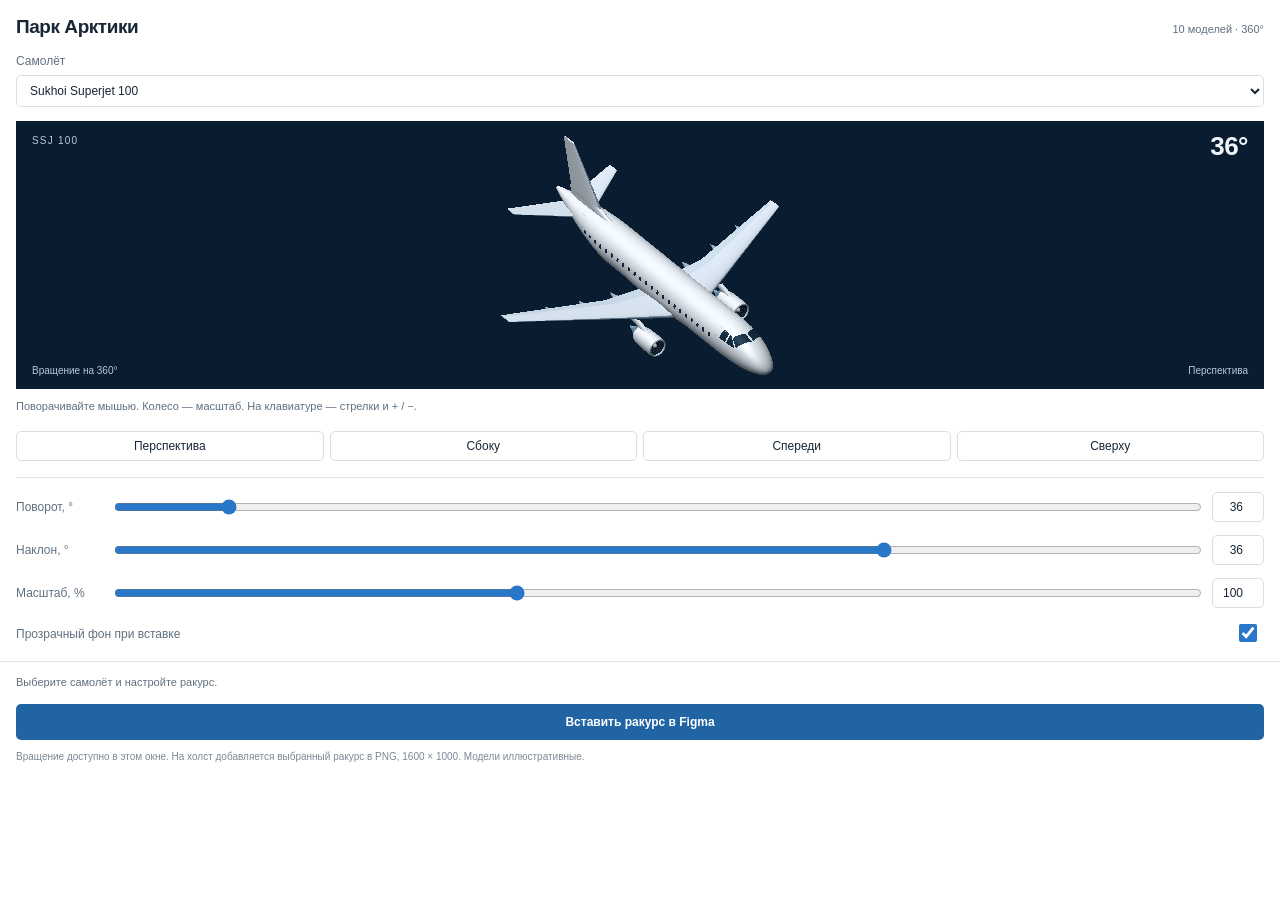
<file: figma-plugin/ui.html>
<!doctype html>
<html lang="ru">
<head>
  <meta charset="utf-8">
  <meta name="viewport" content="width=device-width, initial-scale=1">
  <title>Парк Арктики — 360°</title>
  <script>
    try { window.localStorage.getItem('x'); } catch (_) {
      const store = new Map();
      Object.defineProperty(window, 'localStorage', { configurable: true, value: {
        getItem: key => store.has(key) ? store.get(key) : null,
        setItem: (key, value) => store.set(key, String(value)),
        removeItem: key => store.delete(key), clear: () => store.clear(),
        key: index => Array.from(store.keys())[index] ?? null,
        get length() { return store.size; }
      }});
    }
  </script>
  <style>
    * { box-sizing: border-box; }
    :root { color-scheme: light dark; }
    html, body { margin: 0; background: var(--figma-color-bg, #fff); color: var(--figma-color-text, #182636); font-family: var(--font-family, Inter, Arial, sans-serif); font-size: 12px; }
    fig-content, fig-footer, fig-group, fig-field { display: block; }
    #plugin-root { min-height: 700px; }
    fig-content { padding: var(--spacer-4, 16px); }
    .heading { display: flex; justify-content: space-between; align-items: baseline; margin-bottom: 16px; }
    .heading h1 { margin: 0; font-size: 19px; letter-spacing: -.45px; font-weight: 700; }
    .heading span { color: var(--figma-color-text-secondary, #607181); font-size: 11px; }
    fig-field > label { display: block; margin-bottom: 7px; color: var(--figma-color-text-secondary, #607181); font-weight: 500; }
    fig-dropdown, fig-slider { display: block; width: 100%; }
    #stage { position: relative; height: 268px; background: #0a1c30; margin-top: 14px; overflow: hidden; }
    #canvas { display: block; width: 100%; height: 100%; cursor: grab; touch-action: none; outline: none; }
    #canvas:active { cursor: grabbing; }
    #canvas:focus-visible { outline: 2px solid #8bc5f4; outline-offset: -3px; }
    .stage-label { position: absolute; z-index: 1; left: 16px; top: 14px; pointer-events: none; color: #b5c9db; font-size: 10px; letter-spacing: .12em; text-transform: uppercase; }
    .stage-angle { position: absolute; z-index: 1; right: 16px; top: 10px; pointer-events: none; color: #f1f5f8; font-size: 26px; font-weight: 650; font-variant-numeric: tabular-nums; letter-spacing: -.5px; }
    .stage-bottom { position: absolute; bottom: 13px; left: 16px; right: 16px; display: flex; justify-content: space-between; pointer-events: none; color: #b5c9db; font-size: 10px; }
    .instruction { color: var(--figma-color-text-secondary, #607181); line-height: 1.5; margin: 9px 0 16px; font-size: 11px; }
    .quick-views { display: flex; gap: 6px; margin: 0 0 16px; }
    .quick-views fig-button { flex: 1; }
    fig-group { border-top: 1px solid var(--figma-color-border, #dfe5ea); padding-top: 14px; }
    .controls { display: grid; gap: 13px; }
    .controls fig-field { display: grid; grid-template-columns: 82px minmax(0, 1fr); align-items: center; gap: 14px; }
    .controls fig-field > label { margin: 0; }
    .export-field { display: flex; justify-content: space-between; gap: 16px; margin-top: 16px; align-items: center; }
    .export-field label { margin: 0; }
    fig-footer { border-top: 1px solid var(--figma-color-border, #dfe5ea); padding: 13px var(--spacer-4, 16px) 16px; }
    #status { min-height: 18px; display: block; color: var(--figma-color-text-secondary, #607181); line-height: 1.45; margin-bottom: 11px; font-size: 11px; }
    #status.error { color: var(--figma-color-text-danger, #c52b2b); }
    #insert { display: block; width: 100%; }
    .note { font-size: 10px; line-height: 1.45; color: var(--figma-color-text-tertiary, #7c8997); margin: 10px 0 0; }
    @media (prefers-color-scheme: dark) { html:not(.figma-light) { color-scheme: dark; } }
  </style>
</head>
<body>
  <div id="plugin-root">
    <fig-content>
      <div class="heading"><h1>Парк Арктики</h1><span>10 моделей · 360°</span></div>
      <fig-field><label for="aircraft">Самолёт</label><fig-dropdown id="aircraft" value="ssj100" aria-label="Самолёт">
        <option value="ssj100">Sukhoi Superjet 100</option>
        <option value="boeing737">Boeing 737</option>
        <option value="a320">Airbus A320</option>
        <option value="crj">Bombardier CRJ 100/200</option>
        <option value="an24">Ан-24</option>
        <option value="embraer">Embraer 170/190</option>
        <option value="dhc8">De Havilland DHC-8-300</option>
        <option value="atr">ATR 42/72</option>
        <option value="yak42">Як-42</option>
        <option value="an26">Ан-26</option>
      </fig-dropdown></fig-field>
      <div id="stage">
        <span class="stage-label" id="stage-name">SSJ 100</span><span class="stage-angle" id="angle-label">36°</span>
        <canvas id="canvas" tabindex="0" role="img" aria-label="Объёмная модель самолёта. Стрелки влево и вправо поворачивают её; вверх и вниз изменяют наклон."></canvas>
        <div class="stage-bottom"><span>Вращение на 360°</span><span id="view-label">Перспектива</span></div>
      </div>
      <p class="instruction">Поворачивайте мышью. Колесо — масштаб. На клавиатуре — стрелки и + / −.</p>
      <div class="quick-views" aria-label="Готовые ракурсы">
        <fig-button data-view="perspective">Перспектива</fig-button>
        <fig-button data-view="side">Сбоку</fig-button>
        <fig-button data-view="front">Спереди</fig-button>
        <fig-button data-view="top">Сверху</fig-button>
      </div>
      <fig-group name="Ракурс"><div class="controls">
        <fig-field><label for="yaw">Поворот, °</label><fig-slider text id="yaw" min="0" max="360" step="1" value="36" aria-label="Поворот в градусах"></fig-slider></fig-field>
        <fig-field><label for="pitch">Наклон, °</label><fig-slider text id="pitch" min="-60" max="75" step="1" value="36" aria-label="Наклон в градусах"></fig-slider></fig-field>
        <fig-field><label for="zoom">Масштаб, %</label><fig-slider text id="zoom" min="65" max="160" step="1" value="100" aria-label="Масштаб в процентах"></fig-slider></fig-field>
      </div></fig-group>
      <fig-field class="export-field"><label for="transparent">Прозрачный фон при вставке</label><fig-switch id="transparent" value="true" aria-label="Прозрачный фон при вставке"></fig-switch></fig-field>
    </fig-content>
    <fig-footer>
      <label id="status" role="status" aria-live="polite">Выберите самолёт и настройте ракурс.</label>
      <fig-button id="insert" type="submit">Вставить ракурс в Figma</fig-button>
      <p class="note">Вращение доступно в этом окне. На холст добавляется выбранный ракурс в PNG, 1600 × 1000. Модели иллюстративные.</p>
    </fig-footer>
  </div>
  <script>
/* Standalone preview fallback. Figma injects PropsKit into the plugin iframe. */
(() => {
  if (window.parent !== window) return;
  const css = `:host{font:inherit;color:inherit}*{box-sizing:border-box}input,select,button{font:inherit;color:var(--figma-color-text,#182636)}input,select{accent-color:var(--figma-color-bg-brand,#2877c8)}input[type=range]{width:100%;min-width:40px;cursor:pointer}select{width:100%;height:32px;border:1px solid var(--figma-color-border,#d8e0e7);border-radius:5px;padding:0 9px;background:var(--figma-color-bg,#fff)}input[type=number]{width:52px;height:30px;border:1px solid var(--figma-color-border,#d8e0e7);border-radius:5px;padding:3px 5px;background:var(--figma-color-bg,#fff);text-align:right}button{width:100%;min-height:30px;border:1px solid var(--figma-color-border,#d8e0e7);border-radius:5px;background:var(--figma-color-bg,#fff);padding:6px 10px;cursor:pointer;white-space:nowrap}button:hover{background:var(--figma-color-bg-hover,#edf2f6)}button:disabled{opacity:.5;cursor:wait}:host([type=submit]) button{background:var(--figma-color-bg-brand,#2164a4);color:var(--figma-color-text-onbrand,#fff);border-color:transparent;font-weight:600;min-height:36px}button:focus-visible,input:focus-visible,select:focus-visible{outline:2px solid var(--figma-color-border-selected,#4a92d7);outline-offset:2px}.slider{display:flex;gap:8px;align-items:center}.switch{width:32px;height:18px;margin:0;cursor:pointer}`;
  const emit = (host, type) => host.dispatchEvent(new Event(type, { bubbles: true }));
  if (!customElements.get('fig-dropdown')) customElements.define('fig-dropdown', class extends HTMLElement {
    connectedCallback() {
      if (this.shadowRoot) return;
      const root = this.attachShadow({ mode: 'open' }); root.innerHTML = '<style>' + css + '</style><select></select>'; this.input = root.querySelector('select');
      this.input.setAttribute('aria-label', this.getAttribute('aria-label') || 'Выбор');
      const update = () => { const old = this.input.value; this.input.innerHTML = ''; for (const option of this.querySelectorAll('option')) this.input.appendChild(option.cloneNode(true)); this.input.value = this._value || old || this.input.options[0]?.value || ''; };
      new MutationObserver(update).observe(this, { childList: true, subtree: true }); update();
      this.input.addEventListener('change', () => { this._value = this.input.value; emit(this, 'change'); });
    }
    get value() { return this.input?.value || this._value || ''; }
    set value(value) { this._value = String(value); if (this.input) this.input.value = this._value; }
  });
  if (!customElements.get('fig-slider')) customElements.define('fig-slider', class extends HTMLElement {
    connectedCallback() {
      if (this.shadowRoot) return;
      const root = this.attachShadow({ mode: 'open' }); root.innerHTML = '<style>' + css + '</style><div class="slider"><input type="range"><input type="number"></div>';
      this.inputs = [...root.querySelectorAll('input')];
      for (const input of this.inputs) {
        for (const attr of ['min', 'max', 'step']) input.setAttribute(attr, this.getAttribute(attr) || (attr === 'step' ? '1' : '0'));
        input.setAttribute('aria-label', this.getAttribute('aria-label') || 'Значение');
        for (const type of ['input', 'change']) input.addEventListener(type, () => { this.value = input.value; emit(this, type); });
      }
      this.value = this._value || this.getAttribute('value') || '0';
    }
    get value() { return this._value || '0'; }
    set value(value) { this._value = String(value); for (const input of this.inputs || []) input.value = this._value; }
  });
  if (!customElements.get('fig-switch')) customElements.define('fig-switch', class extends HTMLElement {
    connectedCallback() {
      if (this.shadowRoot) return;
      const root = this.attachShadow({ mode: 'open' }); root.innerHTML = '<style>' + css + '</style><input type="checkbox" role="switch" class="switch">'; this.input = root.querySelector('input');
      this.input.setAttribute('aria-label', this.getAttribute('aria-label') || 'Переключатель');
      this.value = this._value ?? this.getAttribute('value') === 'true';
      this.input.addEventListener('change', () => { this._value = this.input.checked; emit(this, 'change'); });
    }
    get value() { return this.input ? this.input.checked : this._value; }
    set value(value) { this._value = value === true || value === 'true'; if (this.input) this.input.checked = this._value; }
  });
  if (!customElements.get('fig-button')) customElements.define('fig-button', class extends HTMLElement {
    static get observedAttributes() { return ['disabled']; }
    connectedCallback() {
      if (this.shadowRoot) return;
      const root = this.attachShadow({ mode: 'open' }); root.innerHTML = '<style>' + css + '</style><button type="button"><slot></slot></button>'; this.input = root.querySelector('button'); this.input.disabled = this.hasAttribute('disabled');
    }
    attributeChangedCallback() { if (this.input) this.input.disabled = this.hasAttribute('disabled'); }
    get disabled() { return this.hasAttribute('disabled'); }
    set disabled(value) { this.toggleAttribute('disabled', Boolean(value)); }
  });
})();

  </script>
  <script>
  /* Aircraft geometry and portable 3D renderer. No libraries or network.
   Sizes are in metres and follow published dimensions of each type:
   fuselage, wing planform with kink and dihedral, winglets, nacelles,
   propellers and tail. Surfaces are simplified, so the models stay
   illustrations rather than engineering drawings. */
(function(root){
  'use strict';
  const PI=Math.PI,TAU=PI*2,DEG=PI/180;
  const add=(a,b)=>[a[0]+b[0],a[1]+b[1],a[2]+b[2]];
  const sub=(a,b)=>[a[0]-b[0],a[1]-b[1],a[2]-b[2]];
  const mul=(a,s)=>[a[0]*s,a[1]*s,a[2]*s];
  const cross=(a,b)=>[a[1]*b[2]-a[2]*b[1],a[2]*b[0]-a[0]*b[2],a[0]*b[1]-a[1]*b[0]];
  const dot=(a,b)=>a[0]*b[0]+a[1]*b[1]+a[2]*b[2];
  const len=a=>Math.hypot(a[0],a[1],a[2]);
  const norm=a=>{const l=len(a)||1;return [a[0]/l,a[1]/l,a[2]/l];};
  const clamp=(x,a,b)=>Math.max(a,Math.min(b,x));
  const mix=(a,b,t)=>a+(b-a)*t;
  const smooth=t=>{t=clamp(t,0,1);return t*t*(3-2*t);};
  const spow=(v,p)=>(v<0?-1:1)*Math.pow(Math.abs(v),p);
  const lin=(a,b,n)=>Array.from({length:n+1},(_,i)=>a+(b-a)*i/n);
  const se=(s,m)=>Math.pow(1-Math.pow(1-clamp(s,0,1),m),1/m);
  const bump=(x,a,b,r)=>smooth((x-a)/r)*smooth((b-x)/r);
  /* Monotone cubic through [x,y] knots (Fritsch–Carlson), used for nacelle and fairing outlines. */
  function curve(k){
    const n=k.length,xs=k.map(p=>p[0]),ys=k.map(p=>p[1]),d=[],m=new Array(n);
    for(let i=0;i<n-1;i++)d.push((ys[i+1]-ys[i])/(xs[i+1]-xs[i]));
    m[0]=d[0];m[n-1]=d[n-2];
    for(let i=1;i<n-1;i++)m[i]=d[i-1]*d[i]<=0?0:(d[i-1]+d[i])/2;
    for(let i=0;i<n-1;i++){
      if(d[i]===0){m[i]=m[i+1]=0;continue;}
      const a=m[i]/d[i],b=m[i+1]/d[i],h=a*a+b*b;
      if(h>9){const t=3/Math.sqrt(h);m[i]=t*a*d[i];m[i+1]=t*b*d[i];}
    }
    return x=>{
      if(x<=xs[0])return ys[0];if(x>=xs[n-1])return ys[n-1];
      let i=0;while(x>xs[i+1])i++;
      const h=xs[i+1]-xs[i],t=(x-xs[i])/h,t2=t*t,t3=t2*t;
      return (2*t3-3*t2+1)*ys[i]+(t3-2*t2+t)*h*m[i]+(-2*t3+3*t2)*ys[i+1]+(t3-t2)*h*m[i+1];
    };
  }

  /* z is measured from the nose rearwards; x is the span (left wing positive), y is up.
     wing.plan: [span station, leading edge, chord]; engines: x, y of the axis, z of the intake lip. */
  const catalog=[
    {id:'ssj100',name:'Sukhoi Superjet 100',family:'SSJ 100',length:29.94,span:27.8,
      body:{d:3.46,top:1.02,nose:[5.0,6.6,5.6],noseY:-.3,shape:[1.6,2.3,2.1],tail:8.6,tailY:.5,tailR:.09,cockpit:'jet'},
      windows:{n:23,from:6.2,to:24.0,y:.25,w:.26,h:.37},doors:[[4.6,.82],[24.5,.78]],
      wing:{y:-.55,dihedral:[5],tc:[.14,.12,.1],plan:[[1.73,11.5,4.9],[5,13.17,3.23],[13.9,17.7,1.2]],canoes:[3.7,6.8,9.8]},
      engine:{type:'fan',x:4.3,y:-2.05,z:9.8,r:.86,len:3.7},
      htail:{span:10.6,root:3.1,tip:1.05,sweep:33,dihedral:6,z:25.4,y:.24},
      vtail:{h:5.0,root:4.8,tip:1.55,sweep:40,z:23.4,fillet:[20.8,.52]}},
    {id:'boeing737',name:'Boeing 737',family:'Boeing 737',length:39.47,span:35.79,
      body:{d:3.76,top:1.13,nose:[5.4,8.0,6.6],noseY:-.38,shape:[1.5,2.2,2.0],tail:10.8,tailY:.44,tailR:.1,cockpit:'jet'},
      windows:{n:34,from:6.4,to:33.4,y:.27,w:.25,h:.36},doors:[[5.0,.86],[33.8,.86]],
      wing:{y:-.58,dihedral:[6],tc:[.15,.125,.105],plan:[[1.88,14.9,6.1],[5.6,16.88,4.12],[17.16,23.03,1.3]],canoes:[6.9,10.2,13.3],
        tip:{h:2.44,cant:16,sweep:44,chord:.6,r:.75}},
      engine:{type:'fan',x:4.95,y:-1.98,z:13.1,r:1.03,len:3.75,flat:.17},
      htail:{span:14.35,root:3.9,tip:1.25,sweep:35,dihedral:7,z:33.7,y:.2},
      vtail:{h:6.5,root:5.9,tip:1.65,sweep:39,z:31.1,fillet:[26.0,.64]}},
    {id:'a320',name:'Airbus A320',family:'Airbus A320',length:37.57,span:35.8,
      body:{d:3.95,top:1.09,nose:[5.3,7.4,6.2],noseY:-.27,shape:[1.65,2.3,2.15],tail:10.4,tailY:.48,tailR:.1,cockpit:'jet'},
      windows:{n:30,from:6.9,to:32.4,y:.25,w:.25,h:.37},doors:[[5.0,.86],[33.0,.86]],
      wing:{y:-.5,dihedral:[5.1],tc:[.155,.125,.108],plan:[[1.975,13.7,6],[6.3,15.9,3.8],[17.05,21.38,1.5]],canoes:[7.3,10.4,13.4],
        tip:{h:2.43,cant:12,sweep:52,chord:.45,r:.95}},
      engine:{type:'fan',x:5.75,y:-2.1,z:12.7,r:1.12,len:4.3},
      htail:{span:12.45,root:3.7,tip:1.25,sweep:32,dihedral:6,z:32.4,y:.22},
      vtail:{h:5.87,root:5.6,tip:1.95,sweep:37,z:30.2,fillet:[28.2,.38]}},
    {id:'crj',name:'Bombardier CRJ 100/200',family:'CRJ 100/200',length:26.77,span:21.21,
      body:{d:2.69,top:1,nose:[4.9,6.6,5.5],noseY:-.24,shape:[1.5,2.2,2.0],tail:7.9,tailY:.45,tailR:.09,cockpit:'jet'},
      windows:{n:14,from:5.4,to:17.4,y:.24,w:.28,h:.4},doors:[[3.9,.82]],
      wing:{y:-.58,dihedral:[3],tc:[.14,.12,.1],plan:[[1.345,12.2,4],[3.9,13.67,2.53],[10,17.2,.95]],
        tip:{h:1.1,cant:22,sweep:50,chord:.42,r:.25}},
      engine:{type:'fan',mount:'rear',x:2.43,y:.42,z:18.4,r:.66,len:3.3,fanExit:.9},
      htail:{tee:true,span:6.35,root:2.1,tip:.95,sweep:35,dihedral:-2},
      vtail:{h:2.85,root:3.9,tip:2.25,sweep:45,z:20.4,fillet:[18.9,.32]}},
    {id:'an24',name:'Ан-24',family:'Ан-24',length:23.53,span:29.2,
      body:{d:2.9,top:1,nose:[3.9,5.4,4.6],noseY:-.14,shape:[1.9,2.4,2.2],tail:7.0,tailY:.62,tailR:.1,cockpit:'soviet'},
      windows:{n:13,from:4.9,to:15.6,y:.22,w:.38,h:.38,round:true},doors:[[16.9,.75]],
      wing:{high:true,y:1.51,dihedral:[.5,-2],tc:[.18,.16,.13],plan:[[0,9.2,3.5],[4.6,9.2,3.4],[14.6,10.39,1.25]]},
      engine:{type:'prop',x:3.95,blades:4,radius:1.95,spinner:.36,axis:1.24,
        nacelle:[[6.15,1.62,.86,.36],[6.9,1.86,.6,.56],[8.0,1.99,.32,.62],[10.6,1.99,.22,.62],[12.6,1.88,.28,.57],[14.5,1.55,.62,.38],[15.9,1.3,1.06,.1]]},
      htail:{span:9.08,root:2.7,tip:1.15,sweep:12,dihedral:9,z:19.7,y:.3},
      vtail:{h:4.2,root:4.4,tip:1.55,sweep:33,z:17.9,fillet:[13.7,.8]}},
    {id:'embraer',name:'Embraer 170/190',family:'Embraer E-Jet',length:31.68,span:26,
      body:{d:3.01,top:1.18,nose:[3.9,5.4,4.6],noseY:-.22,shape:[1.75,2.3,2.1],tail:7.9,tailY:.48,tailR:.1,cockpit:'jet'},
      windows:{n:22,from:5.4,to:24.6,y:.3,w:.26,h:.38},doors:[[3.9,.82],[25.7,.78]],
      wing:{y:-.6,dihedral:[5],tc:[.145,.12,.1],plan:[[1.505,12.3,4.7],[4.6,13.88,3.12],[12.2,17.75,1.3]],canoes:[6.1,8.6,10.7],
        tip:{h:1.6,cant:15,sweep:42,chord:.55,r:.4}},
      engine:{type:'fan',x:4.65,y:-1.72,z:11.3,r:.82,len:3.4},
      htail:{span:10,root:2.9,tip:1.1,sweep:33,dihedral:7,z:26.6,y:.26},
      vtail:{h:5,root:4.9,tip:1.6,sweep:42,z:24.6,fillet:[20.8,.58]}},
    {id:'dhc8',name:'De Havilland DHC-8-300',family:'DHC-8',length:25.68,span:27.43,
      body:{d:2.69,top:1,nose:[4.6,6.2,5.2],noseY:-.28,shape:[1.55,2.3,2.0],tail:8.2,tailY:.6,tailR:.09,cockpit:'turbo'},
      windows:{n:15,from:5.0,to:17.6,y:.22,w:.3,h:.42},doors:[[3.6,.78],[18.7,1.25]],
      wing:{high:true,y:1.445,dihedral:[0,2.5],tc:[.18,.17,.135],plan:[[0,10,2.75],[4.2,10,2.7],[13.7,10.5,1.25]]},
      engine:{type:'prop',x:4.1,blades:4,radius:1.98,spinner:.31,axis:1.12,
        nacelle:[[7.55,1.43,.81,.31],[8.3,1.77,.5,.47],[9.6,1.86,.26,.5],[12.5,1.81,.22,.5],[14.6,1.63,.42,.4],[16.8,1.32,1.04,.1]]},
      htail:{tee:true,span:7.9,root:2.25,tip:1.2,sweep:20,dihedral:0},
      vtail:{h:3.75,root:4.6,tip:2.6,sweep:35,z:19.1,fillet:[15.6,.62]}},
    {id:'atr',name:'ATR 42/72',family:'ATR 42/72',length:22.67,span:24.57,
      body:{d:2.865,top:1,nose:[3.8,5.4,4.5],noseY:-.22,shape:[1.7,2.4,2.1],tail:8.0,tailY:.7,tailR:.08,flat:2.35,cockpit:'turbo'},
      windows:{n:13,from:4.9,to:14.9,y:.22,w:.3,h:.42},doors:[[3.8,1.4],[16.0,.8]],
      wing:{high:true,y:1.57,dihedral:[0,2.5],tc:[.18,.165,.13],plan:[[0,8.9,2.6],[4.1,8.9,2.57],[12.3,9.34,1.4]]},
      engine:{type:'prop',x:4.05,blades:6,radius:1.965,spinner:.32,axis:1.24,scimitar:true,
        nacelle:[[6.65,1.56,.92,.32],[7.3,1.73,.66,.45],[8.5,1.79,.48,.47],[10.4,1.71,.52,.46],[11.6,1.56,.85,.32],[12.4,1.43,1.22,.1]]},
      sponson:{x:1.25,from:8.0,to:13.9,knots:[[8.0,-.45,-.7,.05],[8.7,-.16,-.94,.44],[10.2,-.12,-.99,.52],[12.6,-.16,-.97,.5],[13.9,-.42,-.78,.05]]},
      htail:{tee:true,span:7.31,root:2,tip:1.1,sweep:12,dihedral:0},
      vtail:{h:3.9,root:4.5,tip:2.15,sweep:34,z:16.2,fillet:[12.5,.72]}},
    {id:'yak42',name:'Як-42',family:'Як-42',length:36.38,span:34.88,
      body:{d:3.8,top:1,nose:[5.0,6.8,5.8],noseY:-.2,shape:[1.85,2.3,2.15],tail:9.4,tailY:.28,tailR:.3,tailPowT:2.4,cockpit:'soviet'},
      windows:{n:27,from:6.6,to:24.6,y:.25,w:.26,h:.37},doors:[[5.0,.86]],
      wing:{y:-.55,dihedral:[2.5],tc:[.15,.13,.11],plan:[[1.9,15.4,6.3],[6,17.36,4.7],[17.44,22.81,1.65]]},
      engine:{type:'fan',mount:'rear',x:3.11,y:.45,z:25.0,r:.86,len:4.3,fanExit:.93,
        intake:{z:24.6,knots:[[24.6,3.02,1.62,.76],[25.8,3.08,1.6,.74],[27.4,2.95,1.6,.56],[29.6,2.66,1.6,.28]]}},
      htail:{tee:true,span:11.6,root:3.5,tip:1.4,sweep:38,dihedral:0},
      vtail:{h:4.6,root:6.2,tip:3.2,sweep:42,z:27.1}},
    {id:'an26',name:'Ан-26',family:'Ан-26',length:23.8,span:29.2,
      body:{d:2.9,top:1,nose:[3.9,5.4,4.6],noseY:-.14,shape:[1.9,2.4,2.2],tail:10.5,tailTop:4.6,tailWidth:8.6,tailY:.8,tailR:.12,tailPowB:1.05,ramp:3.2,cockpit:'soviet'},
      windows:{n:5,from:5.9,to:11.2,y:.22,w:.38,h:.38,round:true},doors:[[15.6,.8]],blister:{z:3.9,y:.28,r:.34},
      wing:{high:true,y:1.51,dihedral:[.5,-2],tc:[.18,.16,.13],plan:[[0,9.3,3.5],[4.6,9.3,3.4],[14.6,10.49,1.25]]},
      engine:{type:'prop',x:3.95,blades:4,radius:1.95,spinner:.36,axis:1.24,jet:true,
        nacelle:[[6.25,1.62,.86,.36],[7.0,1.86,.6,.56],[8.1,1.99,.32,.62],[10.7,1.99,.22,.62],[12.7,1.88,.28,.57],[14.6,1.55,.62,.38],[16.0,1.3,1.06,.12]]},
      strakes:{from:15.9,to:21.6,x:.62,h:.55,cant:40},
      htail:{span:9.97,root:2.8,tip:1.2,sweep:12,dihedral:9,z:20.1,y:.72},
      vtail:{h:4.35,root:4.6,tip:1.55,sweep:33,z:17.6,fillet:[13.1,.84]}}
  ];
  const palette={paint:[234,240,246],wing:[219,231,242],flap:[205,220,234],belly:[160,185,209],edge:[139,169,195],glass:[20,44,65],dark:[18,32,45],metal:[104,133,157],blue:[101,164,217],lip:[196,210,223],prop:[34,48,62],seam:[201,213,226]};
  const modelCache=new Map();
  const naca=(x,t)=>5*t*(.2969*Math.sqrt(Math.max(0,x))-.126*x-.3516*x*x+.2843*x*x*x-.1036*x*x*x*x);

  function createModel(id){
    if(modelCache.has(id))return modelCache.get(id);
    const spec=catalog.find(s=>s.id===id||s.family===id||s.name===id)||catalog[0];
    const L=spec.length,B=spec.body,R=B.d/2,TOP=(B.top||1)*R;
    const Z=zn=>L/2-zn;
    /* Triangles go straight into flat arrays: 9 coordinates, a face normal, 3 vertex normals and a colour. */
    const Pp=[],Nn=[],VNn=[],Cc=[];
    function tri(a,b,c,col,vn,out){
      let n=cross(sub(b,a),sub(c,a));const l=len(n);if(l<1e-9)return;n=mul(n,1/l);
      const ref=vn?add(add(vn[0],vn[1]),vn[2]):out;
      if(ref&&dot(n,ref)<0)n=mul(n,-1);
      const v=vn||[n,n,n],k=palette[col]||palette.paint;
      Pp.push(a[0],a[1],a[2],b[0],b[1],b[2],c[0],c[1],c[2]);Nn.push(n[0],n[1],n[2]);
      VNn.push(v[0][0],v[0][1],v[0][2],v[1][0],v[1][1],v[1][2],v[2][0],v[2][1],v[2][2]);Cc.push(k[0],k[1],k[2]);
    }
    function quad(a,b,c,d,col,vn,out){tri(a,b,c,col,vn&&[vn[0],vn[1],vn[2]],out);tri(a,c,d,col,vn&&[vn[0],vn[2],vn[3]],out);}
    function both(a,b,c,d,col,out){quad(a,b,c,d,col,null,out);quad(a,b,c,d,col,null,mul(out,-1));}
    /* Parametric patch with vertex normals from finite differences on the surface function. */
    function surface(fn,us,vs,col,opt){
      opt=opt||{};
      const nu=us.length,nv=vs.length,u0=us[0],u1=us[nu-1],v0=vs[0],v1=vs[nv-1];
      const eu=Math.abs(u1-u0)*(opt.eps||2e-4),ev=Math.abs(v1-v0)*(opt.eps||2e-4);
      const P=us.map(u=>vs.map(v=>fn(u,v)));
      const N=us.map(u=>vs.map(v=>{
        const ua=Math.max(u0,u-eu),ub=Math.min(u1,u+eu);
        let va=v-ev,vb=v+ev;if(!opt.closed){va=Math.max(v0,va);vb=Math.min(v1,vb);}
        let n=cross(sub(fn(ub,v),fn(ua,v)),sub(fn(u,vb),fn(u,va)));
        if(len(n)<1e-14)n=opt.tip?opt.tip(u,v):[0,0,1];
        n=norm(n);return opt.flip?mul(n,-1):n;
      }));
      for(let i=0;i<nu-1;i++)for(let j=0;j<nv-1;j++){
        const c=typeof col==='function'?col((us[i]+us[i+1])/2,(vs[j]+vs[j+1])/2,i,j):col;
        if(c)quad(P[i][j],P[i+1][j],P[i+1][j+1],P[i][j+1],c,[N[i][j],N[i+1][j],N[i+1][j+1],N[i][j+1]]);
      }
      return {P,N};
    }
    function disk(center,radius,axis,col,n,ry){
      const a=norm(axis),t1=norm(Math.abs(a[1])<.9?cross(a,[0,1,0]):cross(a,[1,0,0])),t2=cross(a,t1),k=n||20;
      for(let i=0;i<k;i++){
        const p=j=>add(center,add(mul(t1,radius*Math.cos(j*TAU/k)),mul(t2,(ry||radius)*Math.sin(j*TAU/k))));
        tri(center,p(i),p(i+1),col,null,a);
      }
    }
    /* Surface of revolution around an axis parallel to z; mer: [z, r] from front to back. */
    function revolve(cx,cy,mer,col,opt){
      opt=opt||{};const k=opt.k||(()=>1),m=mer.length;
      const fn=(u,t)=>{const i=Math.min(m-2,Math.floor(u)),f=u-i,r=mix(mer[i][1],mer[i+1][1],f)*k(t);
        return [cx+r*Math.cos(t),cy+r*Math.sin(t),mix(mer[i][0],mer[i+1][0],f)];};
      return surface(fn,lin(0,m-1,m-1),lin(0,TAU,opt.seg||22),col,{closed:true,flip:opt.flip,eps:.004,tip:opt.tip});
    }

    /* ---------- fuselage ---------- */
    const [mT,mB,mW]=B.shape||[1.7,2.3,2.1],[nT,nBt,nWd]=B.nose,y0=(B.noseY||0)*R;
    const tB=B.tail,tT=B.tailTop||B.tail,tW=B.tailWidth||B.tail,yT=(B.tailY||.5)*R,rT=(B.tailR||.1)*R;
    const W=spec.wing,plan=W.plan;
    const wingLE=plan[0][1],wingTE=plan[0][1]+plan[0][2];
    /* a high wing sits on a dorsal fairing that reaches its upper surface */
    const fair=W.high?Math.max(0,W.y+.5*W.tc[0]*plan[0][2]+.05*plan[0][2]-TOP-.04):0;
    function fusSec(zn){
      let yt=TOP,yb=-R,hw=R;
      if(zn<nT)yt=y0+(TOP-y0)*se(zn/nT,mT);
      if(zn<nBt)yb=y0-(y0+R)*se(zn/nBt,mB);
      if(zn<nWd)hw=R*se(zn/nWd,mW);
      const sb=(zn-(L-tB))/tB,st=(zn-(L-tT))/tT,sw=(zn-(L-tW))/tW;
      if(sb>0)yb=-R+(yT-rT+R)*Math.pow(sb,B.tailPowB||1.25);
      if(st>0)yt=TOP-(TOP-yT-rT)*Math.pow(st,B.tailPowT||2.1);
      if(sw>0)hw=R-(R-rT)*Math.pow(sw,B.tailPowW||1.7);
      const yw=(yt+yb)/2;let hl=hw,nb=B.flat||2,nt=2;
      if(W.high){const f=smooth((zn-wingLE+1.4)/1.4)*smooth((wingTE+2.6-zn)/2.4);yt+=fair*f;nt=2+1.9*f;}
      else{const b=bump(zn,wingLE-1.6,wingTE+2.1,1.7);yb-=R*.05*b;hl=hw*(1+.075*b);}
      if(B.ramp&&sb>0)nb=mix(nb,B.ramp,smooth(sb*3));
      return {yw,bU:yt-yw,bL:yw-yb,hu:hw,hl,nt,nb};
    }
    function fusPoint(zn,th){
      const s=fusSec(zn),c=Math.cos(th),si=Math.sin(th);
      if(si>=0)return [s.hu*spow(c,2/s.nt),s.yw+s.bU*spow(si,2/s.nt),Z(zn)];
      const hw=s.hu+(s.hl-s.hu)*Math.pow(-si,.8);
      return [hw*spow(c,2/s.nb),s.yw+s.bL*spow(si,2/s.nb),Z(zn)];
    }
    function fusNormal(zn,th){
      const e=.004;
      return norm(cross(sub(fusPoint(zn+e,th),fusPoint(Math.max(0,zn-e),th)),sub(fusPoint(zn,th+e),fusPoint(zn,th-e))));
    }
    const fusTop=zn=>{const s=fusSec(zn);return s.yw+s.bU;};
    const zs=[];
    for(let i=0;i<=16;i++)zs.push(nWd*Math.pow(i/16,1.7));
    const tailStart=L-Math.max(tB,tT,tW);
    for(let z=nWd+.9;z<tailStart;z+=1.15)zs.push(z);
    for(let i=0;i<=14;i++)zs.push(mix(tailStart,L,Math.pow(i/14,.85)));
    zs.sort((a,b)=>a-b);
    const zsU=zs.filter((z,i)=>i===0||z-zs[i-1]>.05);
    surface(fusPoint,zsU,lin(0,TAU,36),(zn,th)=>Math.sin(th)<-.5?'belly':'paint',{closed:true,tip:u=>u<L/2?[0,0,1]:[0,0,-1],eps:1e-4});
    {const s=fusSec(L),c=[0,s.yw,Z(L)];
      disk(c,rT,[0,0,-1],B.tailR>.2?'metal':'dark',20);
      if(B.tailR>.2)disk(add(c,[0,0,-.02]),rT*.78,[0,0,-1],'dark',20);}

    /* Decals sit 3 cm above the skin and follow its curvature. */
    function decal(corners,col,div){
      const d=div||1,pt=(a,b)=>{
        const zn=mix(mix(corners[0][0],corners[1][0],a),mix(corners[3][0],corners[2][0],a),b);
        const th=mix(mix(corners[0][1],corners[1][1],a),mix(corners[3][1],corners[2][1],a),b);
        return [add(fusPoint(zn,th),mul(fusNormal(zn,th),.03)),fusNormal(zn,th)];
      };
      for(let i=0;i<d;i++)for(let j=0;j<d;j++){
        const a=pt(i/d,j/d),b=pt((i+1)/d,j/d),c=pt((i+1)/d,(j+1)/d),e=pt(i/d,(j+1)/d);
        quad(a[0],b[0],c[0],e[0],col,null,a[1]);
      }
    }
    function oval(zn,th,hz,ht,col,off){
      const c=add(fusPoint(zn,th),mul(fusNormal(zn,th),off||.03)),n=fusNormal(zn,th);
      const k=10,p=i=>{const a=i*TAU/k;return add(fusPoint(zn+hz*Math.cos(a),th+ht*Math.sin(a)),mul(n,off||.03));};
      for(let i=0;i<k;i++)tri(c,p(i),p(i+1),col,null,n);
    }
    const thAt=(zn,y,side)=>{const s=fusSec(zn),q=(y-s.yw)/(y>=s.yw?s.bU:s.bL),e=y>=s.yw?s.nt:s.nb,a=Math.asin(clamp(spow(q,e/2),-1,1));return side>0?a:PI-a;};
    const win=spec.windows;
    for(const side of [1,-1])for(let k=0;k<win.n;k++){
      const zn=win.n>1?mix(win.from,win.to,k/(win.n-1)):win.from,th=thAt(zn,win.y*R,side);
      if(win.round)oval(zn,th,win.w/2,win.h/2/R,'glass');
      else{
        const hz=win.w/2,ht=win.h/2/R,cz=hz*.45,ct=ht*.4;
        const pts=[[zn-hz,th-ht+ct],[zn-hz+cz,th-ht],[zn+hz-cz,th-ht],[zn+hz,th-ht+ct],[zn+hz,th+ht-ct],[zn+hz-cz,th+ht],[zn-hz+cz,th+ht],[zn-hz,th+ht-ct]];
        const n=fusNormal(zn,th),c=add(fusPoint(zn,th),mul(n,.03)),P=pts.map(p=>add(fusPoint(p[0],p[1]),mul(n,.03)));
        for(let i=0;i<8;i++)tri(c,P[i],P[(i+1)%8],'glass',null,n);
      }
    }
    for(const [zn,wd] of spec.doors||[])for(const side of [1,-1]){
      const th0=thAt(zn,-.42*R,side),th1=thAt(zn,.78*R,side),e=.035/R,f=.035;
      decal([[zn,th0],[zn+wd,th0],[zn+wd,th0+side*e],[zn,th0+side*e]],'seam');
      decal([[zn,th1-side*e],[zn+wd,th1-side*e],[zn+wd,th1],[zn,th1]],'seam');
      decal([[zn,th0],[zn+f,th0],[zn+f,th1],[zn,th1]],'seam',3);
      decal([[zn+wd-f,th0],[zn+wd,th0],[zn+wd,th1],[zn+wd-f,th1]],'seam',3);
    }
    /* Flight deck glazing: corners in [share of the nose length, angle from the crown]. */
    const glass={
      jet:[[[.47,.06],[.58,.98],[.74,.7],[.65,.06]],[[.6,1.06],[.8,1.12],[.81,.64],[.76,.68]],[[.83,1.12],[.98,1.14],[.97,.66],[.84,.64]]],
      soviet:[[[.42,.06],[.5,.62],[.62,.5],[.58,.06]],[[.52,.7],[.6,1.02],[.7,.86],[.64,.56]],[[.63,1.04],[.82,1.1],[.82,.74],[.72,.86]],[[.85,1.08],[.98,1.1],[.97,.76],[.86,.74]]],
      turbo:[[[.47,.06],[.57,.98],[.72,.7],[.64,.06]],[[.6,1.06],[.81,1.12],[.82,.66],[.74,.7]],[[.84,1.12],[.98,1.14],[.97,.7],[.85,.68]]]
    }[B.cockpit||'jet'];
    for(const pane of glass)for(const side of [1,-1])
      decal(pane.map(([s,a])=>[s*nT,PI/2-side*a]),'glass',4);
    if(spec.blister){const b=spec.blister,th=thAt(b.z,b.y*R,1),n=fusNormal(b.z,th),c=fusPoint(b.z,th);
      const t1=[0,0,1],t2=norm(cross(n,t1));
      surface((u,v)=>add(c,add(mul(n,b.r*.62*Math.cos(u)),add(mul(t1,b.r*Math.sin(u)*Math.cos(v)),mul(t2,b.r*Math.sin(u)*Math.sin(v))))),lin(0,PI/2,5),lin(0,TAU,16),'glass',{closed:true,tip:()=>n});}

    /* ---------- lifting surfaces ---------- */
    /* Station: p = leading edge point, c = chord, t = thickness ratio, n = thickness axis, cam = camber. */
    function lift(st,paint,opt){
      opt=opt||{};const cnt=st.length;
      const S=u=>{const i=Math.min(cnt-2,Math.floor(u)),f=u-i,a=st[i],b=st[i+1];
        return {p:[mix(a.p[0],b.p[0],f),mix(a.p[1],b.p[1],f),mix(a.p[2],b.p[2],f)],c:mix(a.c,b.c,f),t:mix(a.t,b.t,f),
          n:norm([mix(a.n[0],b.n[0],f),mix(a.n[1],b.n[1],f),mix(a.n[2],b.n[2],f)]),cam:mix(a.cam||0,b.cam||0,f)};};
      const xc=v=>v<=1?(1+Math.cos(PI*v))/2:(1-Math.cos(PI*(v-1)))/2;
      const fn=(u,v)=>{const s=S(u),x=xc(v),h=(v<=1?1:-1)*naca(x,s.t)*s.c+s.cam*s.c*4*x*(1-x);
        return [s.p[0]+s.n[0]*h,s.p[1]+s.n[1]*h,s.p[2]+s.n[2]*h-x*s.c];};
      const span=sub(st[cnt-1].p,st[0].p),flip=dot(cross(span,[0,0,1]),st[Math.floor(cnt/2)].n)<0;
      const us=[0];
      for(let i=0;i<cnt-1;i++){const k=Math.max(opt.min||1,Math.ceil(len(sub(st[i+1].p,st[i].p))/(opt.step||1.4)));for(let j=1;j<=k;j++)us.push(i+j/k);}
      const vs=lin(0,2,2*(opt.chord||10));
      surface(fn,us,vs,paint,{flip,eps:2e-3});
      if(opt.cap!==false){
        const ue=cnt-1,out=norm(sub(st[cnt-1].p,st[cnt-2].p)),half=vs.filter(v=>v<=1);
        for(let k=0;k<half.length-1;k++){
          const col=typeof paint==='function'?paint(ue,half[k]):paint;
          quad(fn(ue,half[k]),fn(ue,half[k+1]),fn(ue,2-half[k+1]),fn(ue,2-half[k]),col==='flap'?'wing':col,null,out);
        }
      }
      return {fn,S};
    }
    const mirror=st=>st.map(s=>Object.assign({},s,{p:[-s.p[0],s.p[1],s.p[2]],n:[-s.n[0],s.n[1],s.n[2]]}));
    const bankN=phi=>[-Math.sin(phi),Math.cos(phi),0];
    const surfacePaint=(top,bottom,flaps,from)=>(u,v)=>{
      if(Math.abs(v-1)<.12&&u>=(from||0))return 'edge';
      if(v<1)return flaps&&(1+Math.cos(PI*v))/2>.73&&u<flaps?'flap':top;
      return bottom;
    };

    /* Wing */
    const dih=k=>(W.dihedral[Math.min(k,W.dihedral.length-1)])*DEG;
    const wst=[];{
      let y=W.high?W.y:W.y*R;
      if(plan[0][0]>.01){
        const [x0,z0,c0]=plan[0],[x1,z1]=plan[1],slope=(z1-z0)/(x1-x0),zc=z0-slope*x0;
        wst.push({x:0,y,zl:zc,c:z0+c0-zc,t:W.tc[0],phi:0});
      }
      plan.forEach(([x,zl,c],i)=>{
        if(i>0)y+=(x-plan[i-1][0])*Math.tan(dih(i-1));
        wst.push({x,y,zl,c,t:W.tc[Math.min(i,W.tc.length-1)],phi:dih(Math.max(0,i-1))});
      });
    }
    function wingAt(x){
      let i=0;while(i<wst.length-2&&x>wst[i+1].x)i++;
      const a=wst[i],b=wst[i+1],f=clamp((x-a.x)/(b.x-a.x),0,1);
      return {y:mix(a.y,b.y,f),zl:mix(a.zl,b.zl,f),c:mix(a.c,b.c,f),t:mix(a.t,b.t,f)};
    }
    const wingStations=wst.map(s=>({p:[s.x,s.y,Z(s.zl)],c:s.c,t:s.t,n:bankN(s.phi),cam:.018}));
    if(W.tip){
      const T=W.tip,last=wingStations[wingStations.length-1],phi0=wst[wst.length-1].phi,phi1=(90-T.cant)*DEG;
      const C=add(last.p,mul(bankN(phi0),T.r)),tanS=Math.tan(T.sweep*DEG),arc=T.r*(phi1-phi0);
      const rise=T.r*(Math.cos(phi0)-Math.cos(phi1)),straight=Math.max(.2,T.h-rise);
      const at=(p,s,c,phi)=>({p:[p[0],p[1],p[2]-s*tanS],c,t:.09,n:bankN(phi),cam:.008});
      for(let k=1;k<=6;k++){const a=mix(phi0,phi1,k/6);wingStations.push(at(sub(C,mul(bankN(a),T.r)),arc*k/6,mix(last.c,last.c*.9,k/6),a));}
      const base=wingStations[wingStations.length-1].p.slice(),dir=[Math.cos(phi1),Math.sin(phi1),0];
      for(const f of [.5,1]){const p=add(base,mul(dir,straight*f));p[2]+=arc*tanS;wingStations.push(at(p,arc+straight*f,mix(last.c*.9,T.chord,f),phi1));}
    }
    const flapLimit=wst.length-1,edgeFrom=W.high?R/plan[1][0]:0;
    lift(wingStations,surfacePaint('wing','belly',flapLimit,edgeFrom),{step:1.25,chord:11});
    lift(mirror(wingStations),surfacePaint('wing','belly',flapLimit,edgeFrom),{step:1.25,chord:11});
    /* Flap-track fairings under the trailing edge */
    for(const x of W.canoes||[]){
      const w=wingAt(x),zl=w.zl,c=w.c,yLow=w.y-naca(.6,w.t)*c*.9,r=.07*c+.08;
      for(const s of [1,-1])revolve(s*x,yLow-r*.25,[[Z(zl+.5*c),.05*r],[Z(zl+.6*c),.62*r],[Z(zl+.85*c),r],[Z(zl+1.1*c),.72*r],[Z(zl+1.27*c),.06*r]],'belly',{seg:12,k:t=>Math.sin(t)>0?.6:1});
    }

    /* Tail */
    const V=spec.vtail,H=spec.htail,tanV=Math.tan(V.sweep*DEG);
    const yr=fusTop(V.z),finTipY=yr+V.h,finTipZ=V.z+V.h*tanV;
    const fin=[{p:[0,yr-.45,Z(V.z-.45*tanV)],c:V.root,t:.11,n:[1,0,0]},{p:[0,finTipY,Z(finTipZ)],c:V.tip,t:.09,n:[1,0,0]}];
    lift(fin,(u,v)=>Math.abs(v-1)<.1?'edge':'paint',{step:1.2});
    if(V.fillet){
      const [zf,fh]=V.fillet,chordAt=y=>mix(V.root,V.tip,(y-yr)/V.h),yTopF=fusTop(zf);
      const teAt=y=>V.z+(y-yr)*tanV+chordAt(y);
      const s0={p:[0,yTopF-.35,Z(zf)],c:teAt(yr)-zf-.2,n:[1,0,0]};
      const ym=yr+fh*.42,zm=mix(zf,V.z+fh*.42*tanV,.8),s1={p:[0,ym,Z(zm)],c:teAt(ym)-zm-.1,n:[1,0,0]};
      const yt2=yr+fh,zt2=V.z+fh*tanV,s2={p:[0,yt2,Z(zt2)],c:chordAt(yt2)*.98,n:[1,0,0]};
      [s0,s1,s2].forEach(s=>s.t=.11*V.root/s.c*.95);
      lift([s0,s1,s2],'paint',{step:1,cap:false});
    }
    {
      const tee=H.tee,tanH=Math.tan(H.sweep*DEG),d=H.dihedral*DEG;
      const hy=tee?finTipY-.04:H.y*R,hz=tee?finTipZ+V.tip*.06:H.z,half=H.span/2;
      const hst=[{p:[0,hy,Z(hz)],c:H.root,t:.1,n:bankN(d)},{p:[half,hy+half*Math.tan(d),Z(hz+half*tanH)],c:H.tip,t:.09,n:bankN(d)}];
      const paint=surfacePaint('wing','belly',0);
      lift(hst,paint,{step:1.1});lift(mirror(hst),paint,{step:1.1});
      if(tee){const r=.13*R,z0=finTipZ-.55,z1=finTipZ+V.tip+.35;
        revolve(0,finTipY+.02,[[Z(z0),.02],[Z(z0+.25),.55*r],[Z(z0+.8),r],[Z(z1-.5),r*.9],[Z(z1),.04]],'paint',{seg:14});}
    }

    /* ---------- engines ---------- */
    const E=spec.engine;
    function fanNacelle(cx,cy,zl,r,ln,opt){
      opt=opt||{};const fe=opt.fanExit||.72,k=opt.flat?t=>1-opt.flat*Math.pow(Math.max(0,-Math.sin(t)),2):undefined;
      const z=d=>Z(zl+d);
      revolve(cx,cy,[[z(.17*r),.79*r],[z(.05*r),.82*r],[z(0),.88*r],[z(.09*r),.965*r],[z(.3*r),r],[z(.38*ln),r],[z(.6*ln),.95*r],[z(fe*ln),.8*r]],
        (u)=>u<3.2?'lip':'paint',{k,seg:24});
      revolve(cx,cy,[[z(.17*r),.79*r],[z(.6*r),.79*r]],'dark',{k,seg:20,flip:true});
      disk([cx,cy,z(.6*r)],.79*r,[0,0,1],'dark',20,k?.79*r*k(-PI/2):undefined);
      for(let i=0;i<18;i++){const a=i*TAU/18,b=a+.12,rr=.74*r,zz=z(.59*r);
        tri([cx+Math.cos(a)*r*.2,cy+Math.sin(a)*r*.2,zz],[cx+Math.cos(a+.25)*rr,cy+Math.sin(a+.25)*rr,zz],[cx+Math.cos(b+.25)*rr,cy+Math.sin(b+.25)*rr,zz],'metal',null,[0,0,1]);}
      revolve(cx,cy,[[z(.6*r-.001),.24*r],[z(.42*r),.17*r],[z(.3*r),.02]],'lip',{seg:14,flip:true,tip:()=>[0,0,1]});
      const cz=fe*ln,ce=Math.min(.97,fe+.17);
      revolve(cx,cy,[[z(cz),.8*r],[z(cz+.001),.56*r]],'dark',{k,seg:22});
      revolve(cx,cy,[[z(cz),.56*r],[z(ce*ln),.42*r]],'metal',{seg:18});
      revolve(cx,cy,[[z(ce*ln),.42*r],[z(ce*ln+.001),.3*r]],'dark',{seg:16});
      revolve(cx,cy,[[z(ce*ln),.3*r],[z(ce*ln+.12*ln),.16*r],[z(ce*ln+.2*ln),.02]],'edge',{seg:14,tip:()=>[0,0,-1]});
    }
    if(E.type==='fan'&&E.mount!=='rear'){
      for(const s of [1,-1]){
        const x=s*E.x;fanNacelle(x,E.y,E.z,E.r,E.len,{flat:E.flat});
        const w=wingAt(E.x),top=E.y+E.r*(E.flat?1:.98),zb=E.z+.2*E.len,cb=.78*E.len,zt=w.zl-.3,ct=w.c+.7;
        lift([{p:[x,top-.15,Z(zb)],c:cb,t:.38/cb,n:[1,0,0]},{p:[x,w.y,Z(zt)],c:ct,t:.38/ct,n:[1,0,0]}],'paint',{step:2,cap:false,chord:8});
      }
    }
    if(E.type==='fan'&&E.mount==='rear'){
      for(const s of [1,-1]){
        const x=s*E.x;fanNacelle(x,E.y,E.z,E.r,E.len,{fanExit:E.fanExit});
        const c=.5*E.len;
        lift([{p:[s*R*.5,E.y,Z(E.z+.3*E.len)],c,t:.3/c,n:[0,1,0]},{p:[x,E.y,Z(E.z+.3*E.len)],c,t:.3/c,n:[0,1,0]}],'paint',{step:2,cap:false,chord:8});
      }
      if(E.intake){
        const I=E.intake,k=I.knots,Yt=curve(k.map(q=>[q[0],q[1]])),Yb=curve(k.map(q=>[q[0],q[2]])),Hw=curve(k.map(q=>[q[0],q[3]]));
        const fn=(zn,th)=>{const yt=Yt(zn),yb=Yb(zn),yw=(yt+yb)/2,c=Math.cos(th),si=Math.sin(th);
          return [Hw(zn)*spow(c,2/2.4),yw+(yt-yw)*spow(si,2/2.4),Z(zn)];};
        surface(fn,lin(k[0][0],k[k.length-1][0],12),lin(0,TAU,24),(zn)=>zn<k[0][0]+.12?'lip':'paint',{closed:true});
        const ym=(k[0][1]+k[0][2])/2+.18;
        disk([0,ym,Z(I.z)+.015],k[0][3]*.82,[0,0,1],'dark',20,(k[0][1]-ym)*.8);
      }
    }
    if(E.type==='prop'){
      const k=E.nacelle,Yt=curve(k.map(q=>[q[0],q[1]])),Yb=curve(k.map(q=>[q[0],q[2]])),Hw=curve(k.map(q=>[q[0],q[3]]));
      const z0=k[0][0],z1=k[k.length-1][0],ex=2/2.3;
      for(const s of [1,-1]){
        const cx=s*E.x;
        const fn=(zn,th)=>{const yt=Yt(zn),yb=Yb(zn),yw=(yt+yb)/2,c=Math.cos(th),si=Math.sin(th);
          return [cx+Hw(zn)*spow(c,ex),yw+(yt-yw)*spow(si,ex),Z(zn)];};
        const zsN=lin(0,1,16).map(t=>mix(z0,z1,t*t*(1.6-.6*t)));
        surface(fn,zsN,lin(0,TAU,24),'paint',{closed:true,eps:5e-4});
        const zf=Z(z0),yc=(Yt(z0)+Yb(z0))/2;
        disk([cx,yc,zf+.005],Hw(z0)*1.02,[0,0,1],'paint',20,(Yt(z0)-yc)*1.02);
        disk([cx,(Yt(z1)+Yb(z1))/2,Z(z1)-.005],Hw(z1),[0,0,-1],E.jet&&s<0?'dark':'paint',14,(Yt(z1)-Yb(z1))/2);
        /* chin intake and outboard exhaust */
        const pm=(zn,th,o)=>{const p=fn(zn,th),q=fn(zn+.01,th),r2=fn(zn,th+.01);return add(p,mul(norm(cross(sub(q,p),sub(r2,p))),o));};
        const intake=[[z0+.22,-PI/2-.5],[z0+.62,-PI/2-.58],[z0+.62,-PI/2+.58],[z0+.22,-PI/2+.5]].map(([zz,t])=>pm(zz,t,.03));
        quad(intake[0],intake[1],intake[2],intake[3],'dark',null,[0,-1,.3]);
        const zx=wingTE-.4,tx=s>0?0:PI,exh=[[zx,tx-.22],[zx+.75,tx-.22],[zx+.75,tx+.22],[zx,tx+.22]].map(([zz,t])=>pm(zz,t,.03));
        quad(exh[0],exh[1],exh[2],exh[3],'dark',null,[s,0,0]);
        /* spinner and blades */
        const sr=E.spinner,ya=E.axis,ls=sr*2.3;
        revolve(cx,ya,[[zf+ls,.02],[zf+ls*.82,sr*.42],[zf+ls*.5,sr*.82],[zf+ls*.18,sr*.99],[zf,sr]],'lip',{seg:16,flip:true,tip:()=>[0,0,1]});
        const rp=E.radius,zp=zf+ls*.28,nb=E.blades,stn=[.15,.3,.45,.6,.75,.88,.96,1];
        for(let b=0;b<nb;b++){
          const a=b*TAU/nb+(nb===6?.25:.62),er=[Math.cos(a),Math.sin(a),0],et=[-Math.sin(a),Math.cos(a),0];
          const pts=stn.map(rho=>{
            const r=rho*rp,ch=rp*(rho>.99?.03:(E.scimitar?.05+.085*Math.sin(PI*Math.min(1,rho*1.02)):.07+.075*Math.sin(PI*Math.min(1,rho*.98)))),beta=(54-38*rho)*DEG;
            const sw=E.scimitar?.16*rp*rho*rho*rho:0,dir=add(mul(et,Math.cos(beta)),[0,0,Math.sin(beta)]);
            const c0=add(add([cx,ya,zp],mul(er,r)),mul(et,-sw));
            return [add(c0,mul(dir,-.42*ch)),add(c0,mul(dir,.58*ch))];
          });
          for(let i=0;i<pts.length-1;i++){
            const n=norm(cross(sub(pts[i+1][0],pts[i][0]),sub(pts[i][1],pts[i][0])));
            both(pts[i][0],pts[i+1][0],pts[i+1][1],pts[i][1],stn[i]>=.87?'paint':'prop',n);
          }
        }
      }
    }
    if(spec.sponson){
      const P=spec.sponson,k=P.knots,Yt=curve(k.map(q=>[q[0],q[1]*R])),Yb=curve(k.map(q=>[q[0],q[2]*R])),Hw=curve(k.map(q=>[q[0],q[3]]));
      for(const s of [1,-1]){
        const fn=(zn,th)=>{const yt=Yt(zn),yb=Yb(zn),yw=(yt+yb)/2,c=Math.cos(th),si=Math.sin(th);
          return [s*P.x+Hw(zn)*spow(c,2/2.6),yw+(yt-yw)*spow(si,2/2.6),Z(zn)];};
        surface(fn,lin(P.from,P.to,14),lin(0,TAU,22),(zn,th)=>Math.sin(th)<-.3?'belly':'paint',{closed:true,eps:5e-4});
      }
    }
    if(spec.strakes){
      const K=spec.strakes,ca=K.cant*DEG;
      for(const s of [1,-1]){
        const zA=K.from,zB=K.to,mid=(zA+zB)/2,yb=fusSec(mid).yw-fusSec(mid).bL;
        const root={p:[s*K.x,yb+.18,Z(zA)],c:zB-zA,t:.05,n:[s*Math.cos(ca),Math.sin(ca),0]};
        const tipP=[s*(K.x+K.h*Math.sin(ca)),yb+.18-K.h*Math.cos(ca),Z(zA+1.6)];
        lift([root,{p:tipP,c:zB-zA-2.2,t:.05,n:root.n}],'belly',{step:1,chord:6});
      }
    }

    const P=Float32Array.from(Pp),count=Nn.length/3;let radius=0;
    for(let i=0;i<P.length;i+=3)radius=Math.max(radius,Math.hypot(P[i],P[i+1],P[i+2]));
    const model={id:spec.id,name:spec.name,spec,radius,triangleCount:count,
      buf:{n:count,P,N:Float32Array.from(Nn),VN:Float32Array.from(VNn),C:Float32Array.from(Cc)}};
    /* Face objects are rebuilt only on request, so ten loaded models stay light on phones. */
    Object.defineProperty(model,'faces',{enumerable:false,get(){
      const b=model.buf,out=[],v=(a,i)=>[a[i],a[i+1],a[i+2]];
      for(let f=0;f<b.n;f++)out.push({p:[v(b.P,f*9),v(b.P,f*9+3),v(b.P,f*9+6)],n:v(b.N,f*3),vn:[v(b.VN,f*9),v(b.VN,f*9+3),v(b.VN,f*9+6)],c:v(b.C,f*3)});
      return out;
    }});
    modelCache.set(spec.id,model);return model;
  }

  const VIEW={yaw:.62,pitch:.63};
  function rotate(v,yaw,pitch){
    const cy=Math.cos(yaw),sy=Math.sin(yaw),cx=Math.cos(pitch),sx=Math.sin(pitch);
    const x=v[0]*cy+v[2]*sy,z=-v[0]*sy+v[2]*cy;
    return [x,v[1]*cx-z*sx,v[1]*sx+z*cx];
  }
  function extent(model,yaw,pitch){
    const P=model.buf.P;let a=Infinity,b=-Infinity,c=Infinity,d=-Infinity;
    for(let i=0;i<P.length;i+=3){const q=rotate([P[i],P[i+1],P[i+2]],yaw,pitch);if(q[0]<a)a=q[0];if(q[0]>b)b=q[0];if(q[1]<c)c=q[1];if(q[1]>d)d=q[1];}
    return [b-a,d-c];
  }
  const LIGHT=norm([-.45,.75,.7]),HALF=norm([-.3,.5,1.4]);
  /* Transforms, culls and lights the model into flat arrays: screen x, y, depth and r, g, b per vertex. */
  function frame(model,o,w,h){
    const {n,P,N,VN,C}=model.buf;
    const yaw=o.yaw===undefined?VIEW.yaw:o.yaw,pitch=o.pitch===undefined?VIEW.pitch:o.pitch,zoom=o.zoom||1,fill=o.fill||.9;
    const cy=Math.cos(yaw),sy=Math.sin(yaw),cp=Math.cos(pitch),sp=Math.sin(pitch);
    const T=new Float32Array(n*9);let minX=Infinity,maxX=-Infinity,minY=Infinity,maxY=-Infinity;
    for(let i=0;i<n*9;i+=3){
      const x=P[i],y=P[i+1],z=P[i+2],xr=x*cy+z*sy,zr=-x*sy+z*cy,yy=y*cp-zr*sp;
      T[i]=xr;T[i+1]=yy;T[i+2]=y*sp+zr*cp;
      if(xr<minX)minX=xr;if(xr>maxX)maxX=xr;if(yy<minY)minY=yy;if(yy>maxY)maxY=yy;
    }
    const ref=model.refExtent||(model.refExtent=extent(model,VIEW.yaw,VIEW.pitch));
    const base=Math.min(w*fill/ref[0],h*fill/ref[1]);
    const scale=Math.min(base,w*fill/(maxX-minX),h*fill/(maxY-minY))*zoom;
    const ox=w/2-(minX+maxX)/2*scale,oy=h/2+(minY+maxY)/2*scale;
    const S=new Float32Array(n*9),K=new Float32Array(n*9),index=new Int32Array(n);let m=0;
    for(let f=0;f<n;f++){
      const nx=N[f*3],ny=N[f*3+1],nz=N[f*3+2];
      if(ny*sp+(-nx*sy+nz*cy)*cp<=-.025)continue;
      const r=C[f*3],g=C[f*3+1],bl=C[f*3+2];
      for(let k=0;k<3;k++){
        const j=f*9+k*3,o9=m*9+k*3;
        S[o9]=ox+T[j]*scale;S[o9+1]=oy-T[j+1]*scale;S[o9+2]=T[j+2];
        const vx=VN[j],vy=VN[j+1],vz=VN[j+2],vxr=vx*cy+vz*sy,vzr=-vx*sy+vz*cy,a=vxr,bb=vy*cp-vzr*sp,c=vy*sp+vzr*cp;
        const diff=Math.max(0,a*LIGHT[0]+bb*LIGHT[1]+c*LIGHT[2]),sky=.5+.5*(bb*cp+c*sp),shade=.28+.16*sky+.6*diff;
        const hh=Math.max(0,a*HALF[0]+bb*HALF[1]+c*HALF[2]),h2=hh*hh,h4=h2*h2,h8=h4*h4,q=1-Math.abs(c);
        const add=h8*h8*h8*h2*30+q*q*q*10,dk=1-diff;
        K[o9]=r*shade+add+dk;K[o9+1]=g*shade+add+dk*6;K[o9+2]=bl*shade+add+dk*12;
      }
      index[m++]=f;
    }
    return {count:m,S,K,index,triangles:n,yaw,pitch,zoom};
  }
  function projection(model,options){
    const o=options||{},w=o.width||480,h=o.height||300,fr=frame(model,o,w,h),polygons=[];
    for(let i=0;i<fr.count;i++){
      const pt=k=>[fr.S[i*9+k*3],fr.S[i*9+k*3+1],fr.S[i*9+k*3+2]],cl=k=>[0,1,2].map(c=>Math.round(clamp(fr.K[i*9+k*3+c],0,255)));
      const points=[pt(0),pt(1),pt(2)],rgbs=[cl(0),cl(1),cl(2)],rgb=[0,1,2].map(c=>Math.round((rgbs[0][c]+rgbs[1][c]+rgbs[2][c])/3));
      polygons.push({points,z:(points[0][2]+points[1][2]+points[2][2])/3,color:`rgb(${rgb.join(',')})`,rgb,rgbs});
    }
    polygons.sort((a,b)=>a.z-b.z);
    return {width:w,height:h,polygons,triangles:fr.triangles,yaw:fr.yaw,pitch:fr.pitch,zoom:fr.zoom};
  }
  /* A small software depth buffer keeps glazing, propellers and intersecting
     wings correctly occluded, even where WebGL is disabled. Pixels are only
     recomputed when the user changes the view; no animation loop is required. */
  function rasterize(model,options){
    const o=options||{},w=Math.round(o.width||480),h=Math.round(o.height||300),size=w*h;
    const b=o.buffer&&o.buffer.width===w&&o.buffer.height===h?o.buffer:{width:w,height:h,data:new Uint8ClampedArray(size*4),depth:new Float32Array(size)};
    b.data.fill(0);b.depth.fill(-Infinity);
    const fr=frame(model,o,w,h),S=fr.S,K=fr.K,data=b.data,depth=b.depth;
    for(let f=0;f<fr.count;f++){
      const q=f*9;
      let x0=S[q],y0=S[q+1],z0=S[q+2],x1=S[q+3],y1=S[q+4],z1=S[q+5],x2=S[q+6],y2=S[q+7],z2=S[q+8];
      let r0=K[q],g0=K[q+1],b0=K[q+2],r1=K[q+3],g1=K[q+4],b1=K[q+5],r2=K[q+6],g2=K[q+7],b2=K[q+8];
      let area=(x2-x1)*(y0-y1)-(y2-y1)*(x0-x1);
      if(Math.abs(area)<.0001)continue;
      if(area<0){let t=x1;x1=x2;x2=t;t=y1;y1=y2;y2=t;t=z1;z1=z2;z2=t;t=r1;r1=r2;r2=t;t=g1;g1=g2;g2=t;t=b1;b1=b2;b2=t;area=-area;}
      const xa=Math.max(0,Math.floor(Math.min(x0,x1,x2))),xb=Math.min(w-1,Math.ceil(Math.max(x0,x1,x2)));
      const ya=Math.max(0,Math.floor(Math.min(y0,y1,y2))),yb=Math.min(h-1,Math.ceil(Math.max(y0,y1,y2)));
      if(xa>xb||ya>yb)continue;
      const dx0=y1-y2,dy0=x2-x1,dx1=y2-y0,dy1=x0-x2,dx2=y0-y1,dy2=x1-x0,iz=1/area;
      let row0=dy0*(ya+.5-y1)+dx0*(xa+.5-x1),row1=dy1*(ya+.5-y2)+dx1*(xa+.5-x2),row2=dy2*(ya+.5-y0)+dx2*(xa+.5-x0);
      const dzx=(dx0*z0+dx1*z1+dx2*z2)*iz,dzy=(dy0*z0+dy1*z1+dy2*z2)*iz;
      const drx=(dx0*r0+dx1*r1+dx2*r2)*iz,dry=(dy0*r0+dy1*r1+dy2*r2)*iz;
      const dgx=(dx0*g0+dx1*g1+dx2*g2)*iz,dgy=(dy0*g0+dy1*g1+dy2*g2)*iz;
      const dbx=(dx0*b0+dx1*b1+dx2*b2)*iz,dby=(dy0*b0+dy1*b1+dy2*b2)*iz;
      let rowZ=(row0*z0+row1*z1+row2*z2)*iz,rowR=(row0*r0+row1*r1+row2*r2)*iz,rowG=(row0*g0+row1*g1+row2*g2)*iz,rowB=(row0*b0+row1*b1+row2*b2)*iz;
      for(let y=ya;y<=yb;y++){
        let e0=row0,e1=row1,e2=row2,z=rowZ,r=rowR,g=rowG,bl=rowB,index=y*w+xa;
        for(let x=xa;x<=xb;x++,index++){
          if(e0>=-.00001&&e1>=-.00001&&e2>=-.00001&&z>depth[index]){
            depth[index]=z;const i=index*4;data[i]=r;data[i+1]=g;data[i+2]=bl;data[i+3]=255;
          }
          e0+=dx0;e1+=dx1;e2+=dx2;z+=dzx;r+=drx;g+=dgx;bl+=dbx;
        }
        row0+=dy0;row1+=dy1;row2+=dy2;rowZ+=dzy;rowR+=dry;rowG+=dgy;rowB+=dby;
      }
    }
    b.triangles=fr.triangles;b.yaw=fr.yaw;b.pitch=fr.pitch;
    return b;
  }
  const canvasBuffers=typeof WeakMap!=='undefined'?new WeakMap():new Map();
  function render(canvas,model,options){
    const o=options||{},width=o.width||canvas.clientWidth||480,height=o.height||canvas.clientHeight||300;
    const dpr=Math.min(o.dpr||(typeof devicePixelRatio==='number'?devicePixelRatio:1),2);
    const dw=Math.round(width*dpr),dh=Math.round(height*dpr);
    if(canvas.width!==dw||canvas.height!==dh){canvas.width=dw;canvas.height=dh;}
    const ctx=canvas.getContext('2d',{alpha:true});if(!ctx)return null;
    const frame=rasterize(model,Object.assign({},o,{width:dw,height:dh,buffer:canvasBuffers.get(canvas)}));
    canvasBuffers.set(canvas,frame);
    const bitmap=ctx.createImageData(dw,dh);bitmap.data.set(frame.data);
    ctx.setTransform(1,0,0,1,0,0);ctx.clearRect(0,0,dw,dh);ctx.putImageData(bitmap,0,0);
    if(o.background&&o.background!=='transparent'){
      ctx.globalCompositeOperation='destination-over';ctx.fillStyle=o.background;ctx.fillRect(0,0,dw,dh);ctx.globalCompositeOperation='source-over';
    }
    return {triangles:frame.triangles,yaw:frame.yaw,pitch:frame.pitch,engine:'canvas-3d-depth-buffer'};
  }
  function toSVG(model,options){
    const s=projection(model,options),bg=options&&options.background;
    const paths=s.polygons.map(f=>`<path d="M${f.points.map(p=>p.slice(0,2).map(v=>v.toFixed(2)).join(',')).join('L')}Z" fill="${f.color}" stroke="${f.color}" stroke-width=".45" stroke-linejoin="round"/>`).join('');
    return `<svg xmlns="http://www.w3.org/2000/svg" width="${s.width}" height="${s.height}" viewBox="0 0 ${s.width} ${s.height}">${bg&&bg!=='transparent'?`<rect width="100%" height="100%" fill="${bg}"/>`:''}${paths}</svg>`;
  }
  const api={catalog,createModel,render,rasterize,toSVG,project:projection,view:VIEW,version:'2.0.0'};
  if(typeof module!=='undefined'&&module.exports)module.exports=api;
  if(root)root.Fleet3D=api;
})(typeof window!=='undefined'?window:typeof globalThis!=='undefined'?globalThis:this);

  </script>
  <script>
    (() => {
      'use strict';
      const $ = id => document.getElementById(id);
      const post = message => parent.postMessage({ pluginMessage: message }, '*');
      const clamp = (value, lo, hi) => Math.max(lo, Math.min(hi, value));
      const radians = degrees => degrees * Math.PI / 180;
      const normalize = degrees => ((degrees % 360) + 360) % 360;
      const canvas = $('canvas');
      const ids = new Set(Fleet3D.catalog.map(item => item.id));
      let state = { schema: 1, aircraftId: 'ssj100', yaw: 36, pitch: 36, zoom: 1, transparent: true };
      let model = Fleet3D.createModel(state.aircraftId), frame = 0, dragging = null, busy = false;
      let insertedTimeout = 0;
      const presets = { perspective: [36, 36, 'Перспектива'], side: [90, 0, 'Сбоку'], front: [0, 0, 'Спереди'], top: [0, 75, 'Сверху'] };
      function status(text, error = false) { $('status').textContent = text; $('status').classList.toggle('error', error); }
      function sync() {
        $('aircraft').value = state.aircraftId; $('yaw').value = String(Math.round(state.yaw));
        $('pitch').value = String(Math.round(state.pitch)); $('zoom').value = String(Math.round(state.zoom * 100));
        $('transparent').value = state.transparent; $('angle-label').textContent = Math.round(state.yaw) + '°';
        $('stage-name').textContent = Fleet3D.catalog.find(item => item.id === state.aircraftId).family;
        canvas.setAttribute('aria-label', model.name + '. Объёмная модель, поворот ' + Math.round(state.yaw) + ' градусов. Стрелки управляют ракурсом.');
      }
      function draw() {
        frame = 0;
        const rect = canvas.getBoundingClientRect();
        Fleet3D.render(canvas, model, { width: Math.max(320, rect.width), height: Math.max(200, rect.height), yaw: radians(state.yaw), pitch: radians(state.pitch), zoom: state.zoom, background: 'transparent', dpr: Math.min(window.devicePixelRatio || 1, 1.5) });
      }
      function schedule() { if (!frame) frame = requestAnimationFrame(draw); }
      function changed(label) { sync(); schedule(); if (label) $('view-label').textContent = label; }
      function changeAircraft() {
        const value = $('aircraft').value; if (!ids.has(value)) return;
        state.aircraftId = value; model = Fleet3D.createModel(value); changed();
      }
      $('aircraft').addEventListener('change', changeAircraft);
      for (const id of ['yaw', 'pitch', 'zoom']) {
        const update = () => {
          const value = Number($(id).value); if (!Number.isFinite(value)) return;
          if (id === 'yaw') state.yaw = clamp(value, 0, 360);
          if (id === 'pitch') state.pitch = clamp(value, -60, 75);
          if (id === 'zoom') state.zoom = clamp(value / 100, .65, 1.6);
          changed('Свой ракурс');
        };
        $(id).addEventListener('input', update); $(id).addEventListener('change', update);
      }
      $('transparent').addEventListener('change', () => { const v = $('transparent').value; state.transparent = v === true || v === 'true' || v === 'on'; });
      for (const button of document.querySelectorAll('[data-view]')) button.addEventListener('click', () => {
        const preset = presets[button.dataset.view]; state.yaw = preset[0]; state.pitch = preset[1]; state.zoom = 1; changed(preset[2]);
      });
      canvas.addEventListener('pointerdown', event => { dragging = { id: event.pointerId, x: event.clientX, y: event.clientY }; canvas.setPointerCapture(event.pointerId); canvas.focus({ preventScroll: true }); });
      canvas.addEventListener('pointermove', event => {
        if (!dragging || dragging.id !== event.pointerId) return;
        state.yaw = normalize(state.yaw + (event.clientX - dragging.x) * .48);
        state.pitch = clamp(state.pitch + (event.clientY - dragging.y) * .35, -60, 75);
        dragging.x = event.clientX; dragging.y = event.clientY; changed('Свой ракурс');
      });
      const release = () => { dragging = null; };
      canvas.addEventListener('pointerup', release); canvas.addEventListener('pointercancel', release); canvas.addEventListener('lostpointercapture', release);
      canvas.addEventListener('wheel', event => { event.preventDefault(); state.zoom = clamp(state.zoom - event.deltaY * .001, .65, 1.6); changed('Свой ракурс'); }, { passive: false });
      canvas.addEventListener('keydown', event => {
        const step = event.shiftKey ? 15 : 5;
        if (event.key === 'ArrowLeft') state.yaw = normalize(state.yaw - step);
        else if (event.key === 'ArrowRight') state.yaw = normalize(state.yaw + step);
        else if (event.key === 'ArrowUp') state.pitch = clamp(state.pitch + step, -60, 75);
        else if (event.key === 'ArrowDown') state.pitch = clamp(state.pitch - step, -60, 75);
        else if (event.key === '+' || event.key === '=') state.zoom = clamp(state.zoom + .05, .65, 1.6);
        else if (event.key === '-') state.zoom = clamp(state.zoom - .05, .65, 1.6);
        else if (event.key === 'Home') { state.yaw = 36; state.pitch = 36; state.zoom = 1; }
        else return;
        event.preventDefault(); changed('Свой ракурс');
      });
      function setBusy(value) { busy = value; $('insert').disabled = value; }
      $('insert').addEventListener('click', async () => {
        if (busy) return; setBusy(true); status('Готовим изображение…');
        try {
          const output = document.createElement('canvas');
          Fleet3D.render(output, model, { width: 1600, height: 1000, yaw: radians(state.yaw), pitch: radians(state.pitch), zoom: state.zoom, background: state.transparent ? 'transparent' : '#0a1c30', dpr: 1 });
          const blob = await new Promise((resolve, reject) => output.toBlob(value => value ? resolve(value) : reject(new Error('Не удалось подготовить изображение.')), 'image/png'));
          const png = Array.from(new Uint8Array(await blob.arrayBuffer()));
          post({ type: 'insert-view', ...state, png, width: output.width, height: output.height });
          status('Добавляем ракурс в Figma…');
          clearTimeout(insertedTimeout); insertedTimeout = setTimeout(() => { if (busy) { setBusy(false); status('Figma пока не ответила. Откройте плагин в редакторе Design и повторите вставку.', true); } }, 12000);
        } catch (error) { setBusy(false); status(error.message || 'Не удалось подготовить изображение.', true); }
      });
      window.addEventListener('message', event => {
        const message = event.data && event.data.pluginMessage; if (!message) return;
        if (message.type === 'ready' && message.state && ids.has(message.state.aircraftId)) {
          const s = message.state; if (![s.yaw, s.pitch, s.zoom].every(Number.isFinite)) return;
          state = { schema: 1, aircraftId: s.aircraftId, yaw: normalize(s.yaw), pitch: clamp(s.pitch, -60, 75), zoom: clamp(s.zoom, .65, 1.6), transparent: s.transparent !== false };
          model = Fleet3D.createModel(state.aircraftId); changed('Сохранённый ракурс');
        }
        if (message.type === 'inserted') { clearTimeout(insertedTimeout); setBusy(false); status(message.name + ': ракурс добавлен. Можно выбрать следующий.'); }
        if (message.type === 'error') { clearTimeout(insertedTimeout); setBusy(false); status(message.message || 'Не удалось вставить ракурс.', true); }
      });
      new ResizeObserver(schedule).observe($('stage'));
      new ResizeObserver(() => post({ type: 'resize', height: Math.ceil($('plugin-root').getBoundingClientRect().height) })).observe($('plugin-root'));
      sync(); schedule(); post({ type: 'ready' });
      window.__fleetPluginState = () => ({ ...state, model: model.id, triangleCount: model.triangleCount });
    })();
  </script>
</body>
</html>
</file>
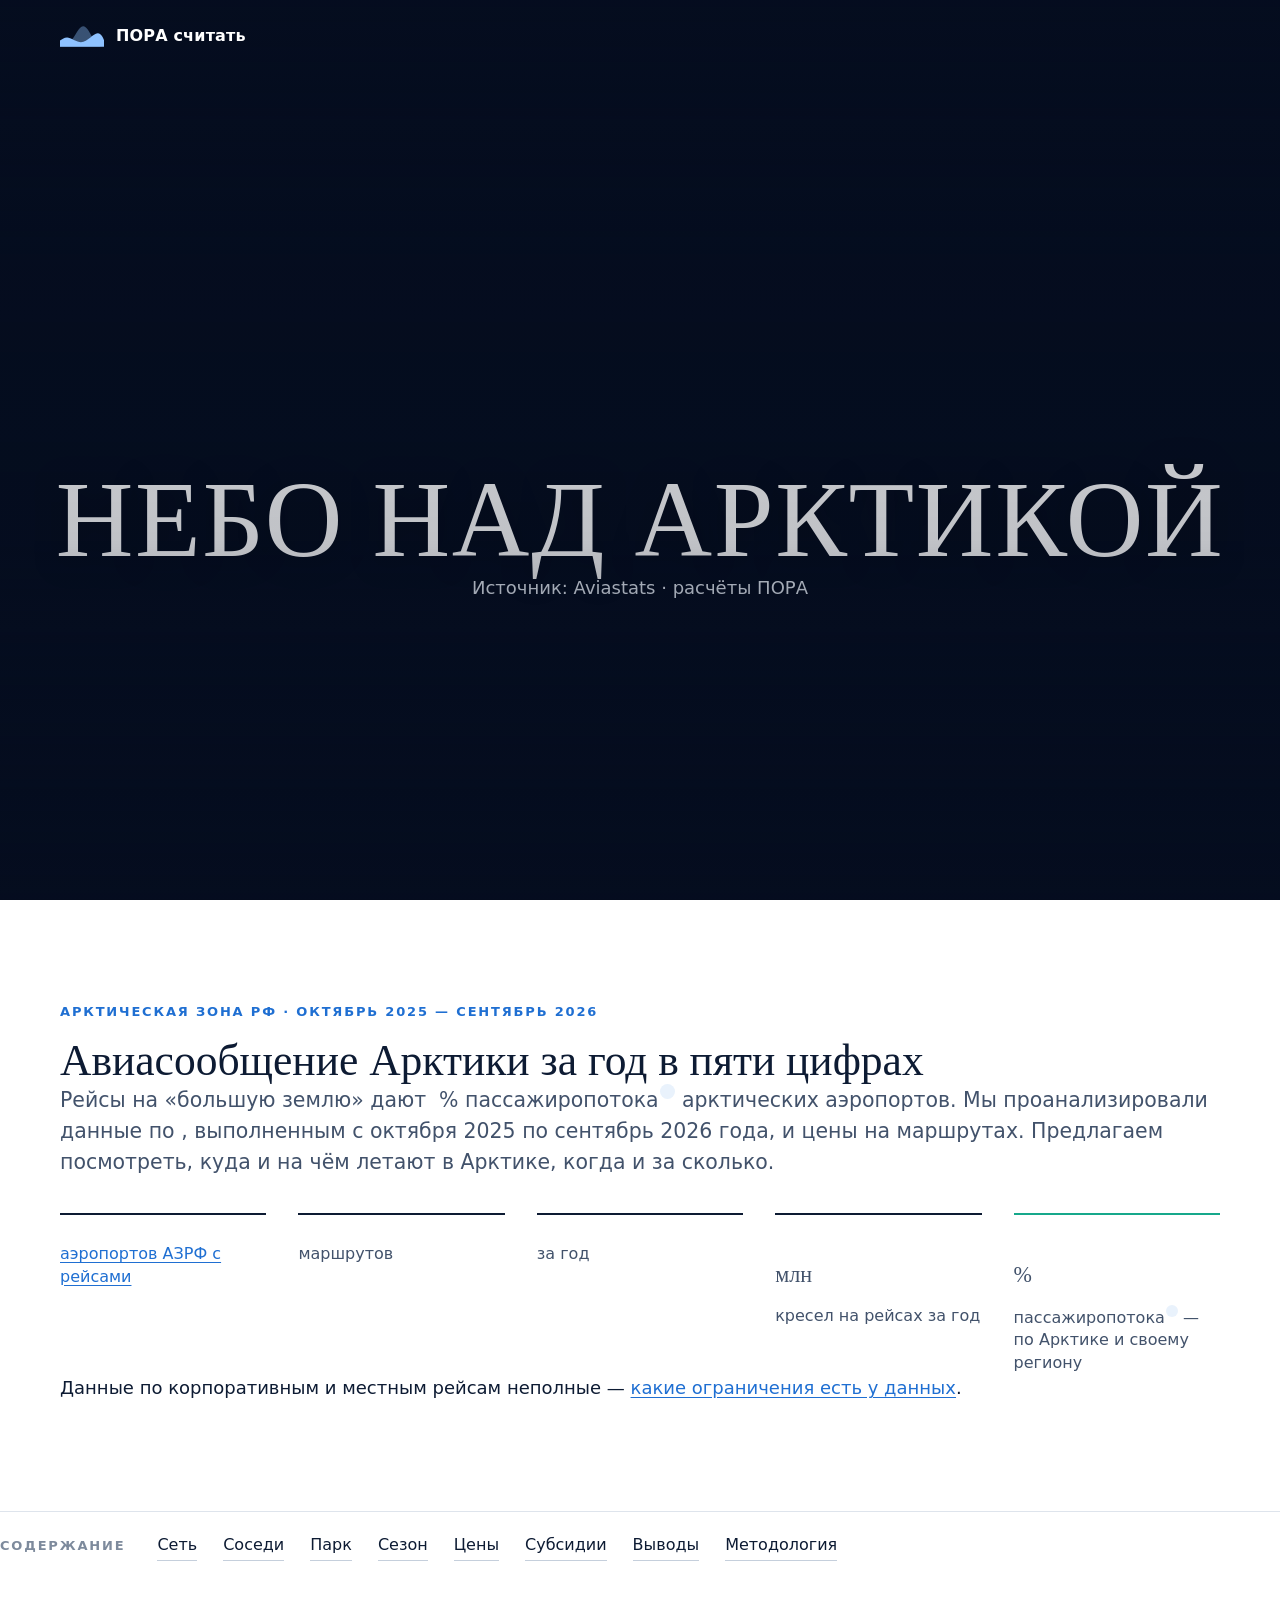
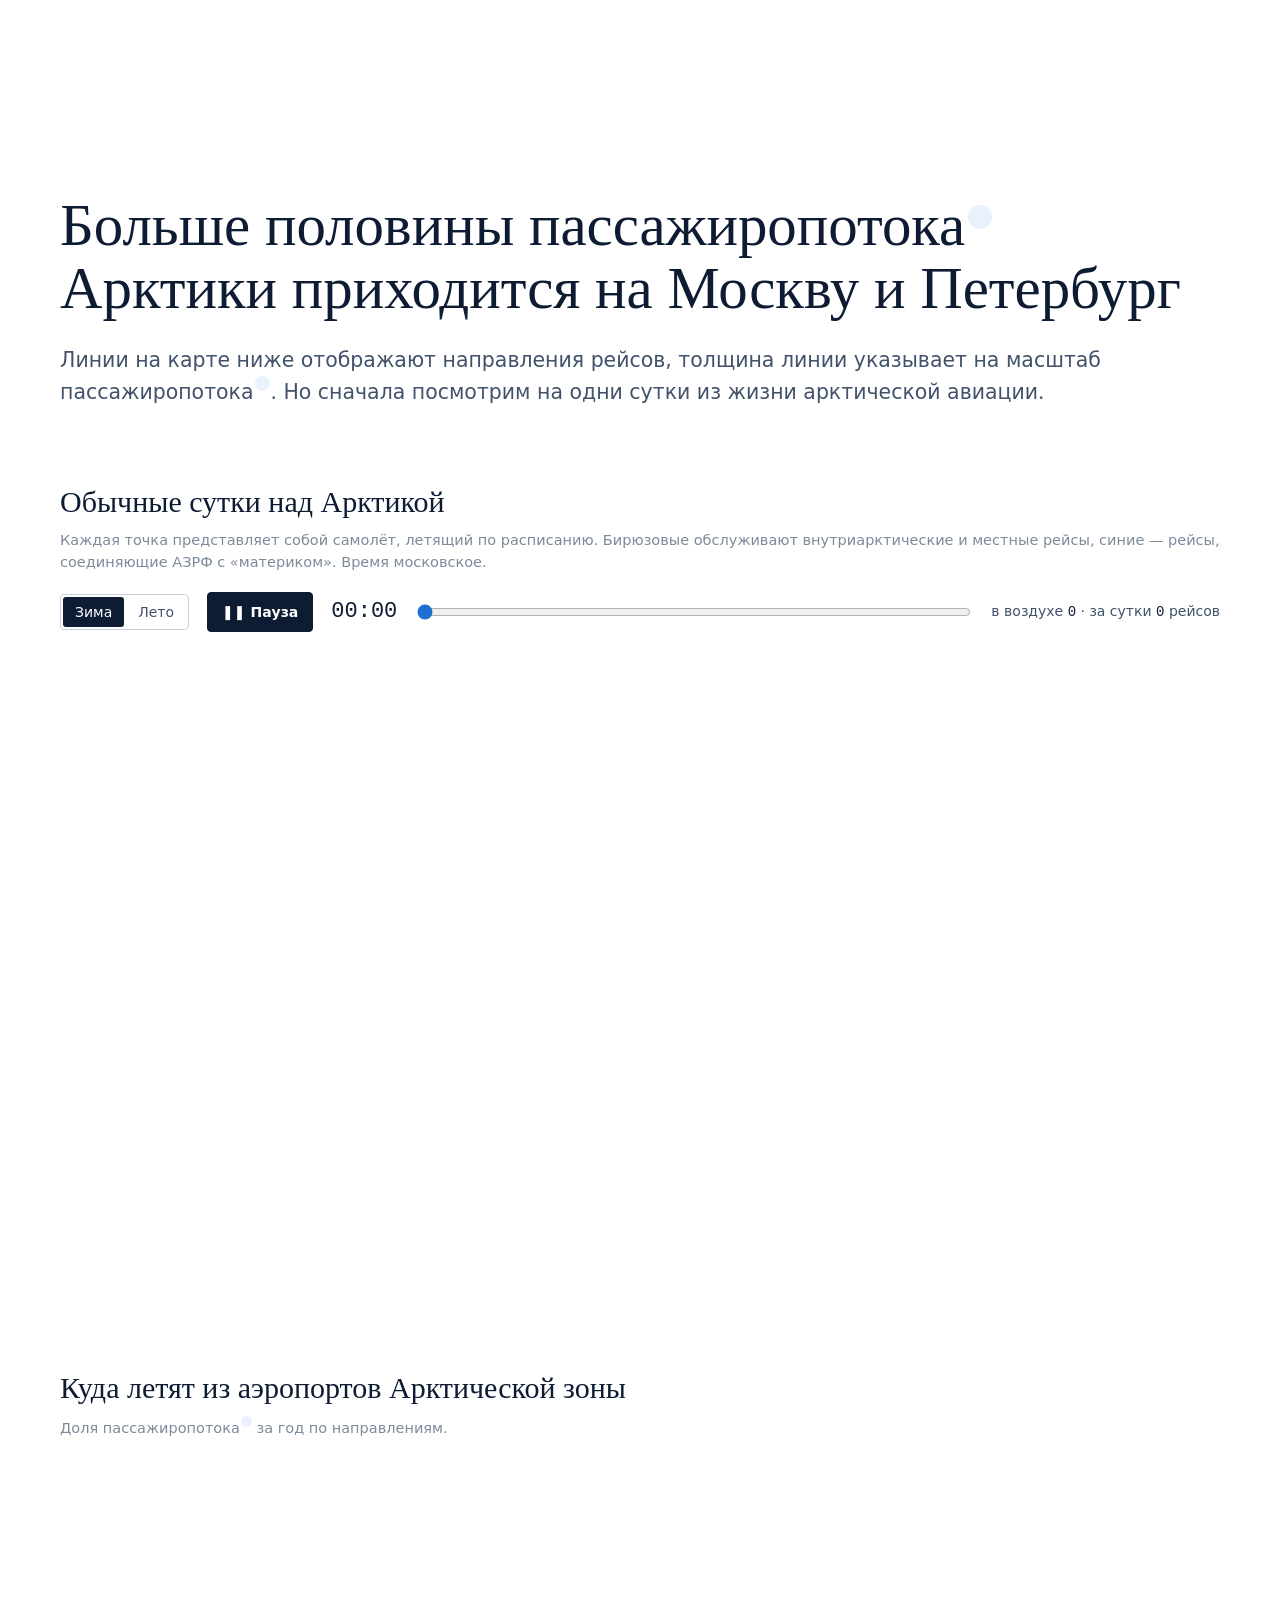
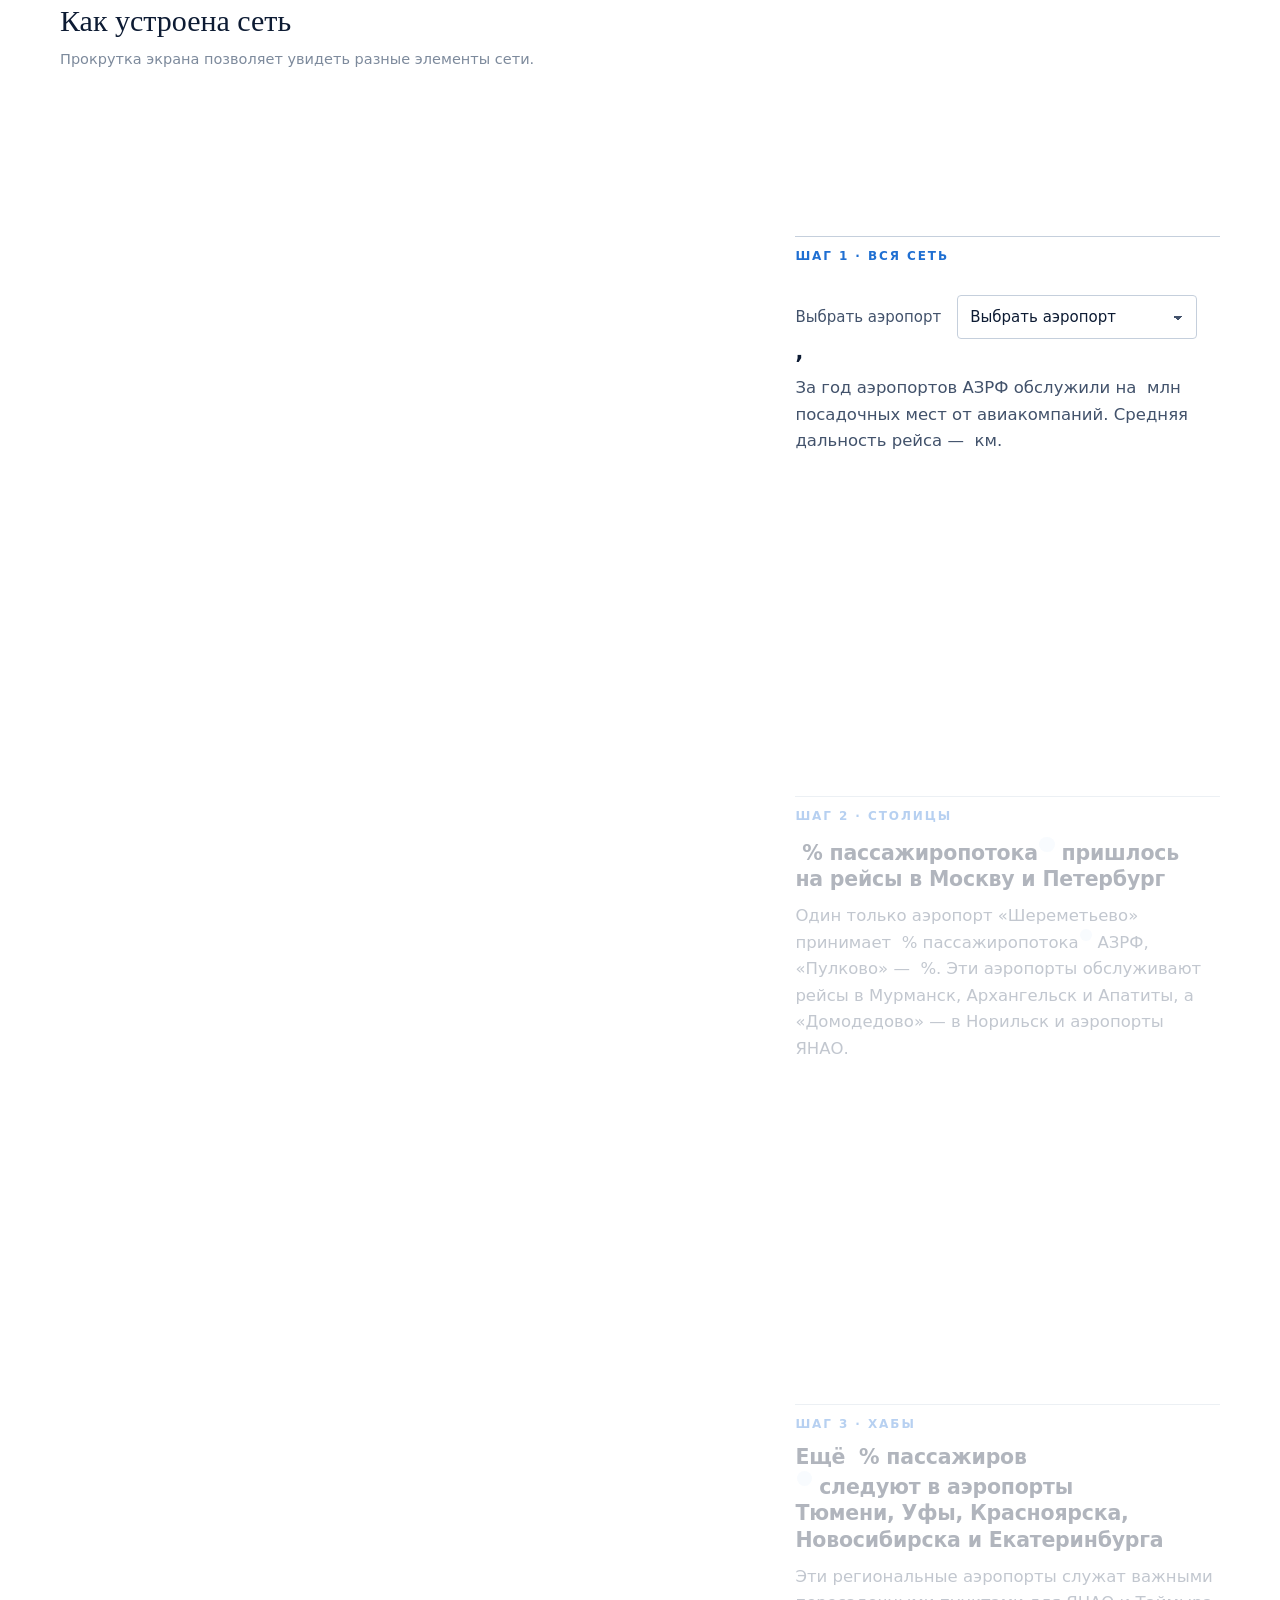
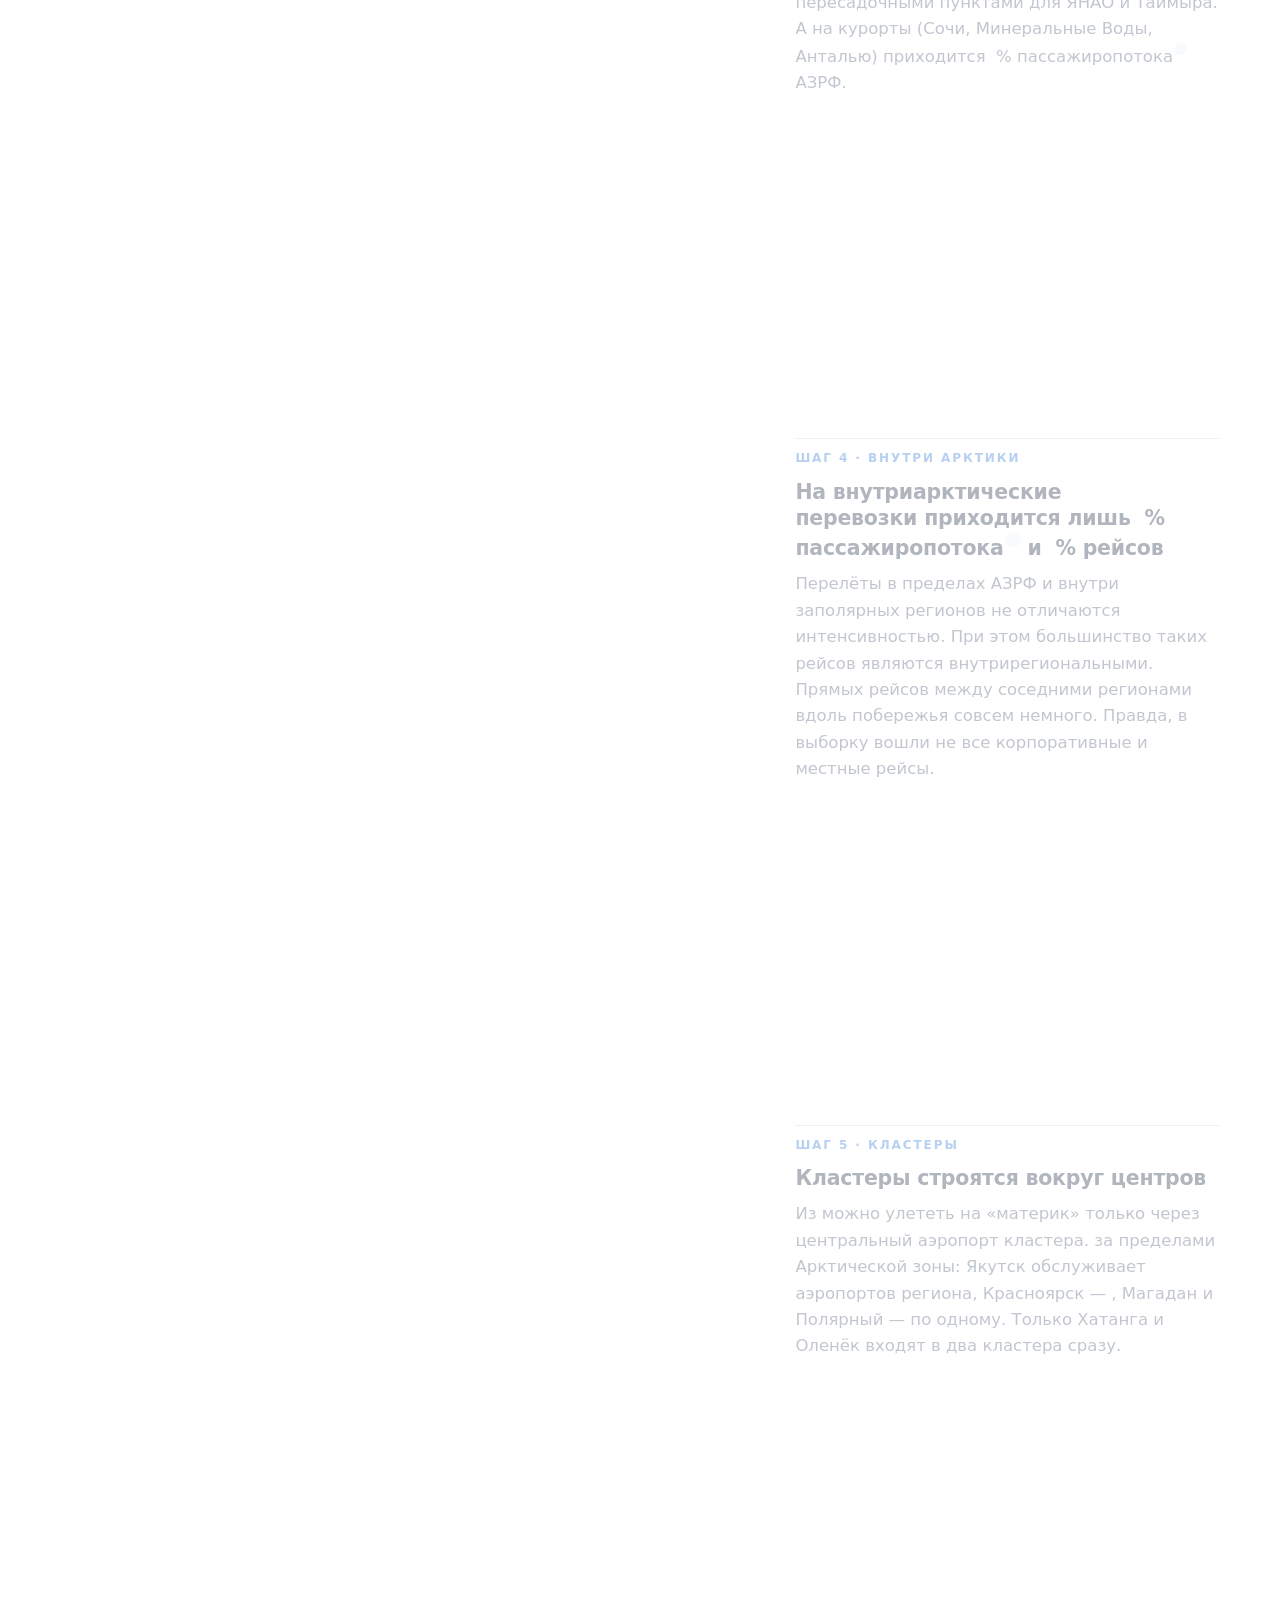
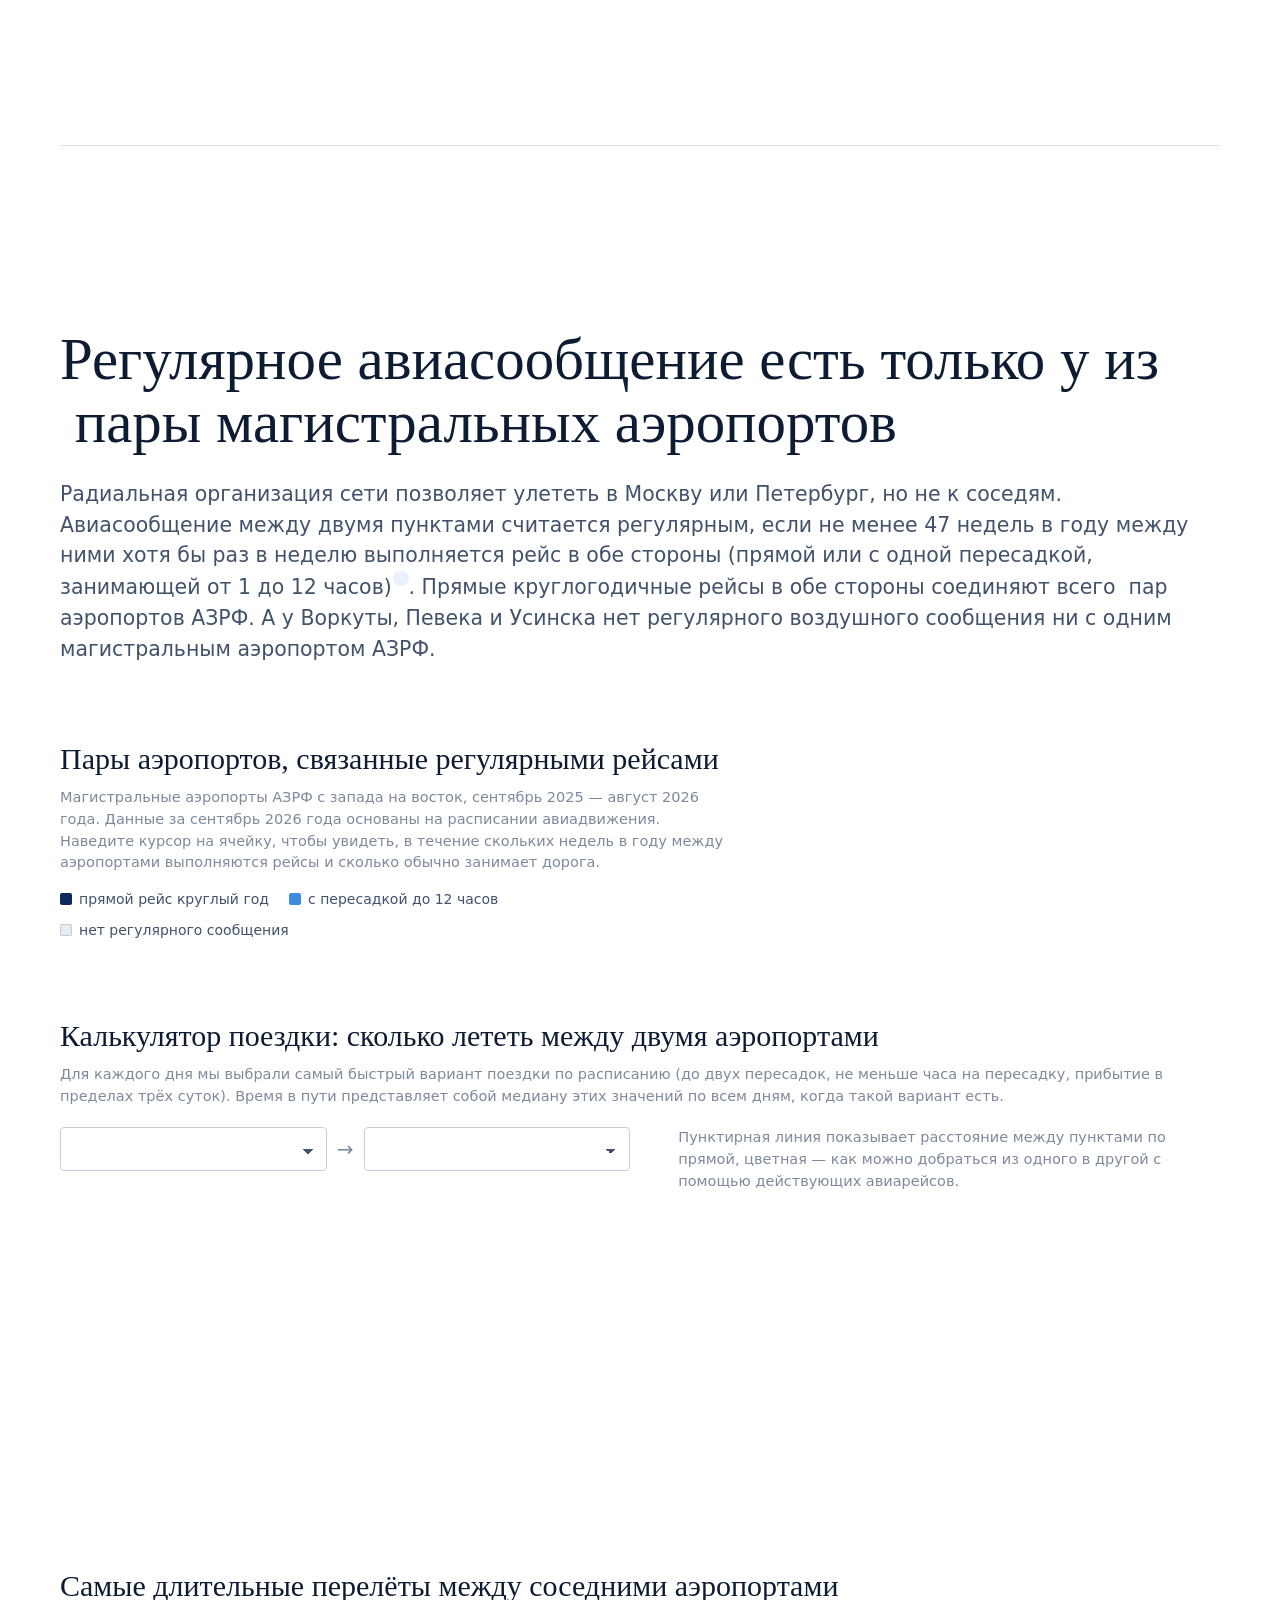
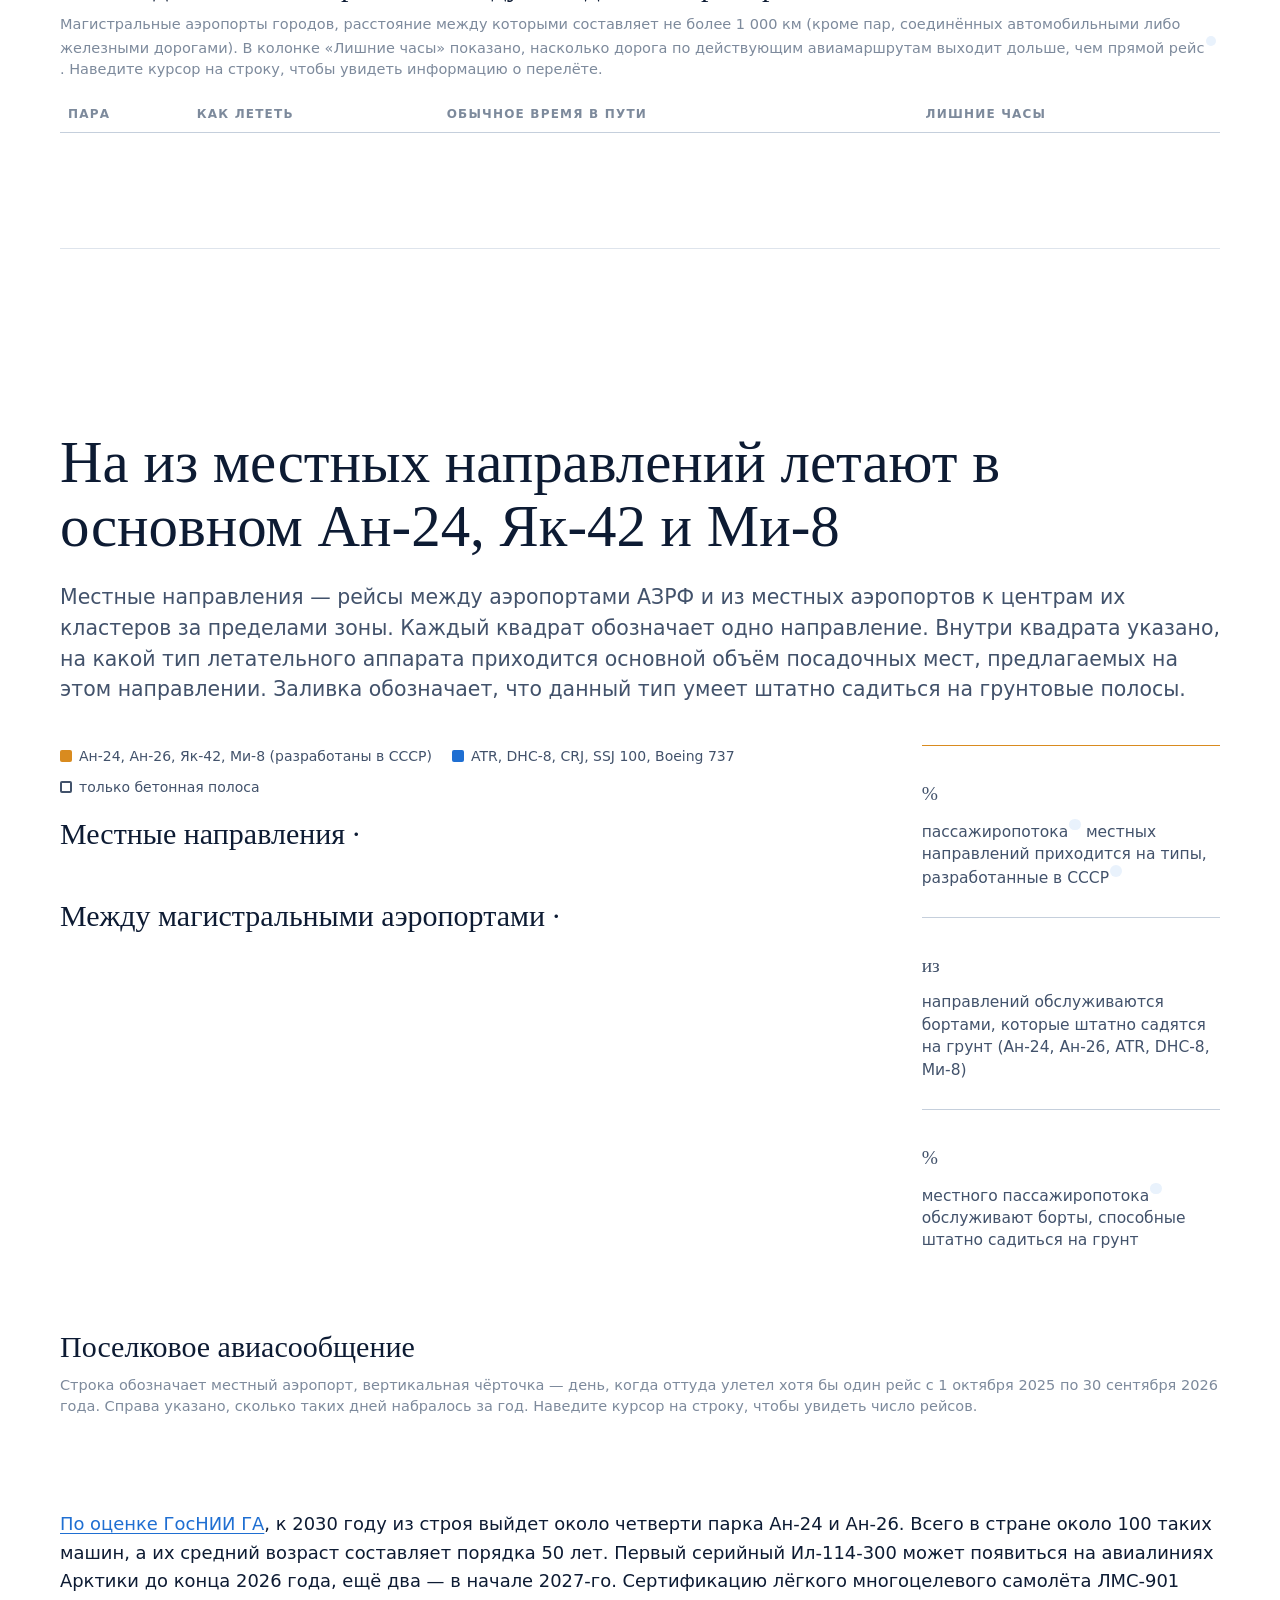
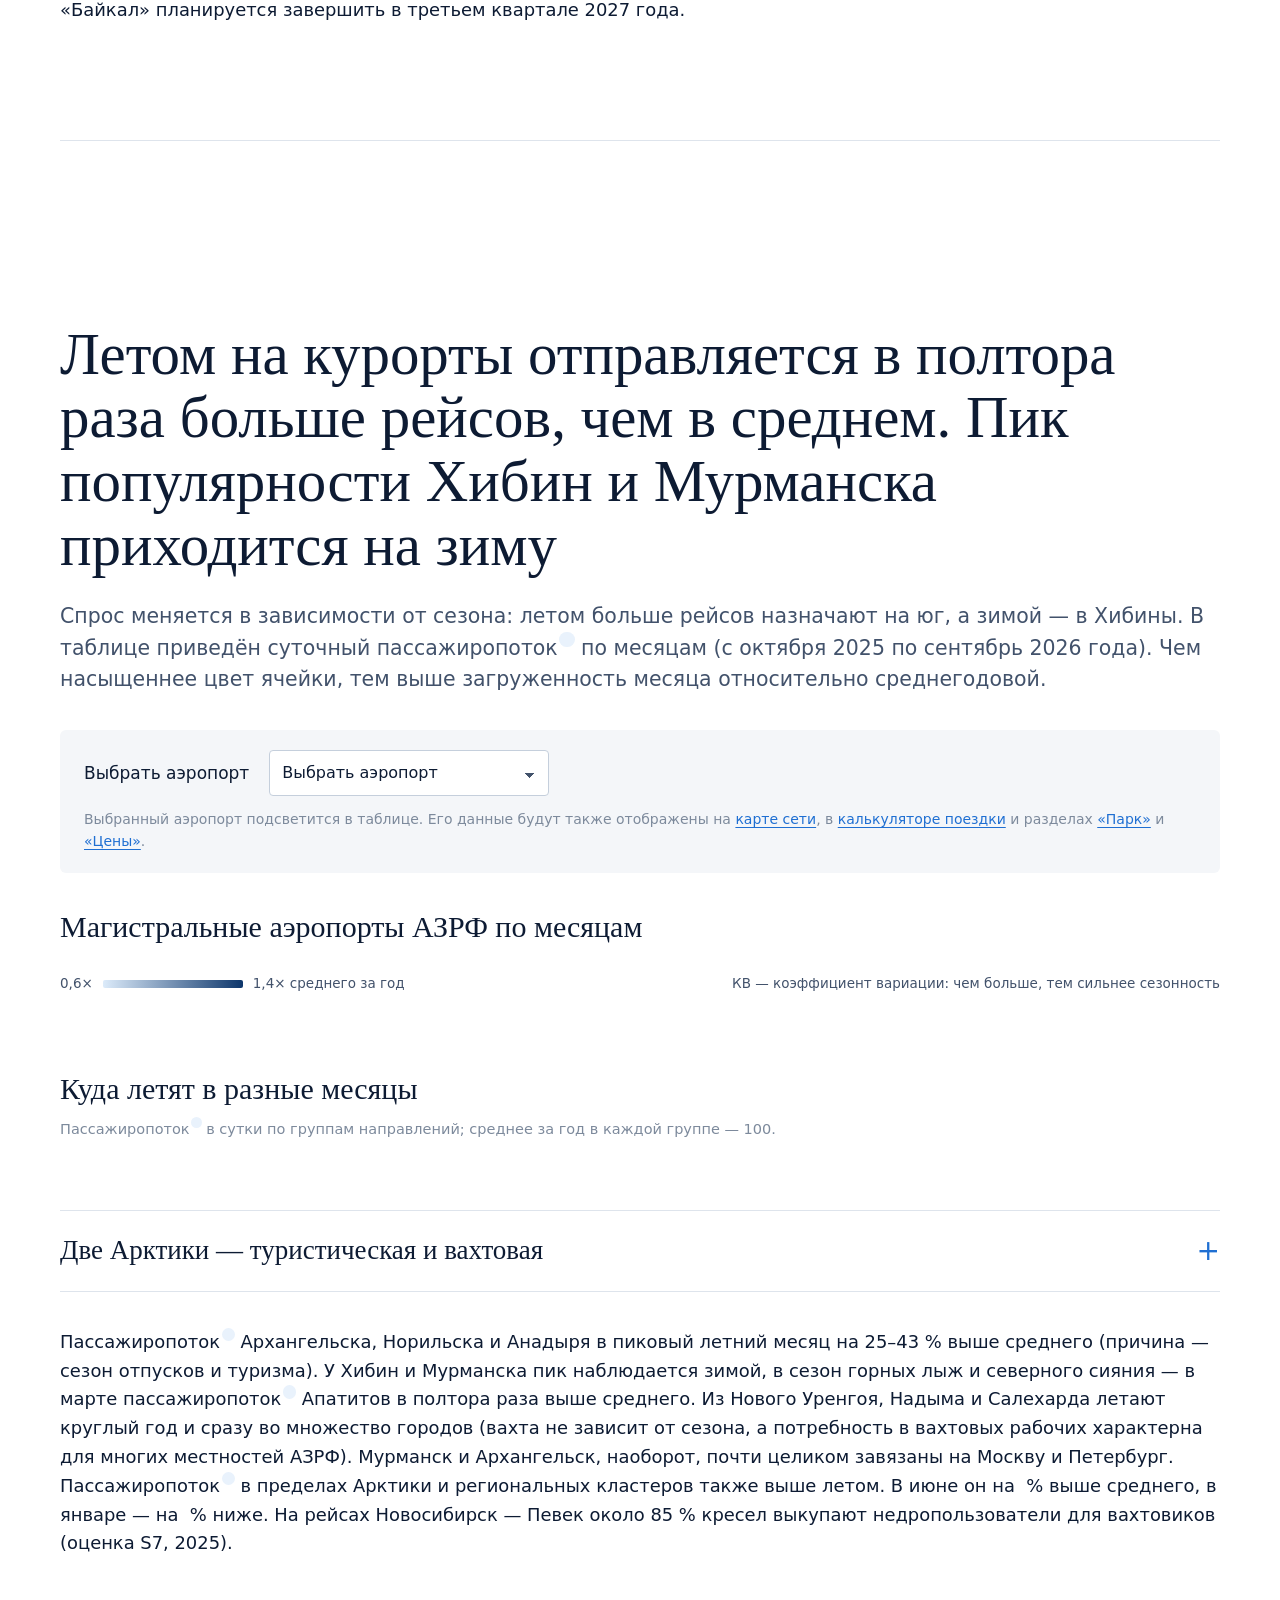
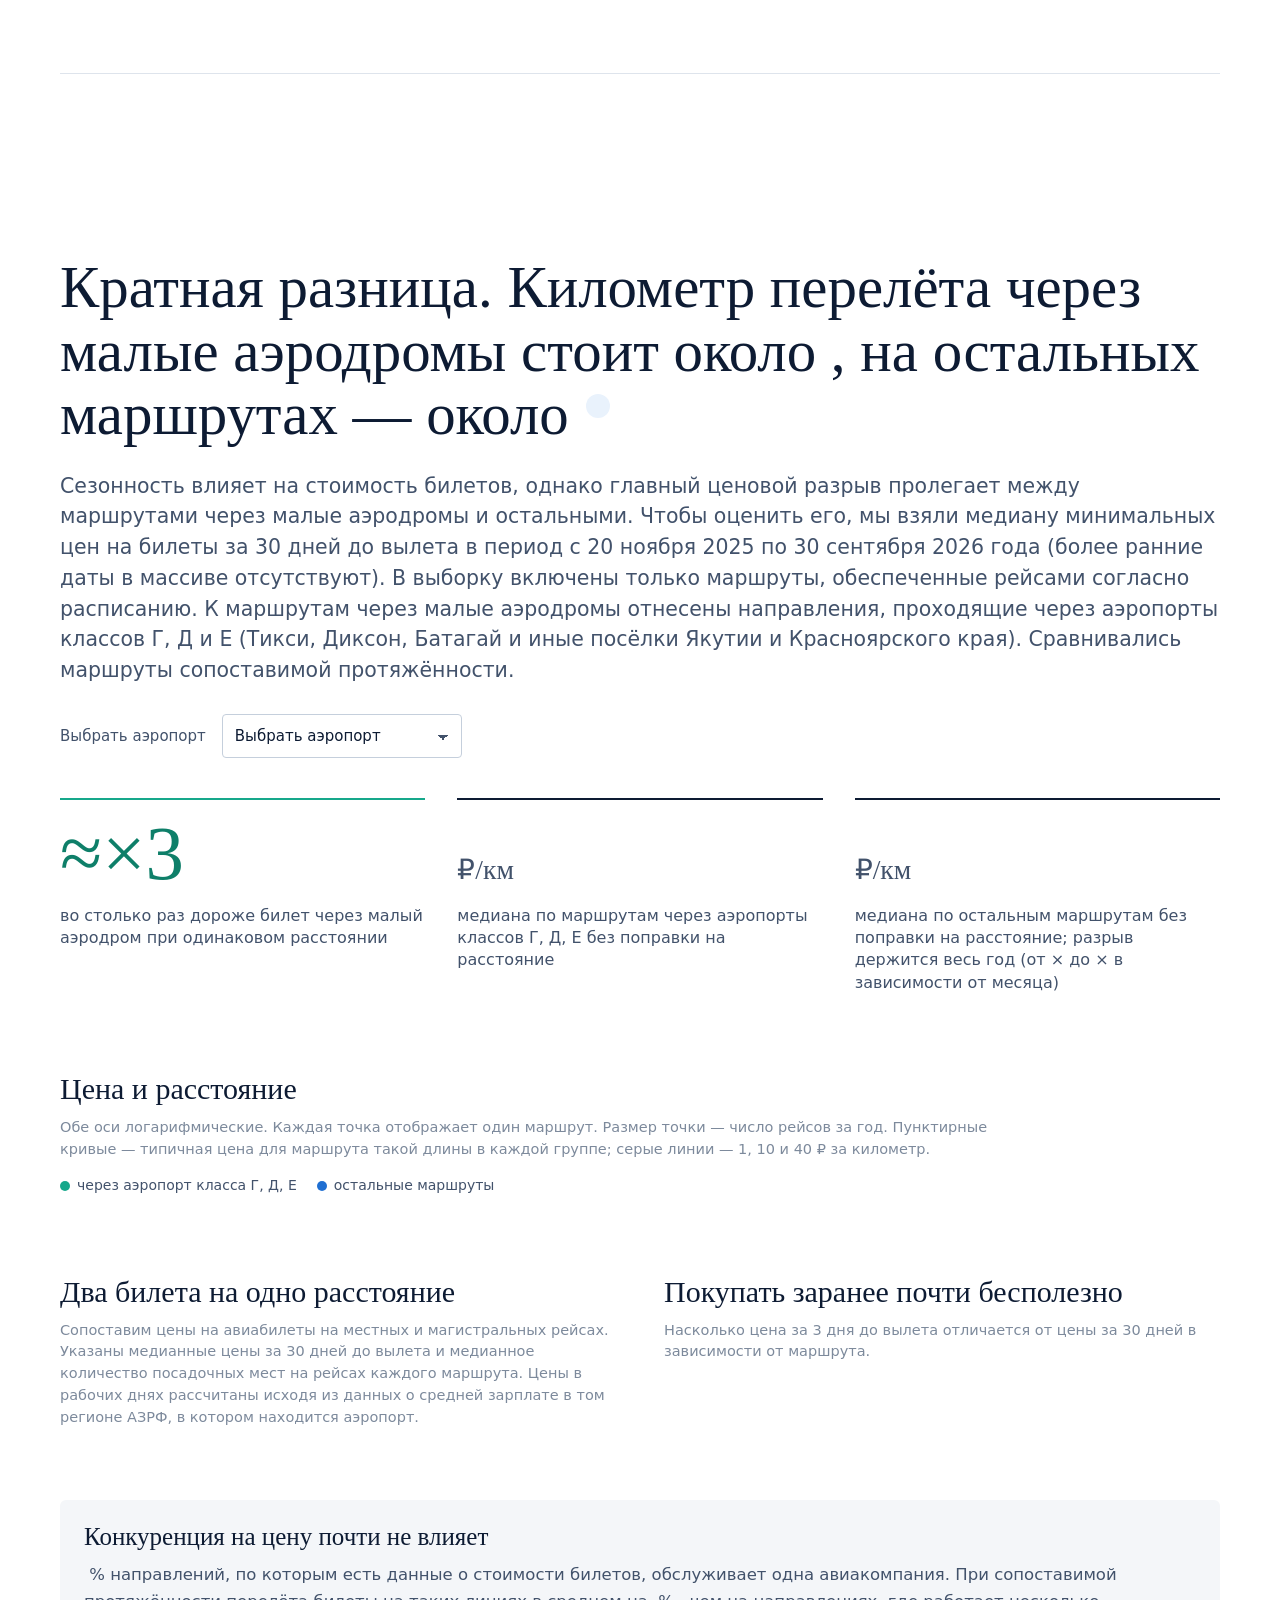
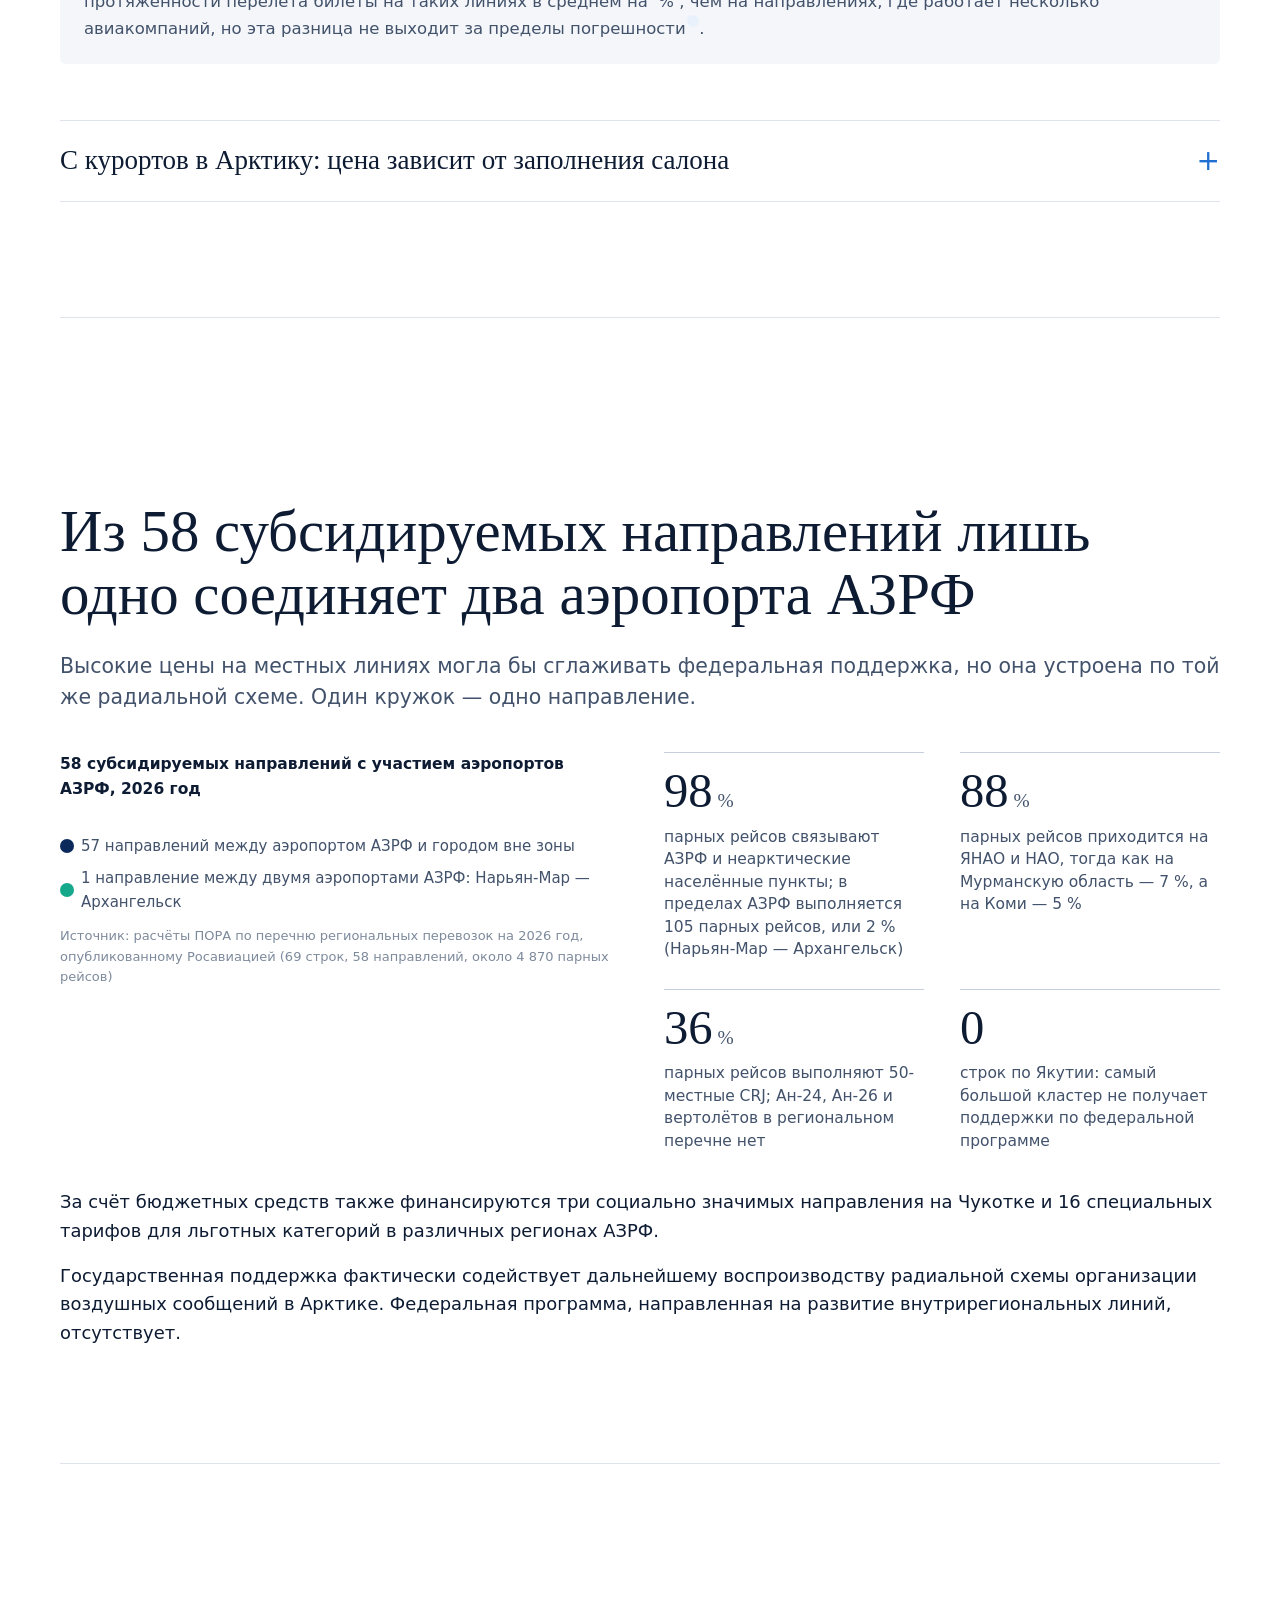
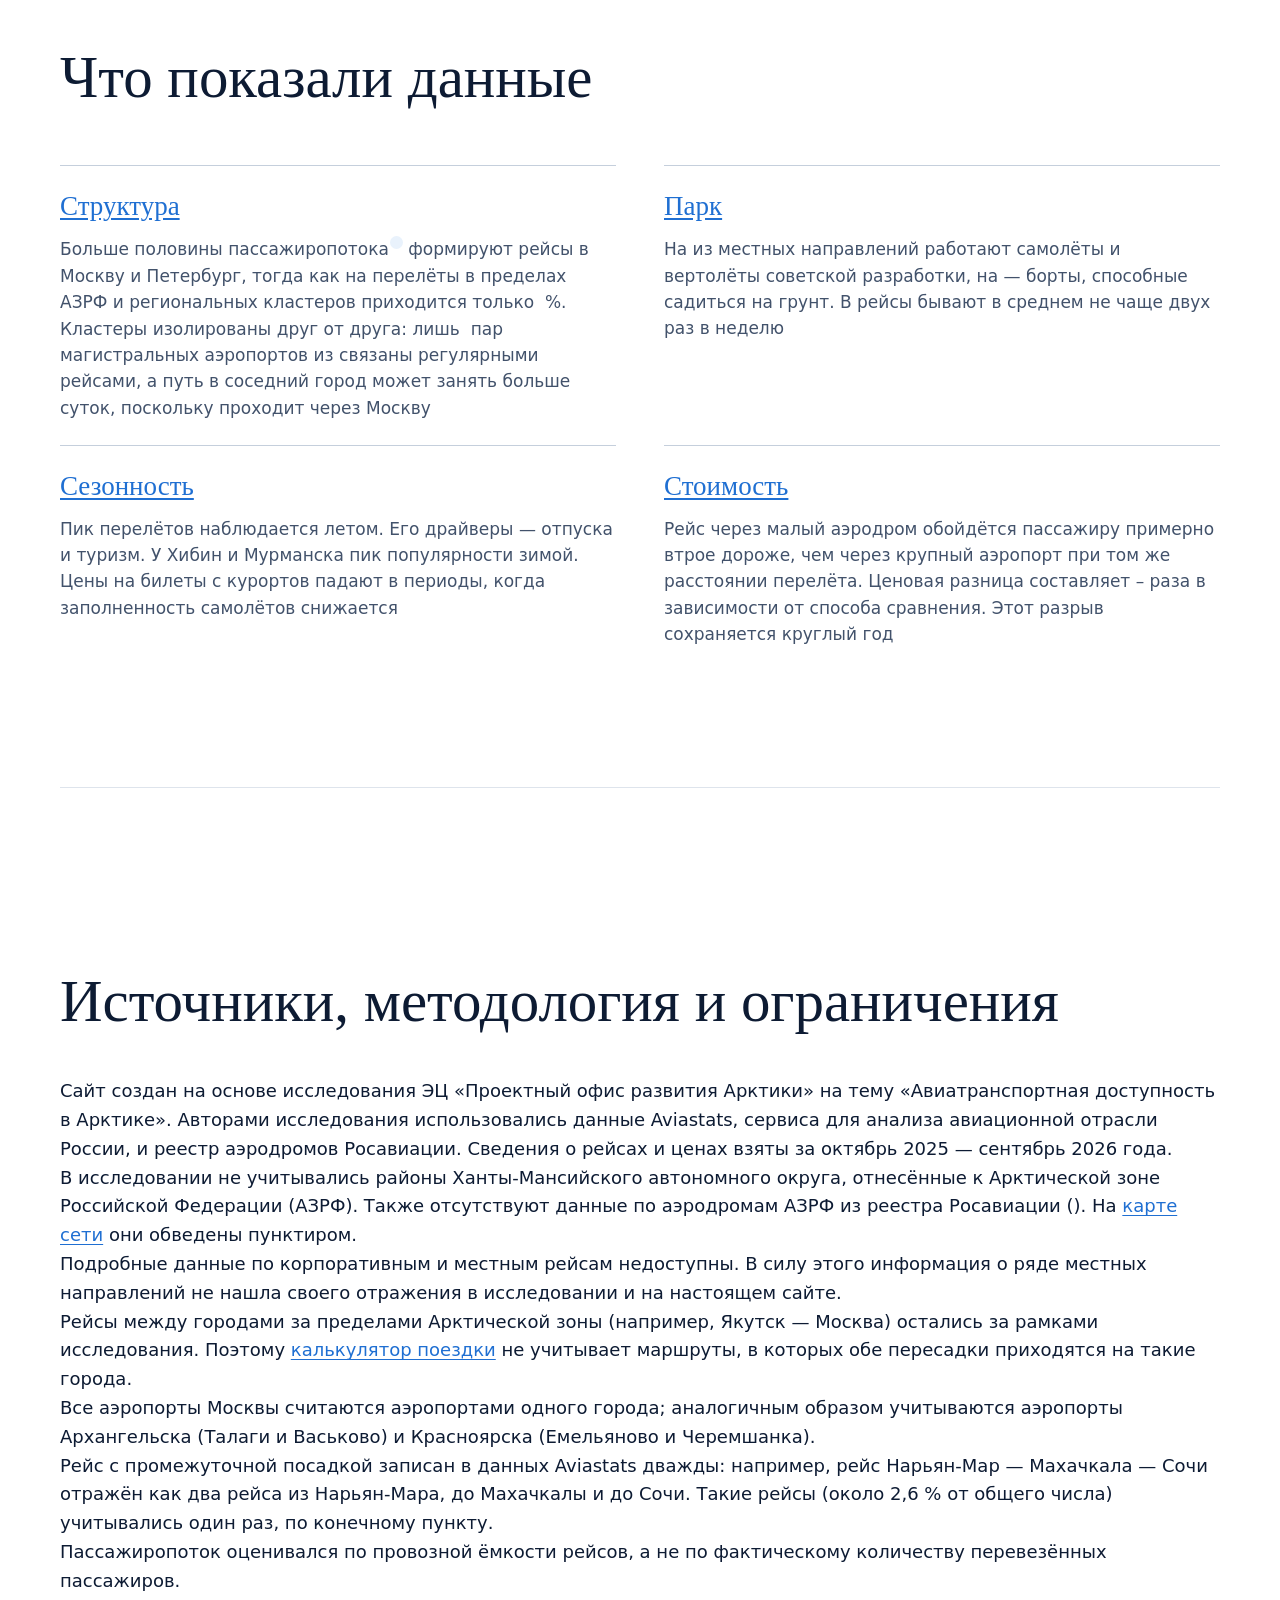
<file: site/index.template.html>
<!doctype html>
<html lang="ru" data-theme="light">
<head>
<meta charset="utf-8">
<meta name="viewport" content="width=device-width, initial-scale=1, viewport-fit=cover">
<title>Небо над Арктикой</title>
<meta name="claude:viewport-fit-sides" content="cover">
<meta name="description" content="Как устроено авиасообщение в Арктической зоне России: сеть, крюки, парк, сезон, цены и субсидии по рейсам за октябрь 2025 — сентябрь 2026 года. Дата-лендинг «ПОРА считать».">

<style>
/* Layout, издательский лонгрид: тёмный фотографический первый экран со статичной шапкой, затем светлая страница
   в одну широкую колонку — крупные заголовки глав антиквой, большие цифры, графики на всю ширину.
   Каждой главе — значок-миниатюра её данных в стеклянной плашке; сноски и подсказки хранят исходные цифры. */
:root{
  --bg:#FFFFFF; --bg-2:#F4F6F9; --bg-3:#E7ECF3; --ink:#0D1B33; --ink-2:#42526B; --muted:#7D8A9C; --line:#DEE4EC; --line-2:#C5CFDC;
  --navy:#0B2A5B; --navy-2:#153B7A; --sky:#3C8BE0; --sky-deep:#1F6FD2; --sky-soft:#BFDCF8; --sky-pale:#E9F2FC; --grey-blue:#8FB0D4; --grey:#C9D3DF;
  --accent:#16A88B; --accent-deep:#0E7F69; --accent-pale:#DCF3ED; --amber:#D98B1F; --amber-deep:#9A5F0E; --amber-pale:#FBEBD3; --brand:#006AD3;
  --hero:#050D1F; --hero-ink:#EEF4FC; --hero-muted:#9DB4D6;
  --map-land:#F1F4F8; --map-other:#E4EAF1; --map-border:#C2CCD9; --map-full:#C7DEF7; --map-part:#E0ECF9;
  --c-yks:var(--accent); --c-kja:var(--sky); --c-nsk:var(--navy); --c-gdx:#8DBE2B; --c-pyj:#8392A6; --c-cee:#3E4C64;
  --font-d:"Forum","Georgia","Times New Roman",serif; --font-b:"Inter",system-ui,-apple-system,"Segoe UI",sans-serif; --font-m:"IBM Plex Mono",ui-monospace,SFMono-Regular,Menlo,monospace;
  --maxw:1200px; --textw:none; --gutter-l:max(20px, env(safe-area-inset-left, 0px)); --gutter-r:max(20px, env(safe-area-inset-right, 0px));
  color-scheme:light;
}
@media (prefers-color-scheme: dark){ :root:not([data-theme="light"]){
  --bg:#0B1322; --bg-2:#111C30; --bg-3:#182540; --ink:#EEF3FA; --ink-2:#B8C4D6; --muted:#8392A6; --line:#22304A; --line-2:#30415E;
  --navy:#9FC0EA; --navy-2:#7FA8DF; --sky:#4F9EEA; --sky-deep:#3B8FE0; --sky-soft:#244B7A; --sky-pale:#15243C; --grey-blue:#5E7799; --grey:#3A4A64;
  --accent:#1A9C7E; --accent-deep:#5FD8BC; --accent-pale:#12332D; --amber:#C27F25; --amber-deep:#F0B45E; --amber-pale:#3A2A12; --brand:#69BEFF;
  --map-land:#18253F; --map-other:#101B2E; --map-border:#2E4263; --map-full:#1F3C66; --map-part:#1A3254; --c-nsk:#9FC0EA; --c-cee:#8FA3BC; color-scheme:dark } }
:root[data-theme="dark"]{
  --bg:#0B1322; --bg-2:#111C30; --bg-3:#182540; --ink:#EEF3FA; --ink-2:#B8C4D6; --muted:#8392A6; --line:#22304A; --line-2:#30415E;
  --navy:#9FC0EA; --navy-2:#7FA8DF; --sky:#4F9EEA; --sky-deep:#3B8FE0; --sky-soft:#244B7A; --sky-pale:#15243C; --grey-blue:#5E7799; --grey:#3A4A64;
  --accent:#1A9C7E; --accent-deep:#5FD8BC; --accent-pale:#12332D; --amber:#C27F25; --amber-deep:#F0B45E; --amber-pale:#3A2A12; --brand:#69BEFF;
  --map-land:#18253F; --map-other:#101B2E; --map-border:#2E4263; --map-full:#1F3C66; --map-part:#1A3254; --c-nsk:#9FC0EA; --c-cee:#8FA3BC; color-scheme:dark }
*{box-sizing:border-box}
html{scroll-behavior:smooth}
@media (prefers-reduced-motion: reduce){ html{scroll-behavior:auto} *,*::before,*::after{animation-duration:.001s!important;transition-duration:.001s!important} }
body{margin:0;background:var(--bg);color:var(--ink);font-family:var(--font-b);font-size:18px;line-height:1.6;-webkit-font-smoothing:antialiased}
@media (max-width:640px){ body{font-size:17px} }
body::before{content:"";position:fixed;inset:0 0 auto;height:env(safe-area-inset-top,0px);z-index:40;background:var(--hero)}
h1,h2,h3{margin:0;text-wrap:balance;font-weight:400}
h1{font-family:var(--font-d);font-size:clamp(44px,8.4vw,120px);line-height:1;letter-spacing:.015em;text-transform:uppercase}
h2{font-family:var(--font-d);font-size:clamp(34px,4.6vw,62px);line-height:1.08}
h3{font-family:var(--font-d);font-size:clamp(24px,2.4vw,30px);line-height:1.2}
p{margin:0}
a{color:var(--sky-deep);text-underline-offset:3px}
b,strong{font-weight:600}
.wrap{max-width:var(--maxw);margin:0 auto;padding-left:var(--gutter-l);padding-right:var(--gutter-r)}
.eyebrow{font-family:var(--font-b);font-size:13px;letter-spacing:.14em;text-transform:uppercase;color:var(--sky-deep);font-weight:600}
.lede{font-size:clamp(18px,1.6vw,21px);line-height:1.5;color:var(--ink-2);max-width:var(--textw)}
.prose{max-width:var(--textw);color:var(--ink);font-size:clamp(17px,1.4vw,19px);line-height:1.6}
.prose p+p{margin-top:16px}
.num{font-variant-numeric:tabular-nums}
.note{font-size:14.5px;color:var(--muted);line-height:1.5}
.note b{color:var(--ink-2);font-weight:500}
.grid-2{display:grid;grid-template-columns:minmax(0,1fr) minmax(0,1fr);gap:48px}
.grid-2.wide{grid-template-columns:minmax(0,1.5fr) minmax(0,1fr)}
@media (max-width:860px){ .grid-2,.grid-2.wide{grid-template-columns:minmax(0,1fr);gap:40px} }
/* footnotes and hover originals */
.fn{display:inline-flex;align-items:center;justify-content:center;min-width:1.35em;height:1.35em;padding:0 .25em;margin-left:.15em;border-radius:1em;background:var(--sky-pale);color:var(--sky-deep);font-family:var(--font-b);font-size:.55em;font-weight:600;line-height:1;vertical-align:super;cursor:help;letter-spacing:0;text-transform:none}
h2 .fn{font-size:.3em;vertical-align:.9em}
.hv{border-bottom:1px dotted currentColor;cursor:help}
.notes{margin-top:clamp(40px,5vw,56px);padding-top:16px;border-top:1px solid var(--line);max-width:var(--textw)}
.notes h4{margin:0 0 8px;font-size:12px;letter-spacing:.14em;text-transform:uppercase;color:var(--muted);font-weight:600}
.notes ol{margin:0;padding-left:22px;font-size:14px;color:var(--ink-2);line-height:1.5}
.notes li+li{margin-top:6px}
/* chapter anatomy */
section.block{padding-block:clamp(72px,9vw,128px) 0}
section.block+section.block .wrap>.ch-head{border-top:1px solid var(--line);padding-top:clamp(40px,5vw,64px)}
.ch-head h2{margin-top:16px;text-wrap:pretty}
.ch-head .lede{margin-top:24px}
.glyph{width:clamp(72px,7.5vw,96px);height:clamp(72px,7.5vw,96px);margin-bottom:22px}
.glyph svg{width:100%;height:100%;display:block;overflow:visible}
.sub{margin-top:clamp(48px,6vw,80px)}

.sub h3+.note,.sub h3+.lede{margin-top:10px}
.sub-h{margin:0 0 14px}
.cap{display:flex;flex-wrap:wrap;gap:6px 16px;align-items:baseline;margin-top:12px;font-size:13px;color:var(--muted)}
details.more{margin-top:clamp(40px,5vw,56px);border-top:1px solid var(--line);border-bottom:1px solid var(--line)}
details.more>summary{cursor:pointer;list-style:none;padding:18px 0;font-family:var(--font-d);font-size:clamp(22px,2.2vw,27px);display:flex;justify-content:space-between;gap:16px;align-items:center}
details.more>summary::-webkit-details-marker{display:none}
details.more>summary::after{content:"+";font-family:var(--font-b);font-size:28px;color:var(--sky-deep);line-height:1}
details.more[open]>summary::after{content:"–"}
details.more>.in{padding-bottom:28px}
/* key figures (second screen) */
.key{padding-block:clamp(64px,8vw,112px) clamp(48px,6vw,72px)}
.key h2{margin-top:14px;font-size:clamp(28px,3.4vw,44px)}
.keys{display:grid;grid-template-columns:repeat(5,minmax(0,1fr));gap:28px 32px;margin-top:36px}
@media (max-width:1100px){ .keys{grid-template-columns:repeat(3,minmax(0,1fr))} }
@media (max-width:640px){ .keys{grid-template-columns:repeat(2,minmax(0,1fr));gap:24px 20px} .keys .kf:last-child{grid-column:1/-1} }
.keys.three{grid-template-columns:repeat(3,minmax(0,1fr));margin-top:40px} @media (max-width:640px){ .keys.three{grid-template-columns:minmax(0,1fr)} .keys.three .kf:last-child{grid-column:auto} }
.kf{border-top:2px solid var(--ink);padding-top:16px;min-width:0}
.kf .v{font-family:var(--font-d);font-size:clamp(40px,4.8vw,72px);line-height:1;color:var(--ink);white-space:nowrap;font-variant-numeric:tabular-nums}
.keys.three .kf .v{font-size:clamp(46px,6vw,88px)}
.kf .v small{font-size:.36em;color:var(--ink-2);letter-spacing:0}
.kf .l{font-size:16px;color:var(--ink-2);margin-top:12px;line-height:1.4}
.kf.hi{border-color:var(--accent)} .kf.hi .v{color:var(--accent-deep)}
.src{margin-top:40px;font-size:14.5px;color:var(--muted);line-height:1.5}
.toc{margin-top:36px;padding-top:20px;border-top:1px solid var(--line);display:flex;flex-wrap:wrap;gap:8px 26px;align-items:baseline}
.toc .t{font-size:13px;letter-spacing:.14em;text-transform:uppercase;color:var(--muted);font-weight:600;margin-right:6px}
.toc a{font-size:16px;color:var(--ink);text-decoration:none;border-bottom:1px solid var(--line-2);padding-bottom:2px}
.toc a:hover{color:var(--sky-deep);border-color:var(--sky-deep)}
/* stats */
.stats{display:grid;grid-template-columns:repeat(auto-fit,minmax(220px,1fr));gap:28px 36px}
.stats.two{grid-template-columns:repeat(2,minmax(0,1fr))} .stats.one{grid-template-columns:minmax(0,1fr)} @media (max-width:520px){ .stats.two{grid-template-columns:minmax(0,1fr)} }
.stat{display:flex;flex-direction:column;gap:10px;border-top:1px solid var(--line-2);padding-top:14px;min-width:0}
.stat .v{font-family:var(--font-d);font-size:clamp(36px,3.8vw,56px);line-height:1;color:var(--ink);font-variant-numeric:tabular-nums}
.stat .v small{font-size:.4em;color:var(--ink-2);letter-spacing:0}
.stat .l{font-size:15.5px;color:var(--ink-2);line-height:1.45}
.stat.hi{border-color:var(--accent)} .stat.hi .v{color:var(--accent-deep)}
.stat.old{border-color:var(--amber)} .stat.old .v{color:var(--amber-deep)}
.legend{display:flex;flex-wrap:wrap;gap:8px 20px;font-size:14px;color:var(--ink-2);align-items:center}
.legend .k{display:inline-flex;align-items:center;gap:7px}
.legend .sw{width:12px;height:12px;border-radius:2px;display:inline-block;flex:none}
.legend .sw.line{height:2px;width:22px;border-radius:1px}
.legend .sw.dot{border-radius:50%;width:10px;height:10px}
.legend .sw.ring{border-radius:50%;width:10px;height:10px;background:transparent;border:2px solid var(--sky-deep)}
.legend .sw.miss{border-radius:50%;width:10px;height:10px;background:transparent;border:1.5px dashed var(--muted)}
/* header: статичная, не закреплена */
.top{position:absolute;top:env(safe-area-inset-top,0px);left:0;right:0;z-index:5;color:#fff}
.top .wrap{display:flex;align-items:center;justify-content:space-between;gap:20px;min-height:72px}
.brand{display:inline-flex;align-items:center;gap:12px;color:#fff;text-decoration:none}
.brand .mark{width:44px;height:21px;display:block;flex:none}
.brand .bt{font-weight:600;font-size:16px;letter-spacing:.01em;white-space:nowrap}
.brand:hover .bt{text-decoration:underline;text-underline-offset:4px}
.top .brand .mark{color:#8EC2FF}
select{font:inherit;font-size:15px;color:var(--ink);background:var(--bg);border:1px solid var(--line-2);border-radius:4px;padding:9px 34px 9px 12px;appearance:none;-webkit-appearance:none;background-image:linear-gradient(45deg,transparent 50%,var(--ink-2) 50%),linear-gradient(135deg,var(--ink-2) 50%,transparent 50%);background-position:calc(100% - 18px) 55%,calc(100% - 13px) 55%;background-size:5px 5px;background-repeat:no-repeat;max-width:100%}
select:focus-visible,button:focus-visible,a:focus-visible,input:focus-visible,[tabindex]:focus-visible,summary:focus-visible{outline:2px solid var(--sky-deep);outline-offset:2px}
/* hero */
.hero{position:relative;background:var(--hero);color:var(--hero-ink);overflow:hidden;color-scheme:dark;min-height:max(560px,100svh);max-height:1100px;display:flex;align-items:center;justify-content:center;text-align:center;padding:calc(90px + env(safe-area-inset-top,0px)) var(--gutter-r) 80px var(--gutter-l)}
.hero::before{content:"";position:absolute;inset:0;z-index:1;background:linear-gradient(180deg,rgba(5,13,31,.55) 0%,rgba(5,13,31,.18) 30%,rgba(5,13,31,.25) 60%,rgba(5,13,31,.78) 100%)}
.hero .in{position:relative;z-index:2;max-width:1100px;margin:0 auto}
.hero h1{color:#fff;text-shadow:0 2px 30px rgba(0,0,0,.35)}
.hero .lede{color:#E3ECF8;max-width:60ch;margin:28px auto 0;font-size:clamp(17px,1.7vw,22px);text-shadow:0 1px 16px rgba(0,0,0,.4)}
.cue{position:absolute;left:0;right:0;bottom:max(22px,env(safe-area-inset-bottom,0px));z-index:2;display:flex;flex-direction:column;align-items:center;gap:6px;color:#fff;text-decoration:none;font-size:12.5px;letter-spacing:.18em;text-transform:uppercase;opacity:.85}
.cue:hover{opacity:1}
.cue svg{width:22px;height:22px;animation:cue 2.2s ease-in-out infinite}
@keyframes cue{0%,100%{transform:translateY(0)}50%{transform:translateY(6px)}}
/* my airport picker */
.pick{display:flex;flex-wrap:wrap;align-items:center;gap:10px 16px;margin-top:28px}
.pick label{font-size:15px;color:var(--ink-2)}
.pick select{min-width:240px}
.pick.big{margin-top:36px;padding:20px 24px;background:var(--bg-2);border-radius:6px;gap:12px 20px}
.pick.big label{font-size:17px;color:var(--ink)}
.pick.big select{min-width:280px;font-size:16px}
.pick .hint{font-size:14px;color:var(--muted);flex-basis:100%}
@media (max-width:640px){ .pick select,.pick.big select{width:100%;min-width:0} }
.mine-line{display:flex;gap:14px;align-items:flex-start;border-left:3px solid var(--accent);padding:4px 0 4px 18px;font-size:16.5px;color:var(--ink);margin-top:20px;max-width:var(--textw)}
.mine-line .tag{font-size:12px;letter-spacing:.14em;text-transform:uppercase;color:var(--accent-deep);flex:none;margin-top:5px;font-weight:600}
.mine-line[hidden]{display:none}
/* sky: сутки над Арктикой */
.sky-ctl{display:flex;flex-wrap:wrap;align-items:center;gap:12px 18px;margin:18px 0 12px}
.btn{font:inherit;font-size:14px;font-weight:600;border:1px solid var(--ink);background:var(--ink);color:var(--bg);border-radius:4px;padding:8px 14px;cursor:pointer;display:inline-flex;align-items:center;gap:8px;white-space:nowrap}
.seg{display:inline-flex;border:1px solid var(--line-2);border-radius:4px;padding:2px;gap:2px;max-width:100%}
.seg button{font-family:var(--font-b);font-size:14px;border:0;background:transparent;color:var(--ink-2);padding:7px 12px;border-radius:3px;cursor:pointer}
.seg button.on{background:var(--ink);color:var(--bg)}
.clock{font-family:var(--font-m);font-size:22px;font-variant-numeric:tabular-nums;color:var(--ink);min-width:5ch}
.air{font-size:14px;color:var(--ink-2)}
.air b{font-family:var(--font-m);font-weight:500;color:var(--ink)}
.slider{flex:1 1 140px;min-width:180px;accent-color:var(--sky-deep)}
.map .plane-dot{stroke:var(--bg);stroke-width:1;vector-effect:non-scaling-stroke}
/* destination mix bar */
.mix{display:flex;height:56px;gap:2px;border-radius:3px;overflow:hidden;margin-top:18px}
.mix div{display:flex;flex-direction:column;justify-content:center;padding:0 10px;color:#fff;min-width:0;overflow:hidden;white-space:nowrap;cursor:default}
.mix div b{font-family:var(--font-d);font-size:24px;font-weight:400;line-height:1}
.mix div span{font-size:12.5px;opacity:.92;overflow:hidden;text-overflow:ellipsis}
.mix .m-cap{background:var(--navy)} .mix .m-hub{background:var(--sky-deep)} .mix .m-oth{background:var(--grey-blue)} .mix .m-res{background:var(--sky)} .mix .m-in{background:var(--accent)}
@media (max-width:640px){ .mix{height:48px} .mix div{padding:0 6px} .mix div span{display:none} .mix div b{font-size:19px} }
/* scrolly */
.scrolly{display:grid;grid-template-columns:minmax(0,1.6fr) minmax(260px,1fr);gap:56px;align-items:start;margin-top:40px}
.scrolly .sticky{position:sticky;top:calc(16px + env(safe-area-inset-top,0px));align-self:start}
.scrolly .steps{display:flex;flex-direction:column;gap:38vh;padding-block:14vh 30vh}
.step{opacity:.32;transition:opacity .4s;max-width:46ch}
.step.on{opacity:1}
.step h3{margin-bottom:10px;font-family:var(--font-b);font-weight:600;font-size:clamp(18px,1.6vw,21px);letter-spacing:-.01em;line-height:1.3}
.step p{color:var(--ink-2);font-size:16.5px}
.step .n{font-size:12px;letter-spacing:.16em;color:var(--sky-deep);font-weight:600;margin-bottom:10px;padding-top:10px;border-top:1px solid var(--line-2)}
@media (max-width:860px){
  .scrolly{display:block}
  .scrolly .sticky{position:sticky;top:env(safe-area-inset-top,0px);z-index:5;background:var(--bg);padding-block:8px;border-bottom:1px solid var(--line)}
  .scrolly .steps{gap:44vh;padding-block:24px 26vh}
  .step{opacity:1;max-width:none;background:var(--bg);padding:6px 0}
}
.mapbox{position:relative;width:100%;aspect-ratio:1000/560;max-width:100%}
.mapbox svg{width:100%;height:100%;display:block;overflow:visible}
.map .oth{fill:var(--map-other)}
.map .ru{fill:var(--map-land);stroke:var(--map-border);stroke-width:.7;vector-effect:non-scaling-stroke}
.map .a1{fill:none;stroke:var(--bg);stroke-width:.6;vector-effect:non-scaling-stroke}
.map .full{fill:var(--map-full)}
.map .circle{fill:none;stroke:var(--sky-deep);stroke-opacity:.6;stroke-dasharray:4 3;vector-effect:non-scaling-stroke}
.map .tech{font-family:var(--font-m);letter-spacing:.06em;fill:var(--muted);pointer-events:none}
.map .scale{stroke:var(--ink-2);stroke-width:1;vector-effect:non-scaling-stroke}
.map .route{fill:none;stroke:var(--sky-deep);stroke-linecap:round;vector-effect:non-scaling-stroke;transition:stroke-opacity .5s,stroke .5s}
.map .route.in{stroke:var(--accent)}
.map .route.dim{stroke-opacity:.06}
.map .route.hide{stroke-opacity:0}
.map .node{stroke:var(--bg);stroke-width:1.2;vector-effect:non-scaling-stroke;transition:opacity .4s;cursor:default}
.map .node.az{fill:var(--navy)}
.map .node.local{fill:var(--accent)}
.map .node.ext{fill:var(--muted)}
.map .node.hub{fill:var(--bg);stroke:var(--sky-deep);stroke-width:2}
.map .node.rootOut{fill:var(--ink-2)}
.map .node.dim{opacity:.25}
.map .node.hl{stroke:var(--accent);stroke-width:3}
.map .miss{fill:var(--bg);stroke:var(--muted);stroke-width:1.2;stroke-dasharray:2 2;vector-effect:non-scaling-stroke;cursor:default}
.map .lbl{font-family:var(--font-b);font-weight:500;fill:var(--ink);paint-order:stroke;stroke:var(--bg);stroke-width:3px;stroke-linejoin:round;pointer-events:none;transition:opacity .4s}
.map .lbl.ext{fill:var(--ink-2);font-weight:400}
.map .lbl.dim{opacity:.3}
.map .path{fill:none;stroke:var(--accent);stroke-width:4;stroke-linecap:round;stroke-linejoin:round;vector-effect:non-scaling-stroke;paint-order:stroke}
.map .path-casing{fill:none;stroke:var(--bg);stroke-width:7;stroke-linecap:round;vector-effect:non-scaling-stroke}
.map .direct{fill:none;stroke:var(--ink-2);stroke-width:1.5;stroke-dasharray:5 4;vector-effect:non-scaling-stroke}
.map-legend{margin-top:12px} @media (max-width:860px){ .map-legend{margin-top:6px;gap:6px 14px;font-size:13px} .map-legend .mk{display:none} }
.tip{position:fixed;z-index:50;pointer-events:none;background:var(--ink);color:var(--bg);font-size:13.5px;line-height:1.45;padding:9px 12px;border-radius:4px;max-width:300px;box-shadow:0 10px 30px -10px rgba(0,0,0,.5);opacity:0;transition:opacity .12s}
.tip b{font-weight:600}
.tip.on{opacity:1}
/* matrix */
.matrix{width:100%;max-width:640px}
.matrix svg{width:100%;height:auto;display:block;overflow:visible}
.matrix .cell{cursor:default;stroke:var(--bg);stroke-width:2}
.matrix .lab{font-family:var(--font-b);font-size:12px;fill:var(--ink-2)}
.matrix .lab.on{fill:var(--ink);font-weight:600}
/* detour */
.calc{display:grid;grid-template-columns:minmax(0,1fr) minmax(300px,.95fr);gap:48px;align-items:start;margin-top:20px}
@media (max-width:860px){ .calc{grid-template-columns:1fr;gap:32px} }
.calc .controls{display:grid;grid-template-columns:1fr auto 1fr;gap:10px;align-items:center;margin-bottom:16px}
.calc .controls .arrow{color:var(--muted);text-align:center;font-size:20px}
.calc .controls select{width:100%}
.result{margin-top:18px}
.result h3{font-size:clamp(24px,2.4vw,32px)}
.result .big{display:grid;grid-template-columns:1fr 1fr 1fr;gap:16px;margin-top:16px}
.result .big .stat .v{font-size:clamp(28px,3vw,42px)}
.result .route-line{font-size:16.5px;color:var(--ink-2);margin-top:16px;line-height:1.5}
.result .route-line b{color:var(--ink)}
.result .legs{margin:10px 0 0;padding:0;list-style:none;font-size:14px;color:var(--ink-2);font-variant-numeric:tabular-nums}
.result .legs li{padding:6px 0;border-top:1px solid var(--line)}
.ranked{margin-top:clamp(48px,6vw,72px)}
.ranked table{width:100%;border-collapse:collapse;font-size:15px}
.ranked th{text-align:left;font-weight:600;color:var(--muted);font-size:12px;letter-spacing:.1em;text-transform:uppercase;padding:8px 8px;border-bottom:1px solid var(--line-2)}
.ranked td{padding:11px 8px;border-bottom:1px solid var(--line);vertical-align:top}
.ranked td.n{text-align:right;font-variant-numeric:tabular-nums;white-space:nowrap;font-size:15px}
.ranked td:first-child{white-space:nowrap}
.ranked .bar{height:6px;border-radius:2px;background:var(--accent)}
.ranked tr{cursor:default}
@media (max-width:640px){
  .ranked thead{display:none}
  .ranked tr{display:grid;grid-template-columns:1fr auto;gap:2px 12px;padding:12px 0;border-bottom:1px solid var(--line)}
  .ranked td{border:0;padding:0}
  .ranked td:nth-child(2){grid-column:1/-1;grid-row:2;color:var(--ink-2);font-size:14px}
  .ranked td.n.t{grid-column:2;grid-row:1}
  .ranked td.n.x{grid-column:1/-1;grid-row:3;text-align:left}
}
.tablewrap{overflow-x:auto}
/* unit chart */
.units{display:grid;grid-template-columns:repeat(auto-fill,minmax(56px,1fr));gap:6px}
.unit{aspect-ratio:1;border-radius:3px;position:relative;cursor:default;background:var(--sky-deep);display:flex;align-items:flex-end;justify-content:flex-start;padding:6px;transition:transform .15s}
.unit:hover{transform:translateY(-2px)}
.unit.sov{background:var(--amber)}
.unit.paved{background:transparent;border:2px solid var(--sky-deep)}
.unit.paved.sov{border-color:var(--amber)}
.unit .t{font-family:var(--font-m);font-size:10px;font-weight:500;color:#fff;line-height:1;letter-spacing:.02em}
.unit.sov .t{color:#2B1A03}
.unit.paved .t{color:var(--ink)}
.unit.trunk{opacity:.55}
.unit-groups{display:grid;grid-template-columns:minmax(0,3fr) minmax(0,1.1fr);gap:48px;align-items:start;margin-top:40px}
@media (max-width:860px){ .unit-groups{grid-template-columns:1fr;gap:36px} }
/* isolation barcode */
.iso{margin-top:18px}
.iso .row{display:grid;grid-template-columns:minmax(120px,180px) minmax(0,1fr) minmax(76px,96px);gap:12px;align-items:center;padding:3px 0;cursor:default}
.iso .nm{font-size:14.5px;color:var(--ink);white-space:nowrap;overflow:hidden;text-overflow:ellipsis}
.iso .bc{height:18px;display:block;width:100%}
.iso .vl{font-size:13.5px;color:var(--ink-2);text-align:right;font-variant-numeric:tabular-nums;white-space:nowrap}
.iso .axis{display:grid;grid-template-columns:minmax(120px,180px) minmax(0,1fr) minmax(76px,96px);gap:12px;font-size:12px;color:var(--muted);margin-top:4px}
.iso .axis .ms{display:flex;justify-content:space-between}
@media (max-width:640px){ .iso .row,.iso .axis{grid-template-columns:92px minmax(0,1fr) 54px;gap:8px} .iso .nm{font-size:13px} .iso .vl{font-size:12px} }
.gallery{display:grid;grid-template-columns:repeat(5,minmax(0,1fr));gap:1px;margin-top:clamp(40px,5vw,64px)}
@media (max-width:900px){ .gallery{grid-template-columns:repeat(2,minmax(0,1fr))} }
.plane{background:var(--bg);box-shadow:0 0 0 1px var(--line);padding:18px 16px;display:flex;flex-direction:column;gap:6px}
.plane svg{width:100%;height:54px;display:block}
.plane .name{font-weight:600;font-size:15.5px}
.plane .meta{font-size:13.5px;color:var(--ink-2);line-height:1.45}
.plane.sov .name{color:var(--amber-deep)}
/* heat strip */
.heatwrap{margin-top:36px}
.heat{display:grid;grid-template-columns:minmax(130px,190px) repeat(12,minmax(0,1fr)) minmax(48px,64px);gap:4px;align-items:center;font-size:14px}
.heat .h{font-size:12.5px;color:var(--muted);text-align:center;letter-spacing:.02em;font-weight:500}
.heat .r{color:var(--ink);font-size:14.5px;white-space:nowrap;overflow:hidden;text-overflow:ellipsis;padding-right:8px}
.heat .r.mine{color:var(--accent-deep);font-weight:600}
.heat .c{aspect-ratio:1.6;border-radius:2px;min-width:0;cursor:default;position:relative}
.heat .cv{font-family:var(--font-m);font-size:12.5px;color:var(--ink-2);text-align:right;font-variant-numeric:tabular-nums}
.heat .sep{grid-column:1/-1;height:10px}
.heat .h .short{display:none}
@media (max-width:640px){ .heat{grid-template-columns:minmax(78px,100px) repeat(12,minmax(0,1fr)) 40px;gap:2px} .heat .r{font-size:12px;white-space:normal;line-height:1.15} .heat .c{aspect-ratio:1.1} .heat .h .full{display:none} .heat .h .short{display:inline} }
.ramp{display:flex;align-items:center;gap:10px;font-size:13.5px;color:var(--ink-2);margin-top:14px;flex-wrap:wrap}
.ramp .sw{height:8px;flex:0 0 140px;border-radius:2px;background:linear-gradient(90deg,#DCEBFA,#0D366B)}
.chart{width:100%;max-width:100%}
.chart svg{width:100%;height:auto;display:block;overflow:visible}
.chart .grid{stroke:var(--line);stroke-width:1}
.chart .axis{stroke:var(--line-2);stroke-width:1}
.chart .tick{font-family:var(--font-m);font-size:12px;fill:var(--muted)}
.chart .lab{font-family:var(--font-b);font-size:13px;fill:var(--ink-2)}
.chart .lab.b{font-weight:600;fill:var(--ink)}
.chart .ann{font-family:var(--font-b);font-size:13px;fill:var(--ink);font-weight:600;paint-order:stroke;stroke:var(--bg);stroke-width:4px;stroke-linejoin:round}
.chart .ann-s{font-family:var(--font-b);font-size:12px;fill:var(--ink-2);paint-order:stroke;stroke:var(--bg);stroke-width:4px;stroke-linejoin:round}
.chart .leader{stroke:var(--ink-2);stroke-width:1;fill:none}
.chart .zone{font-family:var(--font-b);font-size:12px;font-weight:600;letter-spacing:.08em;text-transform:uppercase;fill:var(--muted)}
.chart .guide{stroke:var(--line-2);stroke-width:1;fill:none;stroke-dasharray:3 3}
.chart .fit{fill:none;stroke-width:2.5;stroke-dasharray:6 4;stroke-linecap:round}
.chart .dot{stroke:var(--bg);stroke-width:1.5;cursor:default;transition:opacity .3s}
.chart .dot.dim{opacity:.12}
.chart .dot.hl{stroke:var(--ink);stroke-width:2}
.chart .ln{fill:none;stroke-width:2;stroke-linejoin:round;stroke-linecap:round}
.chart-price{max-width:980px}
.seg-bar{display:flex;gap:2px;height:28px;border-radius:2px;overflow:hidden;margin:8px 0 8px}
.seg-bar div{display:flex;align-items:center;padding-left:8px;font-family:var(--font-m);font-size:12px;font-weight:500;color:#fff;white-space:nowrap;overflow:hidden;min-width:0}
.seg-bar div.s1{background:var(--navy)} .seg-bar div.s2{background:var(--sky)} .seg-bar div.s3{background:var(--grey)} .seg-bar div.s4{background:var(--bg-3)}
.seg-bar div.s3,.seg-bar div.s4{color:var(--ink)}
.seg-rows{display:flex;flex-direction:column;gap:18px}
.seg-rows .t{font-size:15px;font-weight:600;margin-bottom:2px}
.tickets{display:grid;grid-template-columns:1fr;gap:18px}
.ticket{border:1px dashed var(--line-2);border-radius:4px;padding:18px 20px;position:relative;background:var(--bg)}
.ticket.small{border-color:var(--accent)}
.ticket .rt{font-weight:600;font-size:18px;letter-spacing:-.01em;margin-bottom:8px}
.ticket .m{font-size:13.5px;color:var(--ink-2);display:flex;flex-wrap:wrap;gap:4px 14px}
.ticket .m b{color:var(--ink);font-weight:600}
.ticket .pk{display:flex;align-items:baseline;gap:14px;flex-wrap:wrap;margin-top:14px}
.ticket .pk .p{font-family:var(--font-d);font-size:42px;line-height:1}
.ticket.small .pk .p{color:var(--accent-deep)}
.ticket .pk .d{font-size:15px;color:var(--ink-2)}
.check{margin-top:clamp(40px,5vw,56px);padding:22px 24px;background:var(--bg-2);border-radius:6px;max-width:var(--textw)}
.check h3{font-size:clamp(21px,2vw,25px)}
.check p{margin-top:10px;color:var(--ink-2);font-size:16.5px}
.resort{font-size:13px;border-collapse:collapse;width:100%;min-width:640px}
.resort th{font-weight:600;color:var(--muted);font-size:11.5px;padding:6px 4px;text-align:center;border-bottom:1px solid var(--line-2)}
.resort th:first-child{text-align:left;position:sticky;left:0;background:var(--bg)}
.resort td{padding:3px 2px;text-align:center;font-variant-numeric:tabular-nums;font-family:var(--font-m);font-size:12.5px}
.resort td:first-child{text-align:left;white-space:nowrap;color:var(--ink);padding-right:10px;font-family:var(--font-b);font-size:14px;position:sticky;left:0;background:var(--bg)}
.resort td span{display:block;border-radius:2px;padding:6px 2px;min-width:44px}
/* subsidies */
.waffle{margin:0}
.waffle .wt{font-size:15.5px;color:var(--ink);margin-bottom:14px;font-weight:600}
.dots{display:grid;grid-template-columns:repeat(10,26px);gap:8px}
.dots i{display:block;width:26px;height:26px;border-radius:50%;background:var(--navy);cursor:default}
.dots i.in{background:var(--accent);box-shadow:0 0 0 3px var(--bg),0 0 0 5px var(--accent)}
.waffle .legend{margin-top:18px;flex-direction:column;align-items:flex-start;gap:8px;font-size:15px}
.waffle .legend .sw.dot{width:14px;height:14px}
@media (max-width:400px){ .dots{grid-template-columns:repeat(10,18px);gap:6px} .dots i{width:18px;height:18px} }
.hbars{display:flex;flex-direction:column;gap:12px;margin-top:16px;max-width:620px}
.hbars .r{display:grid;grid-template-columns:minmax(120px,190px) minmax(0,1fr);gap:12px;align-items:center}
.hbars .nm{font-size:15px}
.hbars .b{display:flex;align-items:center;gap:10px}
.hbars .b i{display:block;height:22px;background:var(--navy);border-radius:2px}
.hbars .b span{font-family:var(--font-d);font-size:22px;line-height:1}
.hbars .r.none .b span{font-family:var(--font-b);font-size:14px;color:var(--muted)}
/* conclusions */
.concl{display:grid;grid-template-columns:repeat(2,minmax(0,1fr));gap:0 48px;margin-top:clamp(36px,5vw,56px)}
@media (max-width:860px){ .concl{grid-template-columns:1fr} }
.concl .item{padding:20px 0 24px;border-top:1px solid var(--line-2);font-size:17px;line-height:1.55;color:var(--ink-2);min-width:0}
.concl .item b{display:block;color:var(--ink);font-family:var(--font-d);font-weight:400;font-size:clamp(22px,2.2vw,27px);margin-bottom:8px}
/* method */
.method-ch{padding-block:clamp(72px,9vw,128px) clamp(56px,7vw,96px)}
.method-ch .wrap>.ch-head{border-top:1px solid var(--line);padding-top:clamp(40px,5vw,64px)}
.method{max-width:var(--textw);margin-top:clamp(28px,3.5vw,44px)}
.method h3{margin:clamp(36px,4vw,48px) 0 14px;font-size:clamp(22px,2.2vw,27px)}
.method ul{margin:0;padding-left:20px;color:var(--ink-2);font-size:16px;line-height:1.55}
.method li+li{margin-top:9px}
.method li::marker{color:var(--sky-deep)}
footer{padding-block:32px 48px;border-top:1px solid var(--line);color:var(--muted);font-size:14px}
footer .wrap{display:flex;flex-wrap:wrap;gap:14px 34px;justify-content:space-between;align-items:center}
footer .brand{color:var(--brand)} footer .brand .bt{color:var(--ink)} footer .brand .mark{width:40px;height:19px}
footer a{color:var(--ink-2)}
.sr{position:absolute;width:1px;height:1px;overflow:hidden;clip:rect(0 0 0 0);white-space:nowrap}
</style>
<style>/*__EDITORIAL_CSS__*/</style>
</head>
<body>
<div id="reading-progress" aria-hidden="true"></div>
<div class="tip" id="tip" role="tooltip"></div>
<svg width="0" height="0" style="position:absolute" aria-hidden="true"><symbol id="pora-mark" viewBox="0 0 70.62 32.77"><path d="M11.4175 17.8138C7.01965 17.8138 1.97339 21.2496 0 22.9411V32.7728H70.6193V22.4125C70.6193 21.7549 66.6549 11.2793 60.5233 11.2793C52.8588 11.2793 44.7714 25.5312 33.6182 25.5312C27.5394 25.5312 16.9148 17.8138 11.4175 17.8138Z" fill="currentColor"/><path d="M8.08744 29.4423C5.02163 29.4423 1.58576 25.1255 0 22.9407V32.7724H67.9235C53.1231 32.7724 48.1015 0 37.2126 0C28.0681 0 20.7207 29.4423 8.08744 29.4423Z" fill="currentColor" fill-opacity=".38"/></symbol></svg>

<header class="top" id="topbar">
  <div class="wrap">
    <a class="brand" href="https://t.me/poradata" target="_blank" rel="noopener" aria-label="ПОРА считать, телеграм-канал"><svg class="mark" aria-hidden="true"><use href="#pora-mark"/></svg><span class="bt">ПОРА считать</span></a>
  </div>
</header>

<section class="hero" id="top">
  <div class="hero-stage">
    <div class="hero-ocean" aria-hidden="true"></div>
    <div class="flight-scene" aria-hidden="true"><canvas id="aircraft-canvas"></canvas><div class="aircraft-poster"></div></div>
    <h1 class="hero-title"><span>Небо над</span> <span>Арктикой</span></h1>
    <div class="hero-caption" aria-hidden="true"><span>Источник: Aviastats · расчёты ПОРА</span></div>
  </div>
</section>

<section class="key" id="key">
  <div class="wrap">
    <div class="eyebrow">Арктическая зона РФ · октябрь 2025 — сентябрь 2026</div>
    <h2>Авиасообщение Арктики за год в пяти цифрах</h2>
    <p class="lede key-intro">Рейсы на «большую землю» дают <span data-n="mainland_of_100"></span> % пассажиропотока<span class="fn" data-pax data-note="Пассажиропоток рассчитан на основе данных о количестве мест в самолётах, обслуживающих рейсы, вошедшие в нашу выборку. Объём фактического пассажиропотока может быть ниже."></span> арктических аэропортов. Мы проанализировали данные по <span data-n="flights"></span> <span data-n="flights_dat"></span>, выполненным с октября 2025 по сентябрь 2026 года, и цены на <span data-n="price_routes"></span> маршрутах. Предлагаем посмотреть, куда и на чём летают в Арктике, когда и за сколько.</p>
    <div class="keys" aria-label="Ключевые цифры">
      <div class="kf"><div class="v" data-n="arctic_airports" data-count-v3></div><div class="l"><a class="lim-link" href="#limits">аэропортов АЗРФ с рейсами</a></div></div>
      <div class="kf"><div class="v" data-n="routes" data-count-v3></div><div class="l">маршрутов</div></div>
      <div class="kf"><div class="v" data-n="flights" data-count-v3></div><div class="l"><span data-n="flights_w"></span> за год</div></div>
      <div class="kf"><div class="v"><span class="hv" data-n="seats_mln" data-count-v3 data-tipkey="seats_exact"></span><small> млн</small></div><div class="l">кресел на рейсах за год</div></div>
      <div class="kf hi"><div class="v"><span data-n="share_inside" data-count-v3></span><small> %</small></div><div class="l">пассажиропотока<span class="fn" data-pax data-note="Пассажиропоток рассчитан на основе данных о количестве мест в самолётах, обслуживающих рейсы, вошедшие в нашу выборку. Объём фактического пассажиропотока может быть ниже."></span> — по Арктике и своему региону</div></div>
    </div>
    <p class="key-limits">Данные по корпоративным и местным рейсам неполные — <a class="lim-link" href="#limits">какие ограничения есть у данных</a>.</p>

  </div>
</section>

<div class="editorial-nav-shell"><nav class="toc editorial-nav" aria-label="Разделы"><span class="t">Содержание</span><a href="#network">Сеть</a><a href="#detour">Соседи</a><a href="#fleet">Парк</a><a href="#season">Сезон</a><a href="#prices">Цены</a><a href="#subsidies">Субсидии</a><a href="#conclusions">Выводы</a><a href="#method">Методология</a></nav></div>

<section class="block" id="network">
  <div class="wrap">
    <div class="ch-head"><div class="glyph" data-glyph="network" aria-hidden="true"></div><h2>Больше половины пассажиропотока<span class="fn" data-pax data-note="Пассажиропоток рассчитан на основе данных о количестве мест в самолётах, обслуживающих рейсы, вошедшие в нашу выборку. Объём фактического пассажиропотока может быть ниже."></span> Арктики приходится на Москву и Петербург</h2><p class="lede">Линии на карте ниже отображают направления рейсов, толщина линии указывает на масштаб пассажиропотока<span class="fn" data-pax data-note="Пассажиропоток рассчитан на основе данных о количестве мест в самолётах, обслуживающих рейсы, вошедшие в нашу выборку. Объём фактического пассажиропотока может быть ниже."></span>. Но сначала посмотрим на одни сутки из жизни арктической авиации.</p></div>
    <div class="sub sky-panel">
      <h3>Обычные сутки над Арктикой</h3>
      <p class="note">Каждая точка представляет собой самолёт, летящий по расписанию. Бирюзовые обслуживают внутриарктические и местные рейсы, синие — рейсы, соединяющие АЗРФ с «материком». Время московское.</p>
      <div class="sky-ctl">
        <div class="seg" role="group" aria-label="Какой день показать"><button class="on" data-day="winter" type="button">Зима</button><button data-day="summer" type="button">Лето</button></div>
        <button class="btn" id="sky-play" type="button" aria-label="Пауза">❚❚ Пауза</button>
        <span class="clock" id="sky-clock">00:00</span>
        <input class="slider" id="sky-time" type="range" min="0" max="1439" step="1" value="0" aria-label="Время суток">
        <span class="air">в воздухе <b id="sky-air">0</b> · за сутки <b id="sky-total">0</b> <span id="sky-total-w">рейсов</span></span>
      </div>
      <div class="mapbox map" id="map-sky"></div>
    </div>
    <div class="sub">
      <h3>Куда летят из аэропортов Арктической зоны</h3>
      <p class="note">Доля пассажиропотока<span class="fn" data-pax data-note="Пассажиропоток рассчитан на основе данных о количестве мест в самолётах, обслуживающих рейсы, вошедшие в нашу выборку. Объём фактического пассажиропотока может быть ниже."></span> за год по направлениям.</p>
      <div class="mix" id="mix" role="img"></div>
      <div class="legend" id="mix-legend" hidden style="margin-top:12px"></div>
    </div>
    <div class="sub">
      <h3>Как устроена сеть</h3>
      <p class="note">Прокрутка экрана позволяет увидеть разные элементы сети.</p>
      <div class="scrolly">
        <div class="sticky">
          <div class="mapbox map" id="map-main"></div>
          <div class="legend map-legend" id="map-legend"></div>
        </div>
        <div class="steps" id="steps">
          <div class="step on" data-mode="all"><div class="step-top"><div class="n">ШАГ 1 · ВСЯ СЕТЬ</div><div class="step-picker"><div class="pick"><label class="sr-only" for="mine-network-select">Выбрать аэропорт</label><select id="mine-network-select" class="mine-select" aria-label="Выбрать свой аэропорт АЗРФ"><option value="">Выбрать аэропорт</option></select></div></div></div><h3 tabindex="-1"><span data-n="airports_phrase"></span>, <span data-n="routes_phrase"></span></h3><p>За год <span data-n="arctic_airports"></span> аэропортов АЗРФ обслужили <span data-n="flights"></span> <span data-n="flights_w"></span> на <span data-n="seats_mln"></span> млн посадочных мест от <span data-n="airlines"></span> авиакомпаний. Средняя дальность рейса — <span data-n="mean_dist"></span> км.</p><div class="mine-line" id="mine-network" hidden><span class="txt"></span></div></div>
          <div class="step" data-mode="capitals"><div class="n">ШАГ 2 · СТОЛИЦЫ</div><h3><span data-n="share_capitals"></span> % пассажиропотока<span class="fn" data-pax data-note="Пассажиропоток рассчитан на основе данных о количестве мест в самолётах, обслуживающих рейсы, вошедшие в нашу выборку. Объём фактического пассажиропотока может быть ниже."></span> пришлось на рейсы в Москву и Петербург</h3><p>Один только аэропорт «Шереметьево» принимает <span data-n="svo_share"></span> % пассажиропотока<span class="fn" data-pax data-note="Пассажиропоток рассчитан на основе данных о количестве мест в самолётах, обслуживающих рейсы, вошедшие в нашу выборку. Объём фактического пассажиропотока может быть ниже."></span> АЗРФ, «Пулково» — <span data-n="led_share"></span> %. Эти аэропорты обслуживают рейсы в Мурманск, Архангельск и Апатиты, а «Домодедово» — в Норильск и аэропорты ЯНАО.</p></div>
          <div class="step" data-mode="hubs"><div class="n">ШАГ 3 · ХАБЫ</div><h3>Ещё <span data-n="share_hubs"></span> % пассажиров<span class="fn" data-pax data-note="Пассажиропоток рассчитан на основе данных о количестве мест в самолётах, обслуживающих рейсы, вошедшие в нашу выборку. Объём фактического пассажиропотока может быть ниже."></span> следуют в аэропорты Тюмени, Уфы, Красноярска, Новосибирска и Екатеринбурга</h3><p>Эти региональные аэропорты служат важными пересадочными пунктами для ЯНАО и Таймыра. А на курорты (Сочи, Минеральные Воды, Анталью) приходится <span data-n="share_resorts"></span> % пассажиропотока<span class="fn" data-pax data-note="Пассажиропоток рассчитан на основе данных о количестве мест в самолётах, обслуживающих рейсы, вошедшие в нашу выборку. Объём фактического пассажиропотока может быть ниже."></span> АЗРФ.</p></div>
          <div class="step" data-mode="inside"><div class="n">ШАГ 4 · ВНУТРИ АРКТИКИ</div><h3>На внутри­арктические перевозки приходится лишь <span data-n="share_inside"></span> % пассажиропотока<span class="fn" data-pax data-note="Пассажиропоток рассчитан на основе данных о количестве мест в самолётах, обслуживающих рейсы, вошедшие в нашу выборку. Объём фактического пассажиропотока может быть ниже."></span> и <span data-n="share_inside_fl"></span> % рейсов</h3><p>Перелёты в пределах АЗРФ и внутри заполярных регионов не отличаются интенсивностью. При этом большинство таких рейсов являются внутрирегиональными. Прямых рейсов между соседними регионами вдоль побережья совсем немного. Правда, в выборку вошли не все корпоративные и местные рейсы.</p></div>
          <div class="step" data-mode="clusters"><div class="n">ШАГ 5 · КЛАСТЕРЫ</div><h3>Кластеры строятся вокруг <span data-n="n_centers"></span> центров</h3><p>Из <span data-n="n_local_from"></span> можно улететь на «материк» только через центральный аэропорт кластера. <span data-n="out_centers_phrase"></span> за пределами Арктической зоны: Якутск обслуживает <span data-n="yks_local"></span> аэропортов региона, Красноярск — <span data-n="kja_local"></span>, Магадан и Полярный — по одному. Только Хатанга и Оленёк входят в два кластера сразу.</p></div>
        </div>
      </div>
    </div>
    <div class="notes" hidden></div>
  </div>
</section>

<section class="block" id="detour">
  <div class="wrap">
    <div class="ch-head"><div class="glyph" data-glyph="detour" aria-hidden="true"></div><h2>Регулярное авиасообщение есть только у <span data-n="pairs_conn"></span> из <span data-n="pairs"></span> пары магистральных аэропортов</h2><p class="lede">Радиальная организация сети позволяет улететь в Москву или Петербург, но не к соседям. Авиасообщение между двумя пунктами считается регулярным, если не менее 47 недель в году между ними хотя бы раз в неделю выполняется рейс в обе стороны (прямой или с одной пересадкой, занимающей от 1 до 12 часов)<span class="fn" id="fn-thr" data-note="Фактические данные доступны за сентябрь 2025 — август 2026 года. Данные за сентябрь 2026 года основаны на расписании авиадвижения."></span>. Прямые круглогодичные рейсы в обе стороны соединяют всего <span data-n="pairs_direct"></span> пар аэропортов АЗРФ. А у Воркуты, Певека и Усинска нет регулярного воздушного сообщения ни с одним магистральным аэропортом АЗРФ.</p></div>
    <div class="grid-2 wide sub connectivity-comparison">
      <div>
        <h3>Пары аэропортов, связанные регулярными рейсами</h3>
        <p class="note" style="margin-bottom:14px">Магистральные аэропорты АЗРФ с запада на восток, сентябрь 2025 — август 2026 года. Данные за сентябрь 2026 года основаны на расписании авиадвижения. Наведите курсор на ячейку, чтобы увидеть, в течение скольких недель в году между аэропортами выполняются рейсы и сколько обычно занимает дорога.</p>
        <div class="matrix" id="matrix"></div>
        <div class="legend" style="margin-top:12px"><span class="k"><span class="sw" style="background:var(--navy)"></span>прямой рейс круглый год</span><span class="k"><span class="sw" style="background:var(--sky)"></span>с пересадкой до 12 часов</span><span class="k"><span class="sw" style="background:var(--bg-3);box-shadow:inset 0 0 0 1px var(--line-2)"></span>нет регулярного сообщения</span></div>
      </div>
    </div>
    <div class="sub" id="calc">
      <h3>Калькулятор поездки: сколько лететь между двумя аэропортами</h3>
      <p class="note">Для каждого дня мы выбрали самый быстрый вариант поездки по расписанию (до двух пересадок, не меньше часа на пересадку, прибытие в пределах трёх суток). Время в пути представляет собой медиану этих значений по всем дням, когда такой вариант есть.</p>
      <div class="calc">
        <div>
          <div class="controls">
            <select id="from" aria-label="Откуда"></select><div class="arrow">→</div><select id="to" aria-label="Куда"></select>
          </div>
          <div class="result" id="detour-result"></div>
        </div>
        <div class="detour-map-stage"><p class="note">Пунктирная линия показывает расстояние между пунктами по прямой, цветная — как можно добраться из одного в другой с помощью действующих авиарейсов.</p><div class="mapbox map" id="map-detour"></div></div>
      </div>
    </div>
    <div class="ranked">
      <h3>Самые длительные перелёты между соседними аэропортами</h3>
      <p class="note" style="margin:10px 0 16px">Магистральные аэропорты городов, расстояние между которыми составляет не более 1 000 км (кроме пар, соединённых автомобильными либо железными дорогами). В колонке «Лишние часы» показано, насколько дорога по действующим авиамаршрутам выходит дольше, чем прямой рейс<span class="fn" id="fn-direct" data-note="Расчёт продолжительности прямого перелёта сделан для турбовинтовых самолётов."></span>. Наведите курсор на строку, чтобы увидеть информацию о перелёте.</p>
      <div class="tablewrap"><table id="ranked"><thead><tr><th>Пара</th><th>Как лететь</th><th class="n">Обычное время в пути</th><th class="n">Лишние часы</th></tr></thead><tbody></tbody></table></div>
    </div>
    <div class="notes" hidden></div>
  </div>
</section>

<section class="block" id="fleet">
  <div class="wrap">
    <div class="ch-head"><div class="glyph" data-glyph="fleet" aria-hidden="true"></div><h2>На <span data-n="sov_dir"></span> из <span data-n="local_dir"></span> местных направлений летают в основном Ан-24, Як-42 и Ми-8</h2><p class="lede">Местные направления — рейсы между аэропортами АЗРФ и из местных аэропортов к центрам их кластеров за пределами зоны. Каждый квадрат обозначает одно направление. Внутри квадрата указано, на какой тип летательного аппарата приходится основной объём посадочных мест, предлагаемых на этом направлении. Заливка обозначает, что данный тип умеет штатно садиться на грунтовые полосы.</p></div>
    <div class="mine-line" id="mine-fleet" hidden><span class="txt"></span></div>
    <div class="unit-groups">
      <div>
        <div class="legend" style="margin-bottom:18px"><span class="k"><span class="sw" style="background:var(--amber)"></span>Ан-24, Ан-26, Як-42, Ми-8 (разработаны в СССР)</span><span class="k"><span class="sw" style="background:var(--sky-deep)"></span>ATR, DHC-8, CRJ, SSJ 100, Boeing 737</span><span class="k"><span class="sw" style="background:transparent;border:2px solid var(--ink-2)"></span>только бетонная полоса</span></div>
        <h3 class="sub-h">Местные направления · <span data-n="local_dir"></span></h3>
        <div class="units" id="units-local"></div>
        <h3 class="sub-h" style="margin-top:32px">Между магистральными аэропортами · <span data-n="trunk_dir"></span></h3>
        <div class="units" id="units-trunk"></div>
      </div>
      <div class="stats one">
        <div class="stat old"><div class="v"><span data-n="sov_seats"></span><small> %</small></div><div class="l">пассажиропотока<span class="fn" data-pax data-note="Пассажиропоток рассчитан на основе данных о количестве мест в самолётах, обслуживающих рейсы, вошедшие в нашу выборку. Объём фактического пассажиропотока может быть ниже."></span> местных направлений приходится на типы, разработанные в СССР<span class="fn" data-note="Ан-24 и Ан-26 выпускали только в СССР, до 1979 и 1986 года. Як-42 и Ми-8 тоже разработали в СССР, но часть машин собрали уже в России, а Ми-8 выпускают и сейчас."></span></div></div>
        <div class="stat"><div class="v"><span data-n="unp_dir"></span><small> из <span data-n="local_dir"></span></small></div><div class="l">направлений обслуживаются бортами, которые штатно садятся на грунт (Ан-24, Ан-26, ATR, DHC-8, Ми-8)</div></div>
        <div class="stat"><div class="v"><span data-n="unp_seats"></span><small> %</small></div><div class="l">местного пассажиропотока<span class="fn" data-pax data-note="Пассажиропоток рассчитан на основе данных о количестве мест в самолётах, обслуживающих рейсы, вошедшие в нашу выборку. Объём фактического пассажиропотока может быть ниже."></span> обслуживают борты, способные штатно садиться на грунт</div></div>
      </div>
    </div>
    <div class="sub">
      <h3>Поселковое авиасообщение</h3>
      <p class="note">Строка обозначает местный аэропорт, вертикальная чёрточка — день, когда оттуда улетел хотя бы один рейс с 1 октября 2025 по 30 сентября 2026 года. Справа указано, сколько таких дней набралось за год. Наведите курсор на строку, чтобы увидеть число рейсов.</p>
      <div class="iso" id="iso"></div>
      <div class="prose" style="margin-top:24px"><p id="iso-text"></p></div>
    </div>
    <div class="gallery" id="gallery"></div>
    <p class="prose" style="margin-top:28px"><a href="https://www.interfax.ru/russia/929699" target="_blank" rel="noopener">По оценке ГосНИИ ГА</a>, к 2030 году из строя выйдет около четверти парка Ан-24 и Ан-26. Всего в стране около 100 таких машин, а их средний возраст составляет порядка 50 лет. Первый серийный Ил-114-300 может появиться на авиалиниях Арктики до конца 2026 года, ещё два — в начале 2027-го. Сертификацию лёгкого многоцелевого самолёта ЛМС-901 «Байкал» планируется завершить в третьем квартале 2027 года.</p>
    <div class="notes" hidden></div>
  </div>
</section>

<section class="block" id="season">
  <div class="wrap">
    <div class="ch-head"><div class="glyph" data-glyph="season" aria-hidden="true"></div><h2>Летом на курорты отправляется в полтора раза больше рейсов, чем в среднем. Пик популярности Хибин и Мурманска приходится на зиму</h2><p class="lede">Спрос меняется в зависимости от сезона: летом больше рейсов назначают на юг, а зимой — в Хибины. В таблице приведён суточный пассажиропоток<span class="fn" data-pax data-note="Пассажиропоток рассчитан на основе данных о количестве мест в самолётах, обслуживающих рейсы, вошедшие в нашу выборку. Объём фактического пассажиропотока может быть ниже."></span> по месяцам (с октября 2025 по сентябрь 2026 года). Чем насыщеннее цвет ячейки, тем выше загруженность месяца относительно среднегодовой.</p></div>
    <div class="pick big"><label class="sr-only" for="mine-season-select">Выбрать аэропорт</label><select id="mine-season-select" class="mine-select" aria-label="Выбрать свой аэропорт АЗРФ"><option value="">Выбрать аэропорт</option></select><span class="hint">Выбранный аэропорт подсветится в таблице. Его данные будут также отображены на <a href="#network">карте сети</a>, в <a href="#calc">калькуляторе поездки</a> и разделах <a href="#fleet">«Парк»</a> и <a href="#prices">«Цены»</a>.</span></div>
    <div class="mine-line" id="mine-season" hidden><span class="txt"></span></div>
    <div class="heatwrap">
      <h3 class="sub-h">Магистральные аэропорты АЗРФ по месяцам</h3>
      <div class="heat" id="heat"></div>
      <div class="ramp"><span>0,6×</span><span class="sw"></span><span>1,4× среднего за год</span><span style="margin-left:auto">КВ — коэффициент вариации: чем больше, тем сильнее сезонность</span></div>
    </div>
    <div class="sub">
      <h3>Куда летят в разные месяцы</h3>
      <p class="note" style="margin-bottom:14px">Пассажиропоток<span class="fn" data-pax data-note="Пассажиропоток рассчитан на основе данных о количестве мест в самолётах, обслуживающих рейсы, вошедшие в нашу выборку. Объём фактического пассажиропотока может быть ниже."></span> в сутки по группам направлений; среднее за год в каждой группе — 100.</p>
      <div class="chart" id="chart-groups"></div>
      <div class="legend" id="legend-groups" style="margin-top:12px"></div>
    </div>
    <details class="more">
      <summary>Две Арктики — туристическая и вахтовая</summary>
      <div class="in">
        <p class="note" style="margin-bottom:14px">По горизонтали — сезонность (коэффициент вариации по месяцам), по вертикали — насколько пассажиропоток сосредоточен на немногочисленных хабах (индекс Херфиндаля — Хиршмана, HHI). Только магистральные аэропорты и пункты вне АЗРФ. Аэропорты Бованенково и Воркуты не учитывались из-за высокой сезонности их работы.</p>
        <div class="chart" id="chart-cvhhi"></div>
      </div>
    </details>
    <div class="prose" style="margin-top:36px"><p>Пассажиропоток<span class="fn" data-pax data-note="Пассажиропоток рассчитан на основе данных о количестве мест в самолётах, обслуживающих рейсы, вошедшие в нашу выборку. Объём фактического пассажиропотока может быть ниже."></span> Архангельска, Норильска и Анадыря в пиковый летний месяц на 25–43 % выше среднего (причина — сезон отпусков и туризма). У Хибин и Мурманска пик наблюдается зимой, в сезон горных лыж и северного сияния — в марте пассажиропоток<span class="fn" data-pax data-note="Пассажиропоток рассчитан на основе данных о количестве мест в самолётах, обслуживающих рейсы, вошедшие в нашу выборку. Объём фактического пассажиропотока может быть ниже."></span> Апатитов в полтора раза выше среднего. Из Нового Уренгоя, Надыма и Салехарда летают круглый год и сразу во множество городов (вахта не зависит от сезона, а потребность в вахтовых рабочих характерна для многих местностей АЗРФ). Мурманск и Архангельск, наоборот, почти целиком завязаны на Москву и Петербург. Пассажиропоток<span class="fn" data-pax data-note="Пассажиропоток рассчитан на основе данных о количестве мест в самолётах, обслуживающих рейсы, вошедшие в нашу выборку. Объём фактического пассажиропотока может быть ниже."></span> в пределах Арктики и региональных кластеров также выше летом. В июне он на <span data-n="inside_jun"></span> % выше среднего, в январе — на <span data-n="inside_jan"></span> % ниже. На рейсах Новосибирск — Певек около 85 % кресел выкупают недропользователи для вахтовиков (оценка S7, 2025).</p></div>
    <div class="notes" hidden></div>
  </div>
</section>

<section class="block" id="prices">
  <div class="wrap">
    <div class="ch-head"><div class="glyph" data-glyph="prices" aria-hidden="true"></div><h2>Кратная разница. Километр перелёта через малые аэродромы стоит около <span data-n="rk_small"></span> <span data-n="rk_small_w"></span>, на остальных маршрутах — около <span data-n="rk_trunk"></span> <span data-n="rk_trunk_w"></span><span class="fn" id="fn-fair"></span></h2><p class="lede">Сезонность влияет на стоимость билетов, однако главный ценовой разрыв пролегает между маршрутами через малые аэродромы и остальными. Чтобы оценить его, мы взяли медиану минимальных цен на билеты за 30 дней до вылета в период с 20 ноября 2025 по 30 сентября 2026 года (более ранние даты в массиве отсутствуют). В выборку включены только маршруты, обеспеченные рейсами согласно расписанию. К маршрутам через малые аэродромы отнесены направления, проходящие через аэропорты классов Г, Д и Е (Тикси, Диксон, Батагай и иные посёлки Якутии и Красноярского края). Сравнивались маршруты сопоставимой протяжённости.</p></div>
    <div class="pick"><label class="sr-only" for="mine-prices-select">Выбрать аэропорт</label><select id="mine-prices-select" class="mine-select" aria-label="Выбрать свой аэропорт АЗРФ"><option value="">Выбрать аэропорт</option></select></div>
    <div class="mine-line" id="mine-prices" hidden><span class="txt"></span></div>
    <div class="keys three">
      <div class="kf hi"><div class="v">≈×3</div><div class="l">во столько раз дороже билет через малый аэродром при одинаковом расстоянии</div></div>
      <div class="kf"><div class="v"><span data-n="rk_small"></span><small> ₽/км</small></div><div class="l">медиана по <span data-n="n_small"></span> маршрутам через аэропорты классов Г, Д, Е без поправки на расстояние</div></div>
      <div class="kf"><div class="v"><span data-n="rk_trunk"></span><small> ₽/км</small></div><div class="l">медиана по <span data-n="n_trunk"></span> остальным маршрутам без поправки на расстояние; разрыв держится весь год (от ×<span data-n="gap_min"></span> до ×<span data-n="gap_max"></span> в зависимости от месяца)</div></div>
    </div>
    <div class="sub chart-price">
      <h3>Цена и расстояние</h3>
      <p class="note" style="margin-bottom:14px">Обе оси логарифмические. Каждая точка отображает один маршрут. Размер точки — число рейсов за год. Пунктирные кривые — типичная цена для маршрута такой длины в каждой группе; серые линии — 1, 10 и 40 ₽ за километр.</p>
      <div class="chart" id="chart-price"></div>
      <div class="legend" style="margin-top:12px"><span class="k"><span class="sw dot" style="background:var(--accent)"></span>через аэропорт класса Г, Д, Е</span><span class="k"><span class="sw dot" style="background:var(--sky-deep)"></span>остальные маршруты</span></div>
    </div>
    <div class="grid-2 sub">
      <div>
        <h3>Два билета на одно расстояние</h3>
        <p class="note" style="margin-top:10px">Сопоставим цены на авиабилеты на местных и магистральных рейсах. Указаны медианные цены за 30 дней до вылета и медианное количество посадочных мест на рейсах каждого маршрута. Цены в рабочих днях рассчитаны исходя из данных о средней зарплате в том регионе АЗРФ, в котором находится аэропорт.</p>
        <div class="tickets" id="tickets" style="margin-top:16px"></div>
      </div>
      <div>
        <h3>Покупать заранее почти бесполезно</h3>
        <p class="note" style="margin-top:10px">Насколько цена за 3 дня до вылета отличается от цены за 30 дней в зависимости от маршрута.</p>
        <div class="seg-rows" id="depth" style="margin-top:16px"></div>
      </div>
    </div>
    <div class="check">
      <h3>Конкуренция на цену почти не влияет</h3>
      <p><span data-n="mono_share"></span> % направлений, по которым есть данные о стоимости билетов, обслуживает одна авиакомпания. При сопоставимой протяжённости перелёта билеты на таких линиях в среднем на <span data-n="mono_abs"></span> % <span data-n="mono_dir"></span>, чем на направлениях, где работает несколько авиакомпаний, но эта разница не выходит за пределы погрешности<span class="fn" id="fn-mono"></span>.</p>
    </div>
    <details class="more">
      <summary>С курортов в Арктику: цена зависит от заполнения салона</summary>
      <div class="in">
        <p class="note" style="margin-bottom:16px">Средняя минимальная цена билета с курортов (Сочи, Минеральные Воды, Краснодар, Геленджик, Махачкала, Анталья) в магистральные аэропорты по месяцу вылета, ₽. Насыщенность цвета варьируется в зависимости от цены внутри каждой строки.</p>
        <div class="tablewrap"><table class="resort" id="resort"></table></div>
        <div class="prose" style="margin-top:24px"><p>В начале лета билеты с курортов в Мурманск и Нарьян-Мар стоят вдвое дешевле, чем в августе: если в первом случае самолёты летят с юга почти пустыми, то во втором — уже нет, так как северяне начинают массово возвращаться домой. Цена на билеты в Норильск снижается в декабре, феврале и марте, когда спрос на южные направления минимален.</p></div>
      </div>
    </details>
    <div class="notes" hidden></div>
  </div>
</section>

<section class="block" id="subsidies">
  <div class="wrap">
    <div class="ch-head"><div class="glyph" data-glyph="subsidies" aria-hidden="true"></div><h2><span>Из 58</span> <wbr>субсидируемых направлений лишь одно соединяет два аэропорта АЗРФ</h2><p class="lede">Высокие цены на местных линиях могла бы сглаживать федеральная поддержка, но она устроена по той же радиальной схеме. Один кружок — одно направление.</p></div>
    <div class="grid-2" style="margin-top:40px;align-items:start">
      <figure class="waffle">
        <div class="wt">58 субсидируемых направлений с участием аэропортов АЗРФ, 2026 год</div>
        <div class="dots" id="dots" role="img" aria-label="58 направлений, из них одно внутри АЗРФ"></div>
        <div class="legend"><span class="k"><span class="sw dot" style="background:var(--navy)"></span>57 направлений между аэропортом АЗРФ и городом вне зоны</span><span class="k"><span class="sw dot" style="background:var(--accent)"></span>1 направление между двумя аэропортами АЗРФ: Нарьян-Мар — Архангельск</span></div>
        <div class="cap"><span>Источник: расчёты ПОРА по перечню региональных перевозок на 2026 год, опубликованному Росавиацией (69 строк, 58 направлений, около 4 870 парных рейсов)</span></div>
      </figure>
      <div class="stats two">
        <div class="stat"><div class="v">98<small> %</small></div><div class="l">парных рейсов связывают АЗРФ и неарктические населённые пункты; в пределах АЗРФ выполняется 105 парных рейсов, или 2 % (Нарьян-Мар — Архангельск)</div></div>
        <div class="stat"><div class="v">88<small> %</small></div><div class="l">парных рейсов приходится на ЯНАО и НАО, тогда как на Мурманскую область — 7 %, а на Коми — 5 %</div></div>
        <div class="stat"><div class="v">36<small> %</small></div><div class="l">парных рейсов выполняют 50-местные CRJ; Ан-24, Ан-26 и вертолётов в региональном перечне нет</div></div>
        <div class="stat"><div class="v">0</div><div class="l">строк по Якутии: самый большой кластер не получает поддержки по федеральной программе</div></div>
      </div>
    </div>
    <div class="prose" style="margin-top:36px"><p>За счёт бюджетных средств также финансируются три социально значимых направления на Чукотке и 16 специальных тарифов для льготных категорий в различных регионах АЗРФ.</p><p>Государственная поддержка фактически содействует дальнейшему воспроизводству радиальной схемы организации воздушных сообщений в Арктике. Федеральная программа, направленная на развитие внутрирегиональных линий, отсутствует.</p></div>
    <div class="notes" hidden></div>
  </div>
</section>

<section class="block" id="conclusions">
  <div class="wrap">
    <div class="ch-head"><div class="glyph" data-glyph="conclusions" aria-hidden="true"></div><h2>Что показали данные</h2></div>
    <div class="concl">
      <div class="item"><b><a href="#network">Структура</a></b>Больше половины пассажиропотока<span class="fn" data-pax data-note="Пассажиропоток рассчитан на основе данных о количестве мест в самолётах, обслуживающих рейсы, вошедшие в нашу выборку. Объём фактического пассажиропотока может быть ниже."></span> формируют рейсы в Москву и Петербург, тогда как на перелёты в пределах АЗРФ и региональных кластеров приходится только <span data-n="share_inside"></span> %. Кластеры изолированы друг от друга: лишь <span data-n="pairs_conn"></span> пар магистральных аэропортов из <span data-n="pairs"></span> связаны регулярными рейсами, а путь в соседний город может занять больше суток, поскольку проходит через Москву</div>
      <div class="item"><b><a href="#fleet">Парк</a></b>На <span data-n="sov_dir"></span> из <span data-n="local_dir"></span> местных направлений работают самолёты и вертолёты советской разработки, на <span data-n="unp_dir"></span> — борты, способные садиться на грунт. В <span data-n="iso_2pw_loc"></span> рейсы бывают в среднем не чаще двух раз в неделю</div>
      <div class="item"><b><a href="#season">Сезонность</a></b>Пик перелётов наблюдается летом. Его драйверы — отпуска и туризм. У Хибин и Мурманска пик популярности зимой. Цены на билеты с курортов падают в периоды, когда заполненность самолётов снижается</div>
      <div class="item"><b><a href="#prices">Стоимость</a></b>Рейс через малый аэродром обойдётся пассажиру примерно втрое дороже, чем через крупный аэропорт при том же расстоянии перелёта. Ценовая разница составляет <span data-n="fair_lo"></span>–<span data-n="fair_hi"></span> раза в зависимости от способа сравнения. Этот разрыв сохраняется круглый год</div>
    </div>
  </div>
</section>

<section class="method-ch" id="method">
  <div class="wrap">
    <div class="ch-head"><div class="glyph" data-glyph="method" aria-hidden="true"></div><h2>Источники, методология и ограничения</h2></div>
    <div class="method method-text" id="limits">
      <p>Сайт создан на основе исследования ЭЦ «Проектный офис развития Арктики» на тему «Авиатранспортная доступность в Арктике». Авторами исследования использовались данные Aviastats, сервиса для анализа авиационной отрасли России, и реестр аэродромов Росавиации. Сведения о рейсах и ценах взяты за октябрь 2025 — сентябрь 2026 года.</p>
      <p>В исследовании не учитывались районы Ханты-Мансийского автономного округа, отнесённые к Арктической зоне Российской Федерации (АЗРФ). Также отсутствуют данные по <span data-n="missing_n"></span> аэродромам АЗРФ из реестра Росавиации (<span data-n="missing_list"></span>). На <a href="#network">карте сети</a> они обведены пунктиром.</p>
      <p>Подробные данные по корпоративным и местным рейсам недоступны. В силу этого информация о ряде местных направлений не нашла своего отражения в исследовании и на настоящем сайте.</p>
      <p>Рейсы между городами за пределами Арктической зоны (например, Якутск — Москва) остались за рамками исследования. Поэтому <a href="#calc">калькулятор поездки</a> не учитывает маршруты, в которых обе пересадки приходятся на такие города.</p>
      <p>Все аэропорты Москвы считаются аэропортами одного города; аналогичным образом учитываются аэропорты Архангельска (Талаги и Васьково) и Красноярска (Емельяново и Черемшанка).</p>
      <p>Рейс с промежуточной посадкой записан в данных Aviastats дважды: например, рейс Нарьян-Мар — Махачкала — Сочи отражён как два рейса из Нарьян-Мара, до Махачкалы и до Сочи. Такие рейсы (около 2,6 % от общего числа) учитывались один раз, по конечному пункту.</p>
      <p>Пассажиропоток оценивался по провозной ёмкости рейсов, а не по фактическому количеству перевезённых пассажиров.</p>
    </div>
    <div class="credits">
      <h3>Над проектом работали</h3>
      <ul>
        <li><span class="nm">Авлеева Ульяна Андреевна</span><span class="role">создание лендинга</span></li>
        <li><span class="nm">Косенков Алексей Викторович</span><span class="role">методология и подготовка аналитической презентации</span></li>
      </ul>
    </div>
  </div>
</section>
<footer><div class="wrap"><a class="brand" href="https://t.me/poradata" target="_blank" rel="noopener"><svg class="mark" aria-hidden="true"><use href="#pora-mark"/></svg><span class="bt">ПОРА считать</span></a><span>Проектный офис развития Арктики · 2026</span><span><a href="https://t.me/poradata" target="_blank" rel="noopener">t.me/poradata</a> · <a href="https://porarctic.ru" target="_blank" rel="noopener">porarctic.ru</a></span></div></footer>

<script>/*__DATA__*/</script>
<script>/*__JS__*/</script>
<script>/*__EDITORIAL_JS__*/</script>
</body>
</html>
</file>
